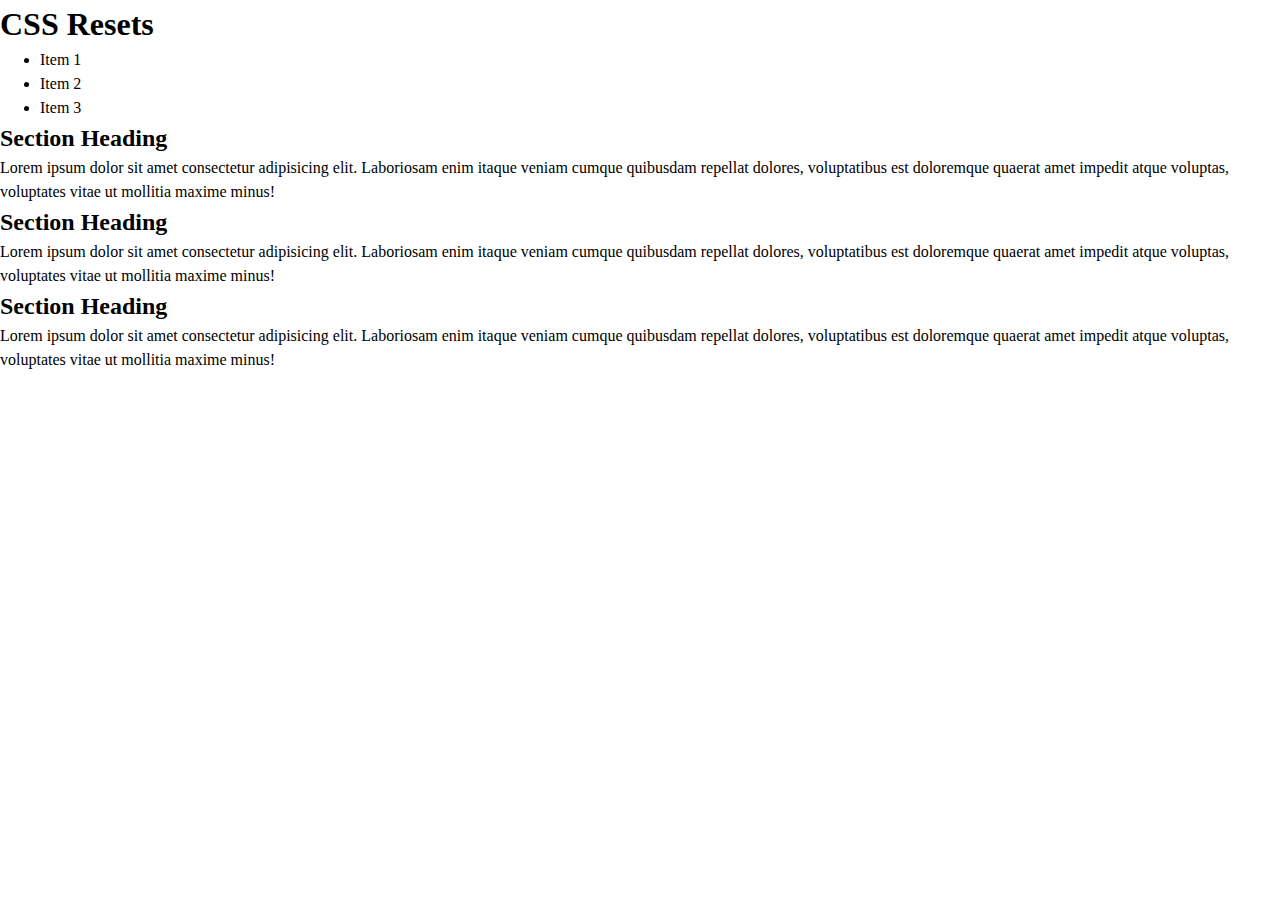
<file: css-resets/index.html>
<!DOCTYPE html>
<html lang="en">
  <head>
    <meta charset="UTF-8" />
    <meta name="viewport" content="width=device-width, initial-scale=1.0" />
    <!-- <link rel="stylesheet" href="simple-reset.css" /> -->
    <link rel="stylesheet" href="comeau-reset.css" />
    <title>CSS Resets</title>
  </head>
  <body>
    <h1>CSS Resets</h1>
    <ul>
      <li>Item 1</li>
      <li>Item 2</li>
      <li>Item 3</li>
    </ul>
    <section>
      <h2>Section Heading</h2>
      <p>
        Lorem ipsum dolor sit amet consectetur adipisicing elit. Laboriosam enim
        itaque veniam cumque quibusdam repellat dolores, voluptatibus est
        doloremque quaerat amet impedit atque voluptas, voluptates vitae ut
        mollitia maxime minus!
      </p>
    </section>
    <section>
      <h2>Section Heading</h2>
      <p>
        Lorem ipsum dolor sit amet consectetur adipisicing elit. Laboriosam enim
        itaque veniam cumque quibusdam repellat dolores, voluptatibus est
        doloremque quaerat amet impedit atque voluptas, voluptates vitae ut
        mollitia maxime minus!
      </p>
    </section>
    <section>
      <h2>Section Heading</h2>
      <p>
        Lorem ipsum dolor sit amet consectetur adipisicing elit. Laboriosam enim
        itaque veniam cumque quibusdam repellat dolores, voluptatibus est
        doloremque quaerat amet impedit atque voluptas, voluptates vitae ut
        mollitia maxime minus!
      </p>
    </section>
    <div class="box"></div>
  </body>
</html>
</file>
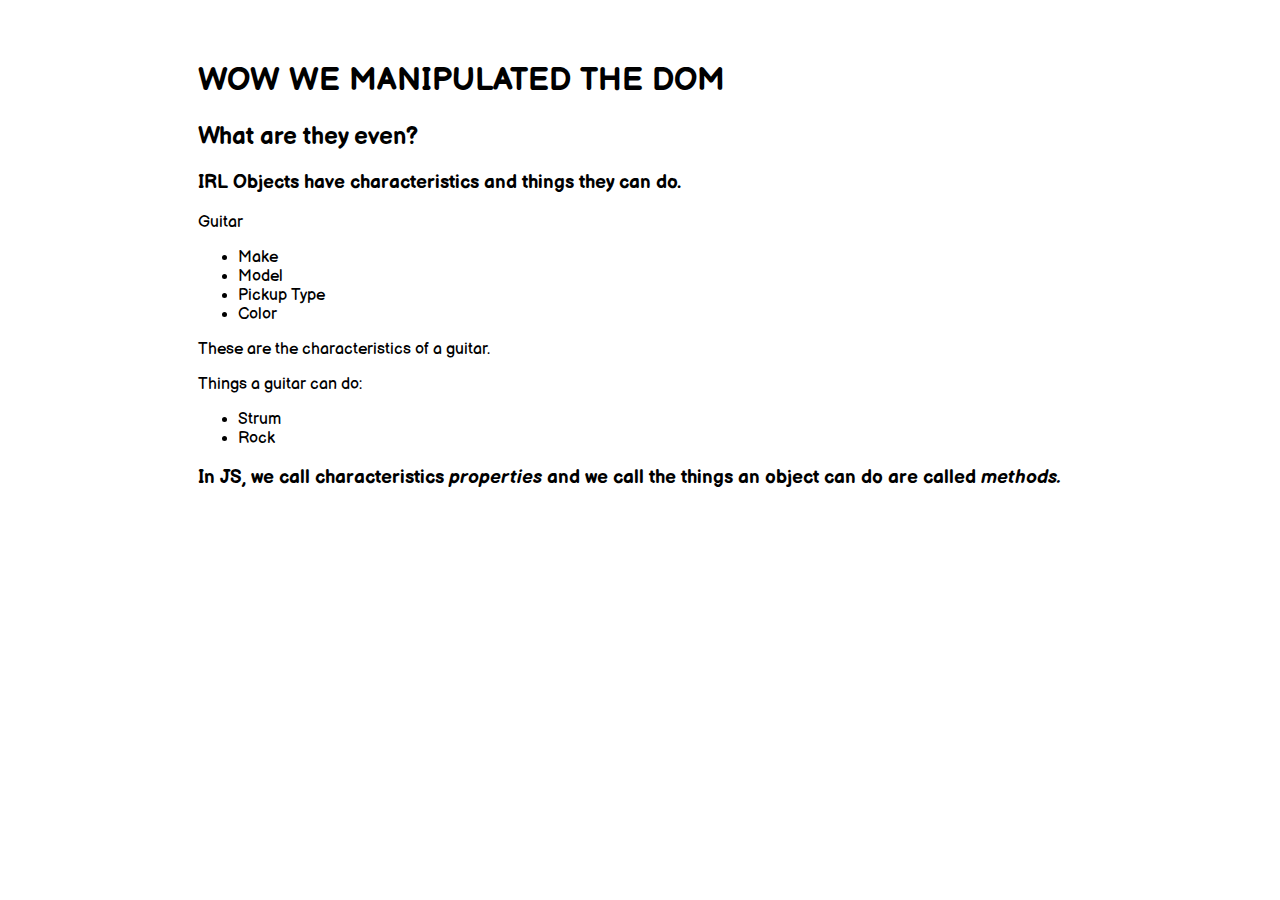
<file: js-objects-DOM/index.html>
<!DOCTYPE html>
<html lang="en">
  <head>
    <meta charset="UTF-8" />
    <meta name="viewport" content="width=device-width, initial-scale=1.0" />
    <link rel="stylesheet" href="style.css" />
    <title>JS Objects and the DOM</title>
  </head>
  <body>
    <div class="container">
      <h1>JavaScript Objects</h1>
      <h2>What are they even?</h2>
      <h3>IRL Objects have characteristics and things they can do.</h3>
      <p>Guitar</p>
      <ul>
        <li>Make</li>
        <li>Model</li>
        <li>Pickup Type</li>
        <li>Color</li>
      </ul>
      <p>These are the characteristics of a guitar.</p>
      <p>Things a guitar can do:</p>
      <ul>
        <li>Strum</li>
        <li>Rock</li>
      </ul>
      <h3>
        In JS, we call characteristics <em>properties</em> and we call the
        things an object can do are called <em>methods.</em>
      </h3>
    </div>
    <script src="./script.js"></script>
  </body>
</html>
</file>
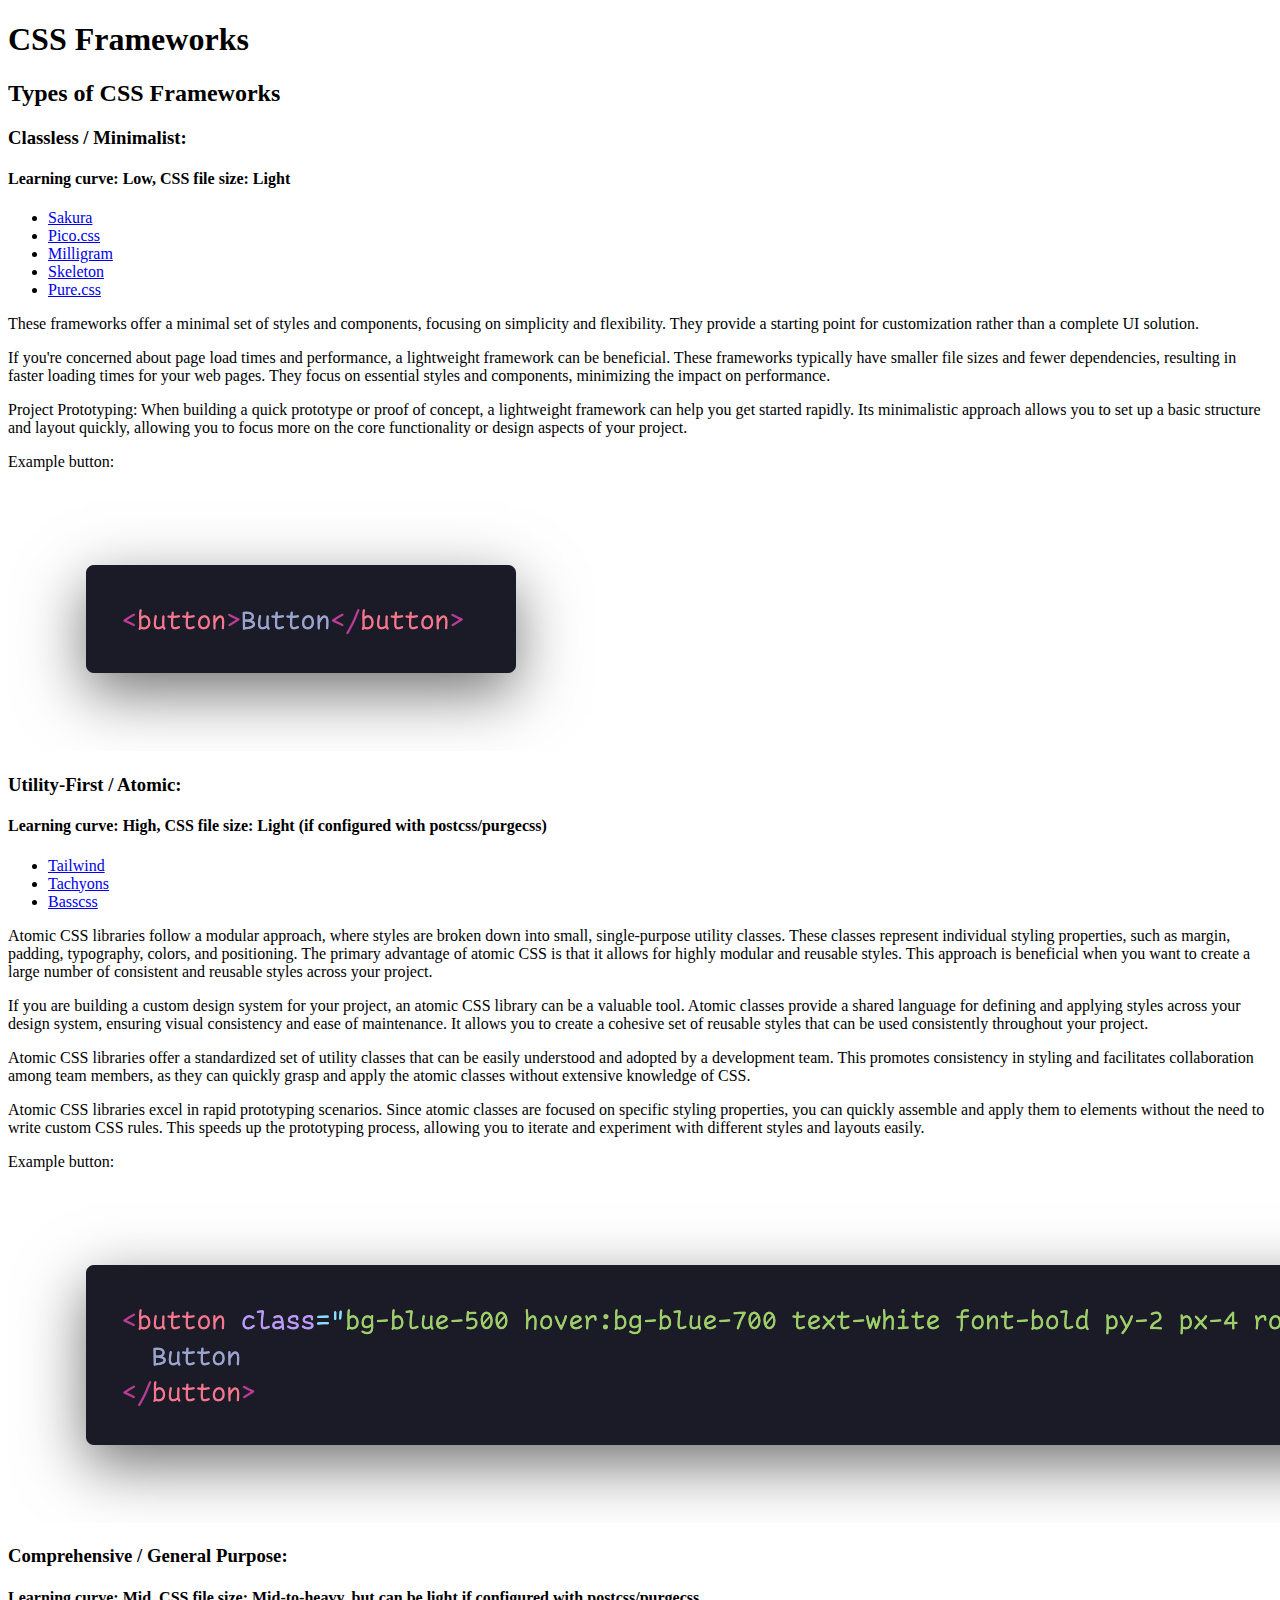
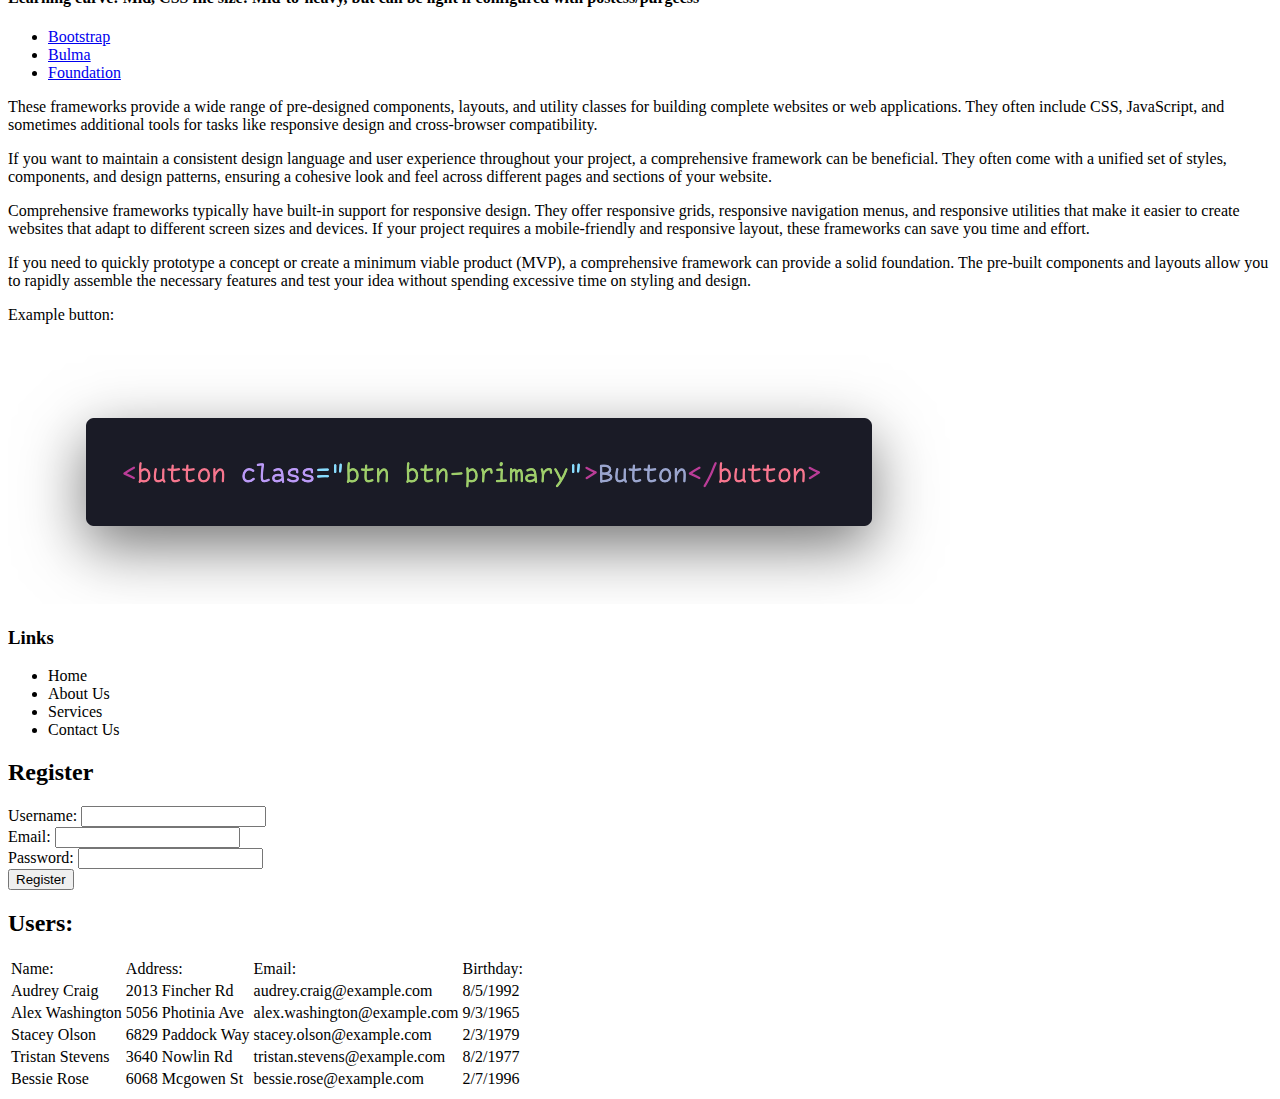
<file: bootstrap/frameworks/index.html>
<!DOCTYPE html>
<html lang="en">
  <head>
    <meta charset="UTF-8" />
    <meta name="viewport" content="width=device-width, initial-scale=1.0" />
    <link
      href="https://cdn.jsdelivr.net/npm/bootstrap@5.3.0/dist/css/bootstrap.min.css"
      rel="stylesheet"
      integrity="sha384-9ndCyUaIbzAi2FUVXJi0CjmCapSmO7SnpJef0486qhLnuZ2cdeRhO02iuK6FUUVM"
      crossorigin="anonymous"
    />
    <title>CSS Frameworks</title>
  </head>
  <body>
    <div class="container">
      <h1>CSS Frameworks</h1>
      <section>
        <main>
          <h2>Types of CSS Frameworks</h2>
          <article>
            <h3>Classless / Minimalist:</h3>
            <h4>Learning curve: Low, CSS file size: Light</h4>
            <ul>
              <li>
                <a href="https://oxal.org/projects/sakura/">Sakura</a>
              </li>
              <li>
                <a href="https://picocss.com/">Pico.css</a>
              </li>
              <li>
                <a href="https://milligram.io/">Milligram</a>
              </li>
              <li>
                <a href="http://getskeleton.com/">Skeleton</a>
              </li>
              <li>
                <a href="https://purecss.io/">Pure.css</a>
              </li>
            </ul>
            <p>
              These frameworks offer a minimal set of styles and components,
              focusing on simplicity and flexibility. They provide a starting
              point for customization rather than a complete UI solution.
            </p>
            <p>
              If you're concerned about page load times and performance, a
              lightweight framework can be beneficial. These frameworks
              typically have smaller file sizes and fewer dependencies,
              resulting in faster loading times for your web pages. They focus
              on essential styles and components, minimizing the impact on
              performance.
            </p>
            <p>
              Project Prototyping: When building a quick prototype or proof of
              concept, a lightweight framework can help you get started rapidly.
              Its minimalistic approach allows you to set up a basic structure
              and layout quickly, allowing you to focus more on the core
              functionality or design aspects of your project.
            </p>
            <p>Example button:</p>
            <img src="./images/button-classless.png" alt="classless button" />
          </article>
          <article>
            <h3>Utility-First / Atomic:</h3>
            <h4>
              Learning curve: High, CSS file size: Light (if configured with
              postcss/purgecss)
            </h4>
            <ul>
              <li>
                <a href="https://tailwindcss.com/">Tailwind</a>
              </li>
              <li>
                <a href="https://tachyons.io/">Tachyons</a>
              </li>
              <li>
                <a href="https://basscss.com/">Basscss</a>
              </li>
            </ul>
            <p>
              Atomic CSS libraries follow a modular approach, where styles are
              broken down into small, single-purpose utility classes. These
              classes represent individual styling properties, such as margin,
              padding, typography, colors, and positioning. The primary
              advantage of atomic CSS is that it allows for highly modular and
              reusable styles. This approach is beneficial when you want to
              create a large number of consistent and reusable styles across
              your project.
            </p>
            <p>
              If you are building a custom design system for your project, an
              atomic CSS library can be a valuable tool. Atomic classes provide
              a shared language for defining and applying styles across your
              design system, ensuring visual consistency and ease of
              maintenance. It allows you to create a cohesive set of reusable
              styles that can be used consistently throughout your project.
            </p>
            <p>
              Atomic CSS libraries offer a standardized set of utility classes
              that can be easily understood and adopted by a development team.
              This promotes consistency in styling and facilitates collaboration
              among team members, as they can quickly grasp and apply the atomic
              classes without extensive knowledge of CSS.
            </p>
            <p>
              Atomic CSS libraries excel in rapid prototyping scenarios. Since
              atomic classes are focused on specific styling properties, you can
              quickly assemble and apply them to elements without the need to
              write custom CSS rules. This speeds up the prototyping process,
              allowing you to iterate and experiment with different styles and
              layouts easily.
            </p>
            <p>Example button:</p>
            <img src="./images/button-atomic.png" alt="Atomic Button" />
          </article>
          <article>
            <h3>Comprehensive / General Purpose:</h3>
            <h4>
              Learning curve: Mid, CSS file size: Mid-to-heavy, but can be light
              if configured with postcss/purgecss
            </h4>
            <ul>
              <li>
                <a href="https://getbootstrap.com/">Bootstrap</a>
              </li>
              <li>
                <a href="https://bulma.io/">Bulma</a>
              </li>
              <li>
                <a href="https://get.foundation/">Foundation</a>
              </li>
            </ul>
            <p>
              These frameworks provide a wide range of pre-designed components,
              layouts, and utility classes for building complete websites or web
              applications. They often include CSS, JavaScript, and sometimes
              additional tools for tasks like responsive design and
              cross-browser compatibility.
            </p>
            <p>
              If you want to maintain a consistent design language and user
              experience throughout your project, a comprehensive framework can
              be beneficial. They often come with a unified set of styles,
              components, and design patterns, ensuring a cohesive look and feel
              across different pages and sections of your website.
            </p>
            <p>
              Comprehensive frameworks typically have built-in support for
              responsive design. They offer responsive grids, responsive
              navigation menus, and responsive utilities that make it easier to
              create websites that adapt to different screen sizes and devices.
              If your project requires a mobile-friendly and responsive layout,
              these frameworks can save you time and effort.
            </p>
            <p>
              If you need to quickly prototype a concept or create a minimum
              viable product (MVP), a comprehensive framework can provide a
              solid foundation. The pre-built components and layouts allow you
              to rapidly assemble the necessary features and test your idea
              without spending excessive time on styling and design.
            </p>
            <p>Example button:</p>
            <img
              src="./images/button-comprehensive.png"
              alt="Comprehensive Button"
            />
          </article>
        </main>
        <aside>
          <article>
            <h3>Links</h3>
            <ul>
              <li>Home</li>
              <li>About Us</li>
              <li>Services</li>
              <li>Contact Us</li>
            </ul>
          </article>
        </aside>
      </section>
      <div class="row">
        <section class="col">
          <div class="card">
            <h2 class="card-header">Register</h2>
            <div class="card-body">
              <form>
                <div class="mb-3">
                  <label class="form-label" for="username">Username:</label>
                  <input
                    class="form-control"
                    type="text"
                    name="username"
                    id="username"
                  />
                </div>
                <div class="mb-3">
                  <label class="form-label" for="email">Email:</label>
                  <input
                    class="form-control"
                    type="text"
                    name="email"
                    id="email"
                  />
                </div>
                <div class="mb-3">
                  <label class="form-label" for="password">Password:</label>
                  <input
                    class="form-control"
                    type="password"
                    name="password"
                    id="password"
                  />
                </div>
                <div class="text-end">
                  <button class="btn btn-primary">Register</button>
                </div>
              </form>
            </div>
          </div>
        </section>
        <section class="col-8">
          <h2>Users:</h2>
          <table class="table table-striped table-hover">
            <thead>
              <tr>
                <td>Name:</td>
                <td>Address:</td>
                <td>Email:</td>
                <td>Birthday:</td>
              </tr>
            </thead>
            <tbody>
              <tr>
                <td>Audrey Craig</td>
                <td>2013 Fincher Rd</td>
                <td>audrey.craig@example.com</td>
                <td>8/5/1992</td>
              </tr>
              <tr>
                <td>Alex Washington</td>
                <td>5056 Photinia Ave</td>
                <td>alex.washington@example.com</td>
                <td>9/3/1965</td>
              </tr>
              <tr>
                <td>Stacey Olson</td>
                <td>6829 Paddock Way</td>
                <td>stacey.olson@example.com</td>
                <td>2/3/1979</td>
              </tr>
              <tr>
                <td>Tristan Stevens</td>
                <td>3640 Nowlin Rd</td>
                <td>tristan.stevens@example.com</td>
                <td>8/2/1977</td>
              </tr>
              <tr>
                <td>Bessie Rose</td>
                <td>6068 Mcgowen St</td>
                <td>bessie.rose@example.com</td>
                <td>2/7/1996</td>
              </tr>
            </tbody>
          </table>
        </section>
      </div>
    </div>
  </body>
</html>
</file>
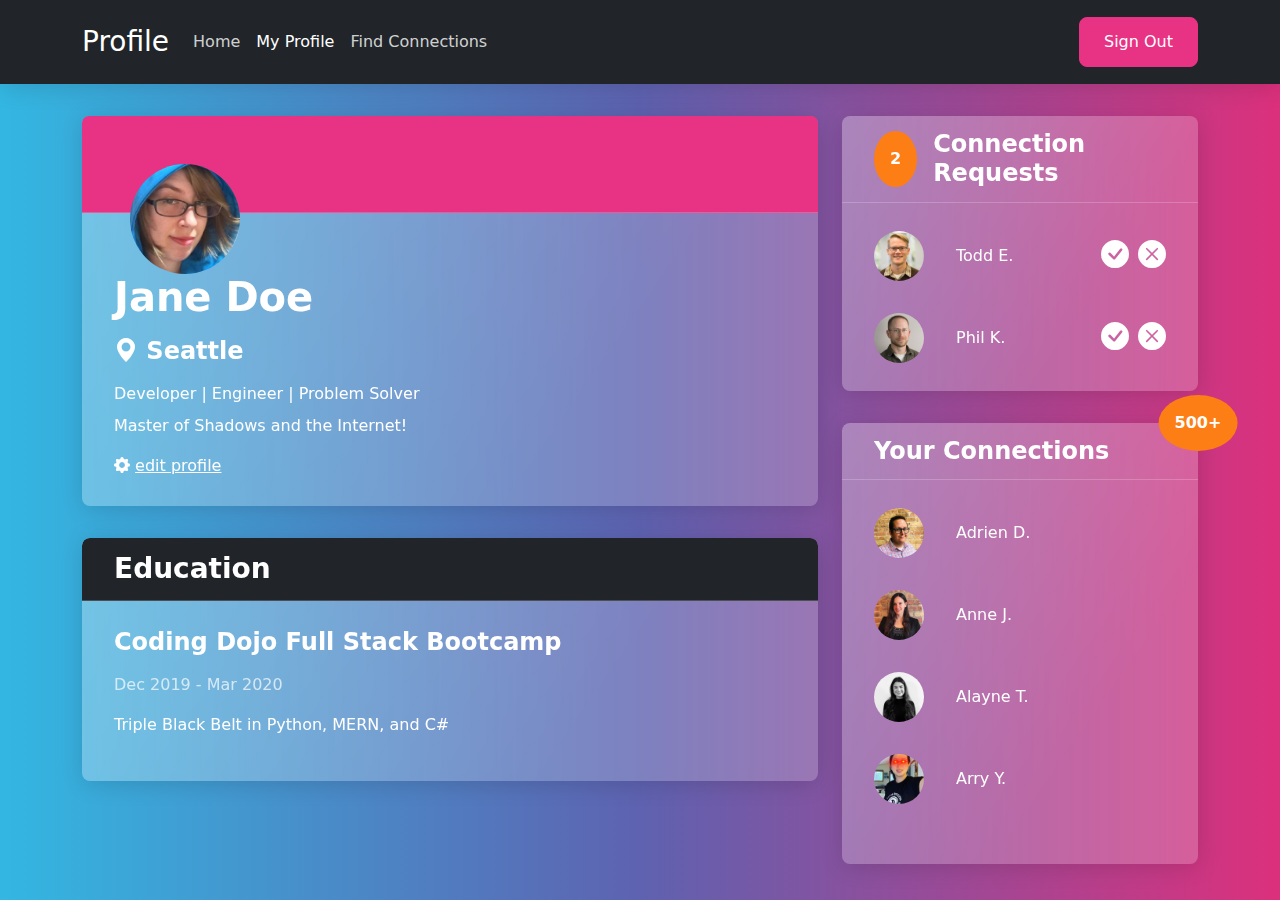
<file: bootstrap/profile-page-responsive/index.html>
<!DOCTYPE html>
<html lang="en" data-bs-theme="dark">
  <head>
    <meta charset="UTF-8" />
    <meta name="viewport" content="width=device-width, initial-scale=1.0" />
    <link rel="stylesheet" href="./bootstrap.min.css" />
    <link
      rel="stylesheet"
      href="https://cdn.jsdelivr.net/npm/bootstrap-icons@1.10.5/font/bootstrap-icons.css" />
    <link rel="stylesheet" href="style.css" />
    <title>Profile Page</title>
  </head>
  <body>
    <nav
      class="navbar navbar-expand-lg bg-dark mb-3 shadow"
      data-bs-theme="dark">
      <div class="container">
        <a class="navbar-brand fs-3" href="#">Profile</a>
        <button
          class="navbar-toggler"
          type="button"
          data-bs-toggle="collapse"
          data-bs-target="#navbarNav"
          aria-controls="navbarNav"
          aria-expanded="false"
          aria-label="Toggle navigation">
          <span class="navbar-toggler-icon"></span>
        </button>
        <div class="collapse navbar-collapse" id="navbarNav">
          <ul class="navbar-nav">
            <li class="nav-item">
              <a class="nav-link" href="#">Home</a>
            </li>
            <li class="nav-item">
              <a class="nav-link active" href="#" aria-current="page"
                >My Profile</a
              >
            </li>
            <li class="nav-item">
              <a class="nav-link" href="#">Find Connections</a>
            </li>
          </ul>
          <button class="btn btn-primary ms-auto">Sign Out</button>
        </div>
      </div>
    </nav>
    <div class="container">
      <section class="row">
        <main class="col-lg-8 col-sm-12">
          <div class="card shadow mb-3">
            <div class="card-header bg-primary p-4">
              <img
                src="./images/jane-m.jpg"
                alt="Jane Doe"
                class="rounded-circle avatar position-absolute" />
            </div>
            <div class="card-body">
              <h1 class="mt-3">Jane Doe</h1>
              <h4><i class="bi bi-geo-alt-fill"></i> Seattle</h4>
              <p class="mb-1">Developer | Engineer | Problem Solver</p>
              <p>Master of Shadows and the Internet!</p>
              <a href="#"><i class="bi bi-gear-fill"></i></a>
              <a href="#">edit profile</a>
            </div>
          </div>
          <div class="card shadow mb-3 overflow-hidden">
            <h3 class="card-header bg-dark">Education</h3>
            <div class="card-body">
              <h4>Coding Dojo Full Stack Bootcamp</h4>
              <p class="text-muted">Dec 2019 - Mar 2020</p>
              <p>Triple Black Belt in Python, MERN, and C#</p>
            </div>
          </div>
        </main>
        <aside class="col-lg-4 col-sm-12">
          <div class="card shadow mb-3">
            <div
              class="card-header d-flex justify-content-start align-items-center gap-2">
              <span class="notification p-2 bg-danger rounded-circle">2</span>
              <h4 class="mb-0">Connection Requests</h4>
            </div>
            <div class="card-body">
              <div
                class="d-flex justify-content-between align-items-center mb-3">
                <div
                  class="d-flex justify-content-between align-items-center gap-3">
                  <img
                    src="./images/todd-s.jpg"
                    alt="Todd"
                    class="avatar-sm rounded-circle" />
                  <p class="mb-0">Todd E.</p>
                </div>
                <div class="fs-3">
                  <i class="bi bi-check-circle-fill"></i>
                  <i class="bi bi-x-circle-fill"></i>
                </div>
              </div>
              <div class="d-flex justify-content-between align-items-center">
                <div
                  class="d-flex justify-content-between align-items-center gap-3">
                  <img
                    src="./images/phil-s.jpg"
                    alt="Phil"
                    class="avatar-sm rounded-circle" />
                  <p class="mb-0">Phil K.</p>
                </div>
                <div class="fs-3">
                  <i class="bi bi-check-circle-fill"></i>
                  <i class="bi bi-x-circle-fill"></i>
                </div>
              </div>
            </div>
          </div>
          <div class="card shadow mb-3">
            <div class="card-header">
              <h4 class="mb-0">Your Connections</h4>
              <span
                class="position-absolute top-0 start-100 translate-middle p-2 bg-danger rounded-circle">
                500+
              </span>
            </div>
            <div class="card-body">
              <div
                class="d-flex justify-content-between align-items-center mb-3">
                <div
                  class="d-flex justify-content-between align-items-center gap-3">
                  <img
                    src="./images/adrien-s.jpg"
                    alt="Adrien"
                    class="avatar-sm rounded-circle" />
                  <p class="mb-0">Adrien D.</p>
                </div>
              </div>
              <div
                class="d-flex justify-content-between align-items-center mb-3">
                <div
                  class="d-flex justify-content-between align-items-center gap-3">
                  <img
                    src="./images/anne-s.jpg"
                    alt="Anne"
                    class="avatar-sm rounded-circle" />
                  <p class="mb-0">Anne J.</p>
                </div>
              </div>
              <div
                class="d-flex justify-content-between align-items-center mb-3">
                <div
                  class="d-flex justify-content-between align-items-center gap-3">
                  <img
                    src="./images/alayne-s.jpg"
                    alt="Alayne"
                    class="avatar-sm rounded-circle" />
                  <p class="mb-0">Alayne T.</p>
                </div>
              </div>
              <div
                class="d-flex justify-content-between align-items-center mb-3">
                <div
                  class="d-flex justify-content-between align-items-center gap-3">
                  <img
                    src="./images/arry-s.jpg"
                    alt="Arry"
                    class="avatar-sm rounded-circle" />
                  <p class="mb-0">Arry Y.</p>
                </div>
              </div>
            </div>
          </div>
        </aside>
      </section>
    </div>
    <script src="./bootstrap-5.3.0-dist/js/bootstrap.bundle.min.js"></script>
  </body>
</html>
</file>
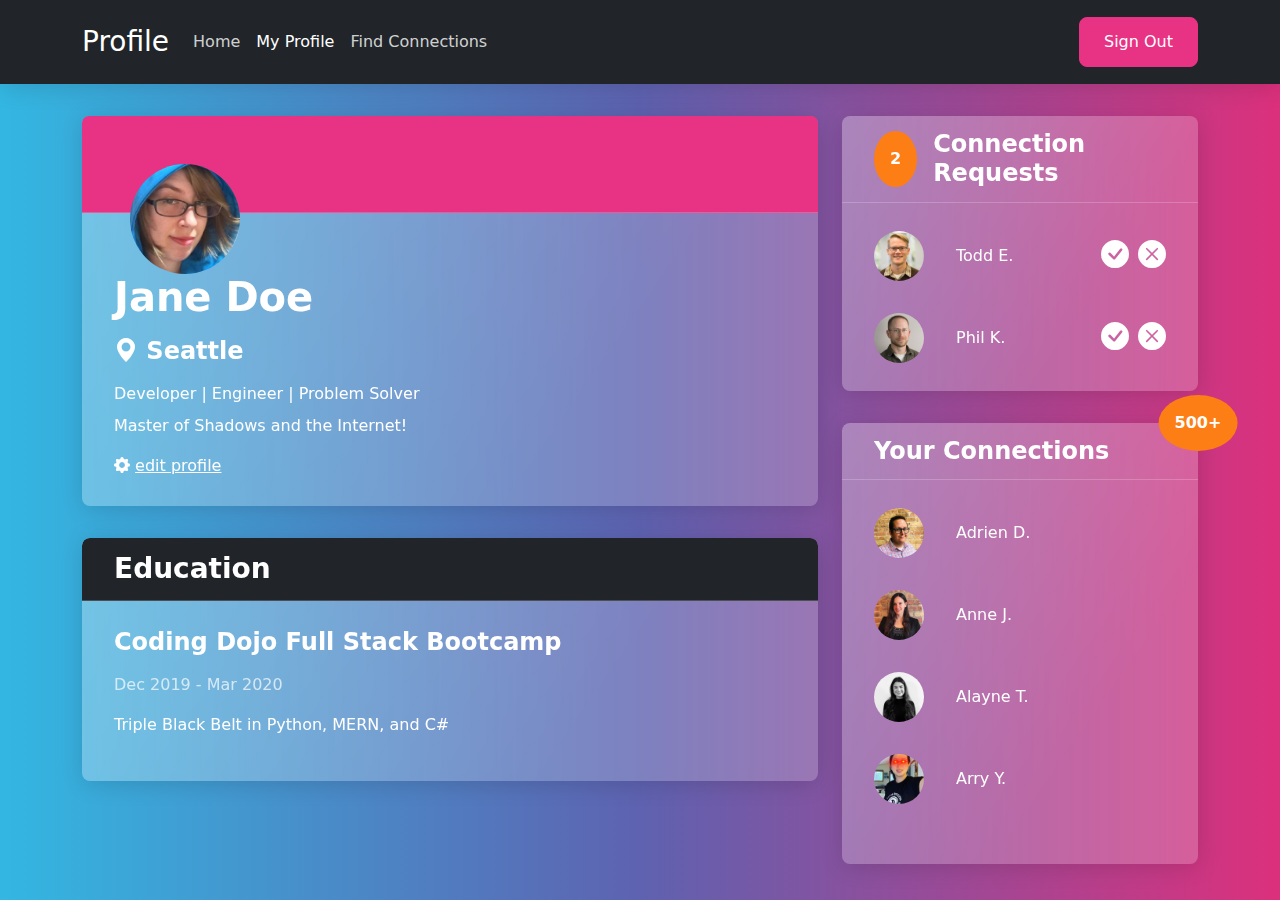
<file: bootstrap/profile-page/index.html>
<!DOCTYPE html>
<html lang="en" data-bs-theme="dark">
  <head>
    <meta charset="UTF-8" />
    <meta name="viewport" content="width=device-width, initial-scale=1.0" />
    <link rel="stylesheet" href="./bootstrap.min.css" />
    <link
      rel="stylesheet"
      href="https://cdn.jsdelivr.net/npm/bootstrap-icons@1.10.5/font/bootstrap-icons.css" />
    <link rel="stylesheet" href="style.css" />
    <title>Profile Page</title>
  </head>
  <body>
    <nav
      class="navbar navbar-expand-lg bg-dark mb-3 shadow"
      data-bs-theme="dark">
      <div class="container">
        <a class="navbar-brand fs-3" href="#">Profile</a>
        <button
          class="navbar-toggler"
          type="button"
          data-bs-toggle="collapse"
          data-bs-target="#navbarNav"
          aria-controls="navbarNav"
          aria-expanded="false"
          aria-label="Toggle navigation">
          <span class="navbar-toggler-icon"></span>
        </button>
        <div class="collapse navbar-collapse" id="navbarNav">
          <ul class="navbar-nav">
            <li class="nav-item">
              <a class="nav-link" href="#">Home</a>
            </li>
            <li class="nav-item">
              <a class="nav-link active" href="#" aria-current="page"
                >My Profile</a
              >
            </li>
            <li class="nav-item">
              <a class="nav-link" href="#">Find Connections</a>
            </li>
          </ul>
        </div>
        <button class="btn btn-primary">Sign Out</button>
      </div>
    </nav>
    <div class="container">
      <section class="row">
        <main class="col-8">
          <div class="card shadow mb-3">
            <div class="card-header bg-primary p-4">
              <img
                src="./images/jane-m.jpg"
                alt="Jane Doe"
                class="rounded-circle avatar position-absolute" />
            </div>
            <div class="card-body">
              <h1 class="mt-3">Jane Doe</h1>
              <h4><i class="bi bi-geo-alt-fill"></i> Seattle</h4>
              <p class="mb-1">Developer | Engineer | Problem Solver</p>
              <p>Master of Shadows and the Internet!</p>
              <a href="#"><i class="bi bi-gear-fill"></i></a>
              <a href="#">edit profile</a>
            </div>
          </div>
          <div class="card shadow mb-3 overflow-hidden">
            <h3 class="card-header bg-dark">Education</h3>
            <div class="card-body">
              <h4>Coding Dojo Full Stack Bootcamp</h4>
              <p class="text-muted">Dec 2019 - Mar 2020</p>
              <p>Triple Black Belt in Python, MERN, and C#</p>
            </div>
          </div>
        </main>
        <aside class="col-4">
          <div class="card shadow mb-3">
            <div
              class="card-header d-flex justify-content-start align-items-center gap-2">
              <span class="notification p-2 bg-danger rounded-circle">2</span>
              <h4 class="mb-0">Connection Requests</h4>
            </div>
            <div class="card-body">
              <div
                class="d-flex justify-content-between align-items-center mb-3">
                <div
                  class="d-flex justify-content-between align-items-center gap-3">
                  <img
                    src="./images/todd-s.jpg"
                    alt="Todd"
                    class="avatar-sm rounded-circle" />
                  <p class="mb-0">Todd E.</p>
                </div>
                <div class="fs-3">
                  <i class="bi bi-check-circle-fill"></i>
                  <i class="bi bi-x-circle-fill"></i>
                </div>
              </div>
              <div class="d-flex justify-content-between align-items-center">
                <div
                  class="d-flex justify-content-between align-items-center gap-3">
                  <img
                    src="./images/phil-s.jpg"
                    alt="Phil"
                    class="avatar-sm rounded-circle" />
                  <p class="mb-0">Phil K.</p>
                </div>
                <div class="fs-3">
                  <i class="bi bi-check-circle-fill"></i>
                  <i class="bi bi-x-circle-fill"></i>
                </div>
              </div>
            </div>
          </div>
          <div class="card shadow mb-3">
            <div class="card-header">
              <h4 class="mb-0">Your Connections</h4>
              <span
                class="position-absolute top-0 start-100 translate-middle p-2 bg-danger rounded-circle">
                500+
              </span>
            </div>
            <div class="card-body">
              <div
                class="d-flex justify-content-between align-items-center mb-3">
                <div
                  class="d-flex justify-content-between align-items-center gap-3">
                  <img
                    src="./images/adrien-s.jpg"
                    alt="Adrien"
                    class="avatar-sm rounded-circle" />
                  <p class="mb-0">Adrien D.</p>
                </div>
              </div>
              <div
                class="d-flex justify-content-between align-items-center mb-3">
                <div
                  class="d-flex justify-content-between align-items-center gap-3">
                  <img
                    src="./images/anne-s.jpg"
                    alt="Anne"
                    class="avatar-sm rounded-circle" />
                  <p class="mb-0">Anne J.</p>
                </div>
              </div>
              <div
                class="d-flex justify-content-between align-items-center mb-3">
                <div
                  class="d-flex justify-content-between align-items-center gap-3">
                  <img
                    src="./images/alayne-s.jpg"
                    alt="Alayne"
                    class="avatar-sm rounded-circle" />
                  <p class="mb-0">Alayne T.</p>
                </div>
              </div>
              <div
                class="d-flex justify-content-between align-items-center mb-3">
                <div
                  class="d-flex justify-content-between align-items-center gap-3">
                  <img
                    src="./images/arry-s.jpg"
                    alt="Arry"
                    class="avatar-sm rounded-circle" />
                  <p class="mb-0">Arry Y.</p>
                </div>
              </div>
            </div>
          </div>
        </aside>
      </section>
    </div>
  </body>
</html>
</file>
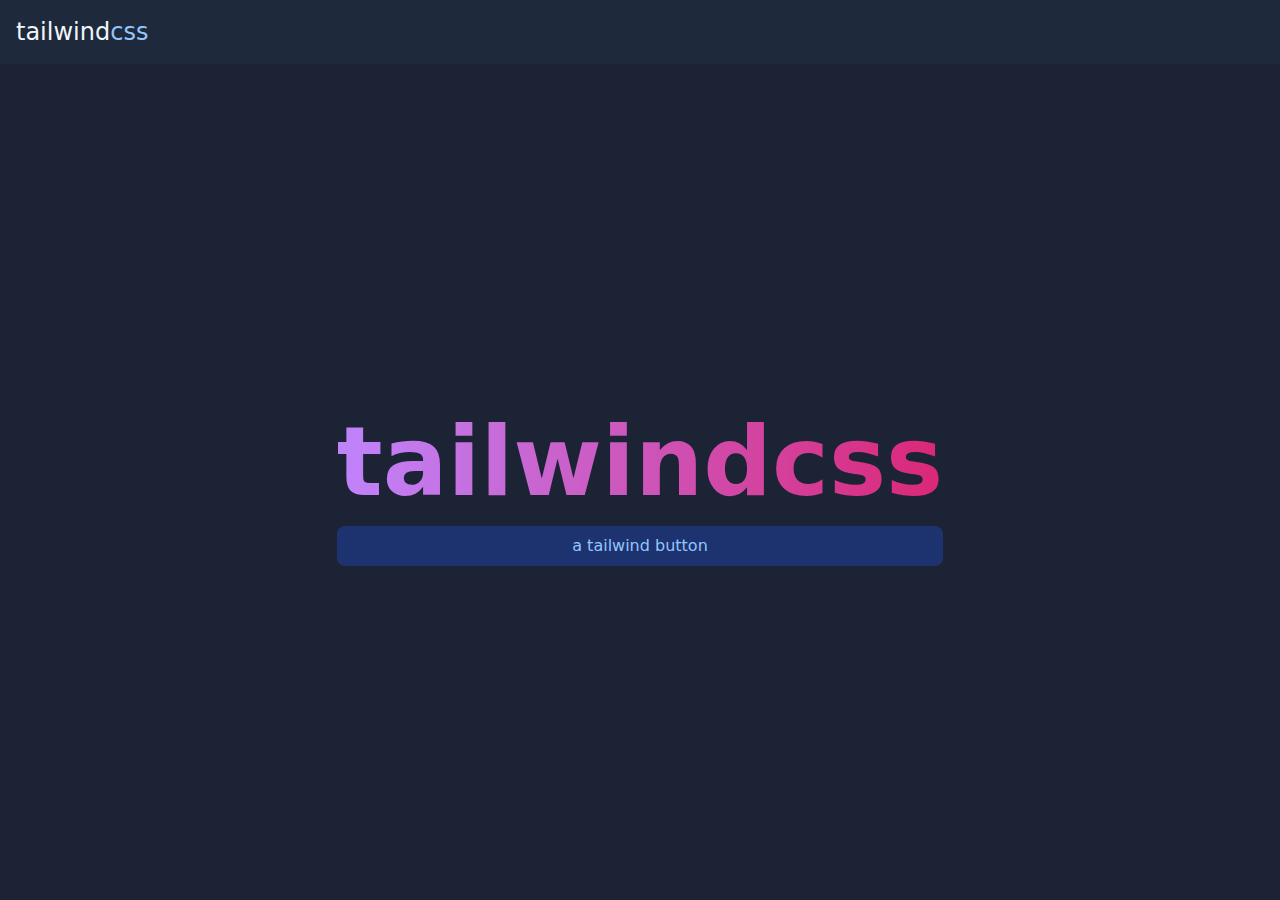
<file: bootstrap/tailwind/src/index.html>
<!DOCTYPE html>
<html lang="en">
  <head>
    <meta charset="UTF-8" />
    <meta name="viewport" content="width=device-width, initial-scale=1.0" />
    <link rel="stylesheet" href="../dist/styles.css" />
    <title>Tailwind CSS</title>
  </head>
  <body class="bg-slate-900/95">
    <div class="flex h-screen flex-col">
      <header class="mb-4 bg-slate-800 text-slate-100">
        <div class="px-4 py-4 sm:container">
          <h1 class="text-2xl">
            tailwind<span class="text-blue-300">css</span>
          </h1>
        </div>
      </header>
      <main class="flex-grow px-4 sm:container">
        <div class="grid h-full place-content-center">
          <article>
            <h2
              class="mb-4 bg-gradient-to-r from-purple-400 to-pink-600 bg-clip-text text-6xl font-extrabold text-transparent md:text-8xl">
              tailwindcss
            </h2>
            <button
              class="w-full rounded-lg bg-blue-900/70 px-6 py-2 text-blue-300 transition-all hover:bg-blue-900 hover:text-blue-200">
              a tailwind button
            </button>
          </article>
        </div>
      </main>
    </div>
  </body>
</html>
</file>
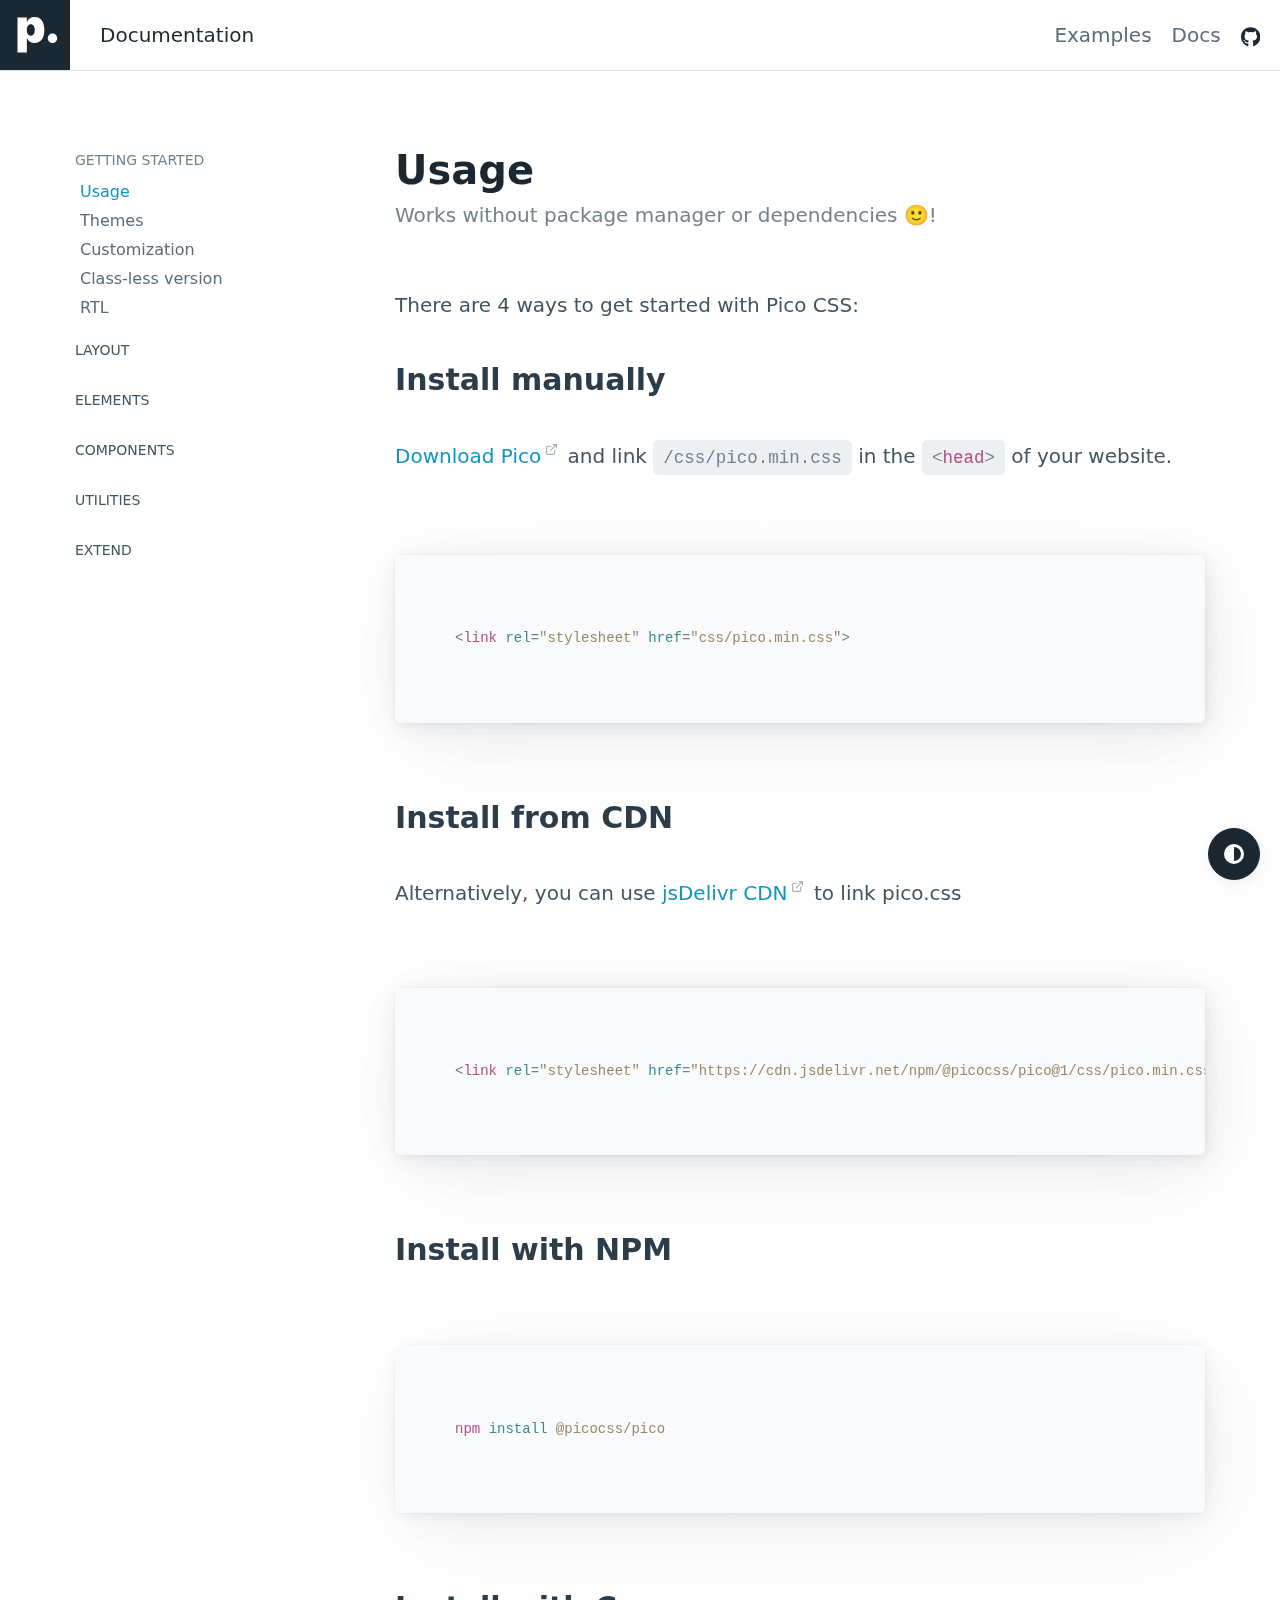
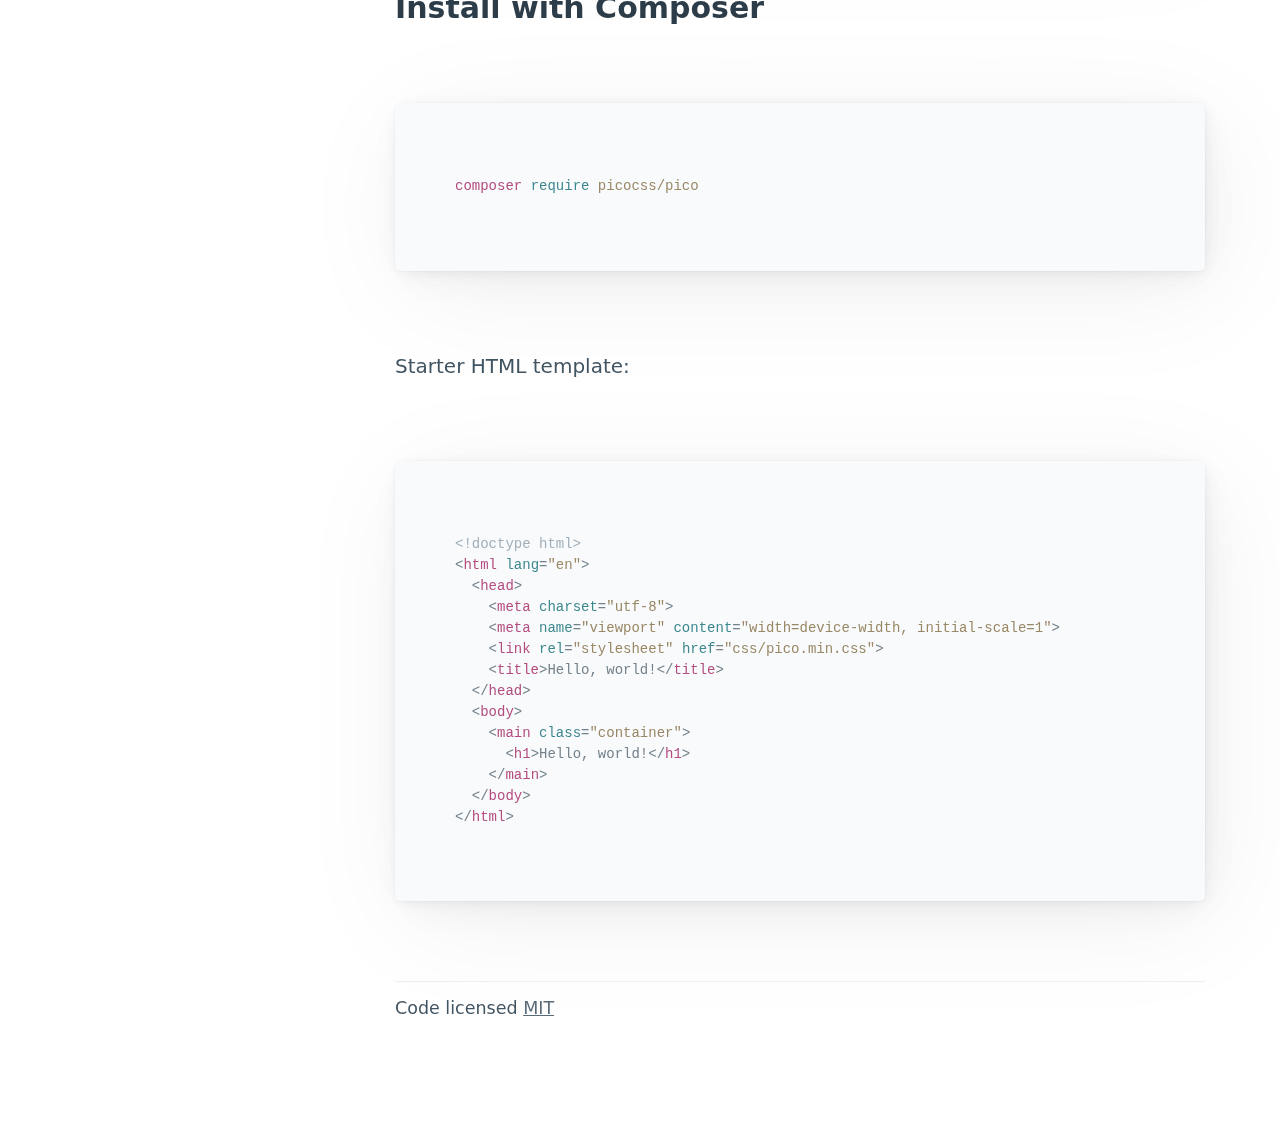
<file: bootstrap/frameworks/pico-1.5.10/docs/index.html>
<!doctype html><html lang="en"><head><meta charset="utf-8"><meta name="viewport" content="width=device-width,initial-scale=1"><title>Documentation • Pico CSS</title><meta name="description" content="Pico works without package manager or dependencies! There are 4 ways to get started with Pico CSS: manually, from a CDN, with NPM, or with Composer."><link rel="shortcut icon" href="https://picocss.com/favicon.ico"><link rel="stylesheet" href="../css/pico.min.css"><link rel="stylesheet" href="css/pico.docs.min.css"><link rel="canonical" href="https://picocss.com/docs/"></head><body><nav class="container-fluid"><ul><li><a href="https://picocss.com" aria-label="Back home"><svg aria-hidden="true" focusable="false" role="img" xmlns="http://www.w3.org/2000/svg" viewBox="0 0 1000 1000" height="56px"><path fill="currentColor" d="M633.43 429.23c0 118.38-49.76 184.72-138.87 184.72-53 0-92.04-25.37-108.62-67.32h-2.6v203.12H250V249.7h133.67v64.72h2.28c17.24-43.9 55.3-69.92 107-69.92 90.4 0 140.48 66.02 140.48 184.73zm-136.6 0c0-49.76-22.1-81.96-56.9-81.96s-56.9 32.2-57.24 82.28c.33 50.4 22.1 81.63 57.24 81.63 35.12 0 56.9-31.87 56.9-81.95zM682.5 547.5c0-37.32 30.18-67.5 67.5-67.5s67.5 30.18 67.5 67.5S787.32 615 750 615s-67.5-30.18-67.5-67.5z"/></svg></a></li><li>Documentation</li></ul><ul><li><a href="https://picocss.com#examples" class="secondary">Examples</a></li><li><a href="./" class="secondary">Docs</a></li><li><a href="https://github.com/picocss/pico" class="contrast" aria-label="Pico GitHub repository"><svg aria-hidden="true" focusable="false" role="img" xmlns="http://www.w3.org/2000/svg" viewBox="0 0 496 512" height="16px"><path fill="currentColor" d="M165.9 397.4c0 2-2.3 3.6-5.2 3.6-3.3.3-5.6-1.3-5.6-3.6 0-2 2.3-3.6 5.2-3.6 3-.3 5.6 1.3 5.6 3.6zm-31.1-4.5c-.7 2 1.3 4.3 4.3 4.9 2.6 1 5.6 0 6.2-2s-1.3-4.3-4.3-5.2c-2.6-.7-5.5.3-6.2 2.3zm44.2-1.7c-2.9.7-4.9 2.6-4.6 4.9.3 2 2.9 3.3 5.9 2.6 2.9-.7 4.9-2.6 4.6-4.6-.3-1.9-3-3.2-5.9-2.9zM244.8 8C106.1 8 0 113.3 0 252c0 110.9 69.8 205.8 169.5 239.2 12.8 2.3 17.3-5.6 17.3-12.1 0-6.2-.3-40.4-.3-61.4 0 0-70 15-84.7-29.8 0 0-11.4-29.1-27.8-36.6 0 0-22.9-15.7 1.6-15.4 0 0 24.9 2 38.6 25.8 21.9 38.6 58.6 27.5 72.9 20.9 2.3-16 8.8-27.1 16-33.7-55.9-6.2-112.3-14.3-112.3-110.5 0-27.5 7.6-41.3 23.6-58.9-2.6-6.5-11.1-33.3 2.6-67.9 20.9-6.5 69 27 69 27 20-5.6 41.5-8.5 62.8-8.5s42.8 2.9 62.8 8.5c0 0 48.1-33.6 69-27 13.7 34.7 5.2 61.4 2.6 67.9 16 17.7 25.8 31.5 25.8 58.9 0 96.5-58.9 104.2-114.8 110.5 9.2 7.9 17 22.9 17 46.4 0 33.7-.3 75.4-.3 83.6 0 6.5 4.6 14.4 17.3 12.1C428.2 457.8 496 362.9 496 252 496 113.3 383.5 8 244.8 8zM97.2 352.9c-1.3 1-1 3.3.7 5.2 1.6 1.6 3.9 2.3 5.2 1 1.3-1 1-3.3-.7-5.2-1.6-1.6-3.9-2.3-5.2-1zm-10.8-8.1c-.7 1.3.3 2.9 2.3 3.9 1.6 1 3.6.7 4.3-.7.7-1.3-.3-2.9-2.3-3.9-2-.6-3.6-.3-4.3.7zm32.4 35.6c-1.6 1.3-1 4.3 1.3 6.2 2.3 2.3 5.2 2.6 6.5 1 1.3-1.3.7-4.3-1.3-6.2-2.2-2.3-5.2-2.6-6.5-1zm-11.4-14.7c-1.6 1-1.6 3.6 0 5.9 1.6 2.3 4.3 3.3 5.6 2.3 1.6-1.3 1.6-3.9 0-6.2-1.4-2.3-4-3.3-5.6-2z"></path></svg></a></li></ul></nav><main class="container" id="docs"><aside><nav class="closed-on-mobile"><a href="./" class="secondary" id="toggle-docs-navigation"><svg xmlns="http://www.w3.org/2000/svg" class="expand" fill="currentColor" viewBox="0 0 16 16" height="16px"><title>Expand</title><path fill-rule="evenodd" d="M1 8a.5.5 0 0 1 .5-.5h13a.5.5 0 0 1 0 1h-13A.5.5 0 0 1 1 8zM7.646.146a.5.5 0 0 1 .708 0l2 2a.5.5 0 0 1-.708.708L8.5 1.707V5.5a.5.5 0 0 1-1 0V1.707L6.354 2.854a.5.5 0 1 1-.708-.708l2-2zM8 10a.5.5 0 0 1 .5.5v3.793l1.146-1.147a.5.5 0 0 1 .708.708l-2 2a.5.5 0 0 1-.708 0l-2-2a.5.5 0 0 1 .708-.708L7.5 14.293V10.5A.5.5 0 0 1 8 10z"></path></svg> <svg xmlns="http://www.w3.org/2000/svg" class="collapse" fill="currentColor" viewBox="0 0 16 16" height="16px"><title>Collapse</title><path fill-rule="evenodd" d="M1 8a.5.5 0 0 1 .5-.5h13a.5.5 0 0 1 0 1h-13A.5.5 0 0 1 1 8zm7-8a.5.5 0 0 1 .5.5v3.793l1.146-1.147a.5.5 0 0 1 .708.708l-2 2a.5.5 0 0 1-.708 0l-2-2a.5.5 0 1 1 .708-.708L7.5 4.293V.5A.5.5 0 0 1 8 0zm-.5 11.707l-1.146 1.147a.5.5 0 0 1-.708-.708l2-2a.5.5 0 0 1 .708 0l2 2a.5.5 0 0 1-.708.708L8.5 11.707V15.5a.5.5 0 0 1-1 0v-3.793z"></path></svg> Table of contents</a><details><summary>Getting started</summary><ul><li><a href="./" id="start-link" class="secondary">Usage</a></li><li><a href="./themes.html" id="themes-link" class="secondary">Themes</a></li><li><a href="./customization.html" id="customization-link" class="secondary">Customization</a></li><li><a href="./classless.html" id="classless-link" class="secondary">Class-less version</a></li><li><a href="./rtl.html" id="rtl-link" class="secondary">RTL</a></li></ul></details><details><summary>Layout</summary><ul><li><a href="./containers.html" id="containers-link" class="secondary">Containers</a></li><li><a href="./grid.html" id="grid-link" class="secondary">Grid</a></li><li><a href="./scroller.html" id="scroller-link" class="secondary">Horizontal scroller</a></li></ul></details><details><summary>Elements</summary><ul><li><a href="./typography.html" id="typography-link" class="secondary">Typography</a></li><li><a href="./buttons.html" id="buttons-link" class="secondary">Buttons</a></li><li><a href="./forms.html" id="forms-link" class="secondary">Forms</a></li><li><a href="./tables.html" id="tables-link" class="secondary">Tables</a></li></ul></details><details><summary>Components</summary><ul><li><a href="./accordions.html" id="accordions-link" class="secondary">Accordions</a></li><li><a href="./cards.html" id="cards-link" class="secondary">Cards</a></li><li><a href="./dropdowns.html" id="dropdowns-link" class="secondary">Dropdowns</a></li><li><a href="./modal.html" id="modal-link" class="secondary">Modal</a></li><li><a href="./navs.html" id="navs-link" class="secondary">Navs</a></li><li><a href="./progress.html" id="progress-link" class="secondary">Progress</a></li></ul></details><details><summary>Utilities</summary><ul><li><a href="./loading.html" id="loading-link" class="secondary">Loading</a></li><li><a href="./tooltips.html" id="tooltips-link" class="secondary">Tooltips</a></li></ul></details><details><summary>Extend</summary><ul><li><a href="./we-love-classes.html" id="we-love-classes-link" class="secondary">We love .classes</a></li></ul></details></nav><script>const activeLink=document.querySelector("aside a#start-link"),parentAccordion=activeLink.closest("details");activeLink.setAttribute("aria-current","page"),parentAccordion.setAttribute("open","true")</script></aside><div role="document"><section id="start"><hgroup><h1>Usage</h1><h2>Works without package manager or dependencies 🙂!</h2></hgroup><p>There are 4 ways to get started with Pico CSS:</p><h3>Install manually</h3><p><a href="https://github.com/picocss/pico/archive/refs/tags/v1.5.10.zip">Download Pico</a> and link <code>/css/pico.min.css</code> in the <code>&lt;<b>head</b>&gt;</code> of your website.</p><pre><code>&lt;<b>link</b> <i>rel</i>=<u>"stylesheet"</u> <i>href</i>=<u>"css/pico.min.css"</u>&gt;</code></pre><h3>Install from CDN</h3><p>Alternatively, you can use <a href="https://www.jsdelivr.com/package/npm/@picocss/pico">jsDelivr CDN</a> to link pico.css</p><pre><code>&lt;<b>link</b> <i>rel</i>=<u>"stylesheet"</u> <i>href</i>=<u>"https://cdn.jsdelivr.net/npm/@picocss/pico@1/css/pico.min.css"</u>&gt;</code></pre><h3>Install with NPM</h3><pre><code><b>npm</b> <i>install</i> <u>@picocss/pico</u></code></pre><h3>Install with Composer</h3><pre><code><b>composer</b> <i>require</i> <u>picocss/pico</u></code></pre><p>Starter HTML template:</p><pre><code><em>&lt;!doctype html&gt;</em>
&lt;<b>html</b> <i>lang</i>=<u>"en"</u>&gt;
  &lt;<b>head</b>&gt;
    &lt;<b>meta</b> <i>charset</i>=<u>"utf-8"</u>&gt;
    &lt;<b>meta</b> <i>name</i>=<u>"viewport"</u> <i>content</i>=<u>"width=device-width, initial-scale=1"</u>&gt;
    &lt;<b>link</b> <i>rel</i>=<u>"stylesheet"</u> <i>href</i>=<u>"css/pico.min.css"</u>&gt;
    &lt;<b>title</b>>Hello, world!&lt;/<b>title</b>&gt;
  &lt;/<b>head</b>&gt;
  &lt;<b>body</b>&gt;
    &lt;<b>main</b> <i>class</i>=<u>"container"</u>&gt;
      &lt;<b>h1</b>&gt;Hello, world!&lt;/<b>h1</b>&gt;
    &lt;/<b>main</b>&gt;
  &lt;/<b>body</b>&gt;
&lt;/<b>html</b>&gt;</code></pre></section><footer><hr><p><small>Code licensed <a href="https://github.com/picocss/pico/blob/master/LICENSE.md" class="secondary">MIT</a></small></p></footer></div></main><script src="js/commons.min.js"></script></body></html>
</file>
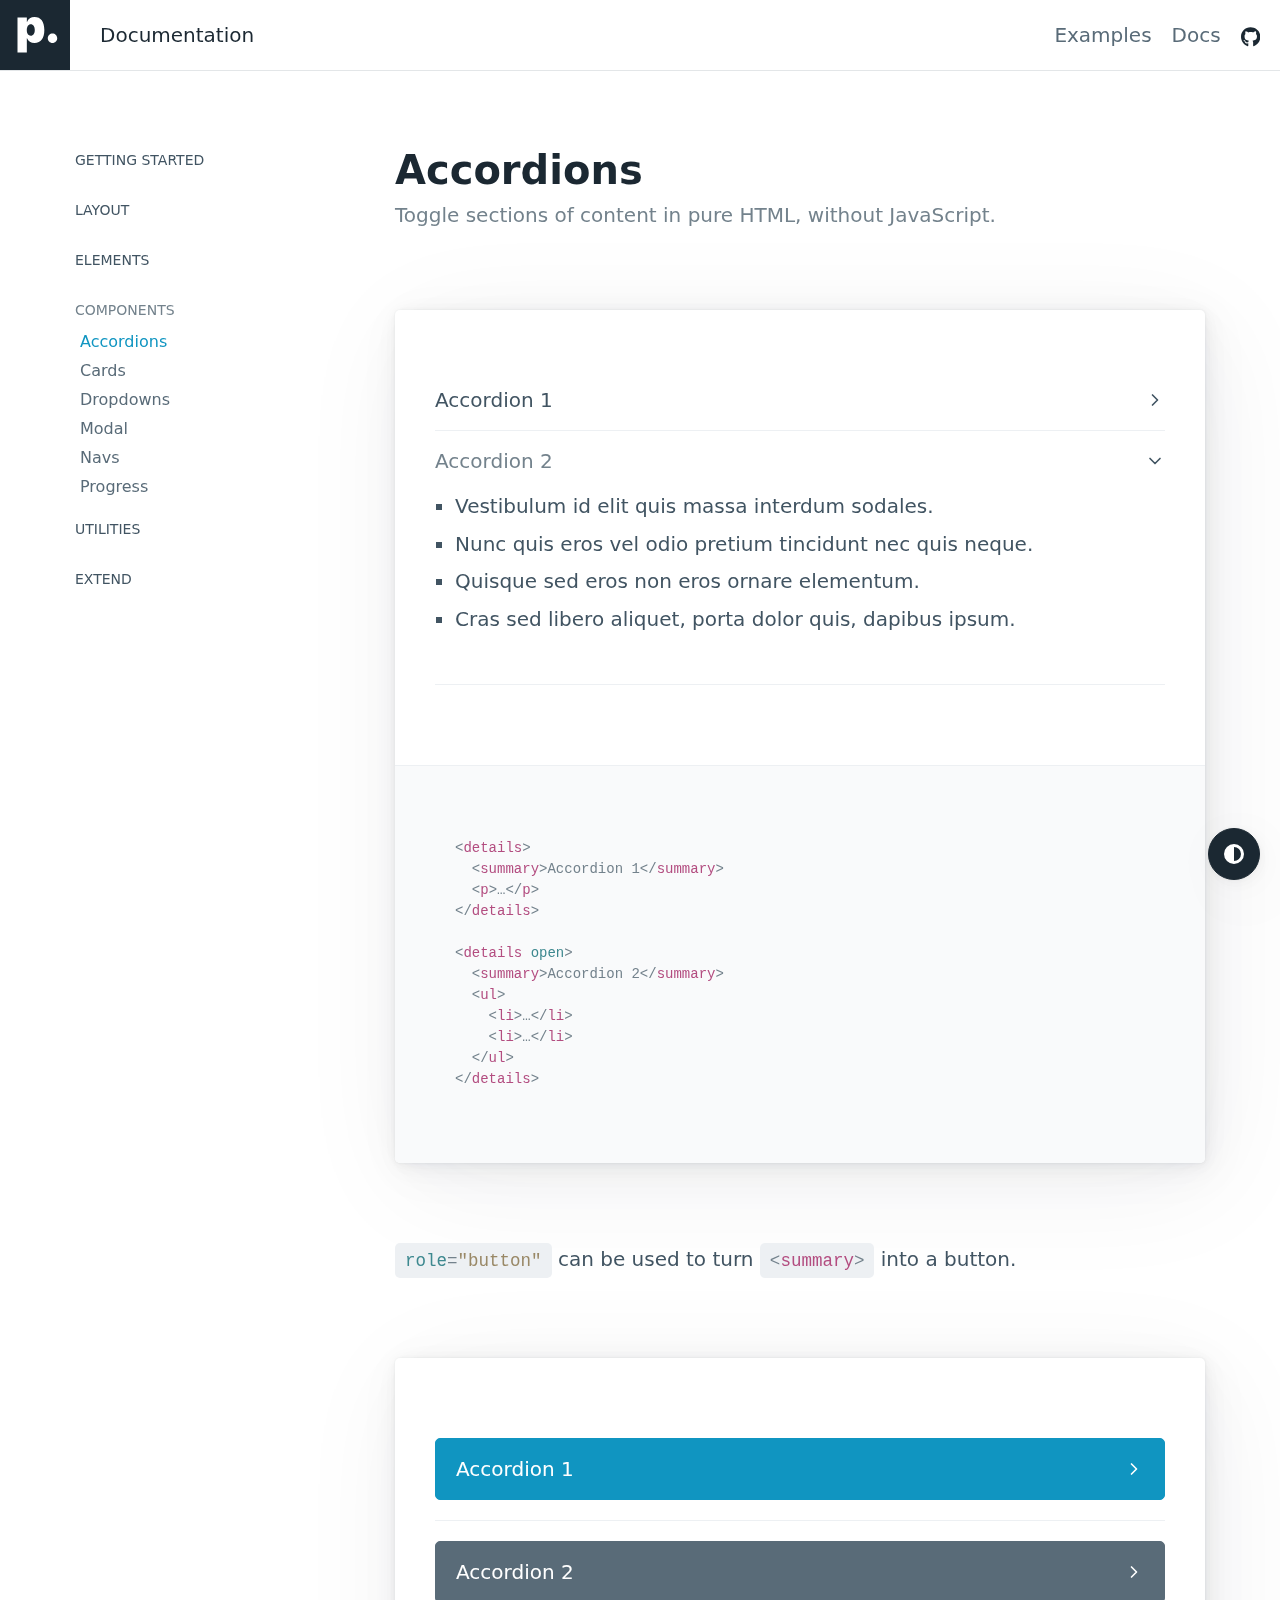
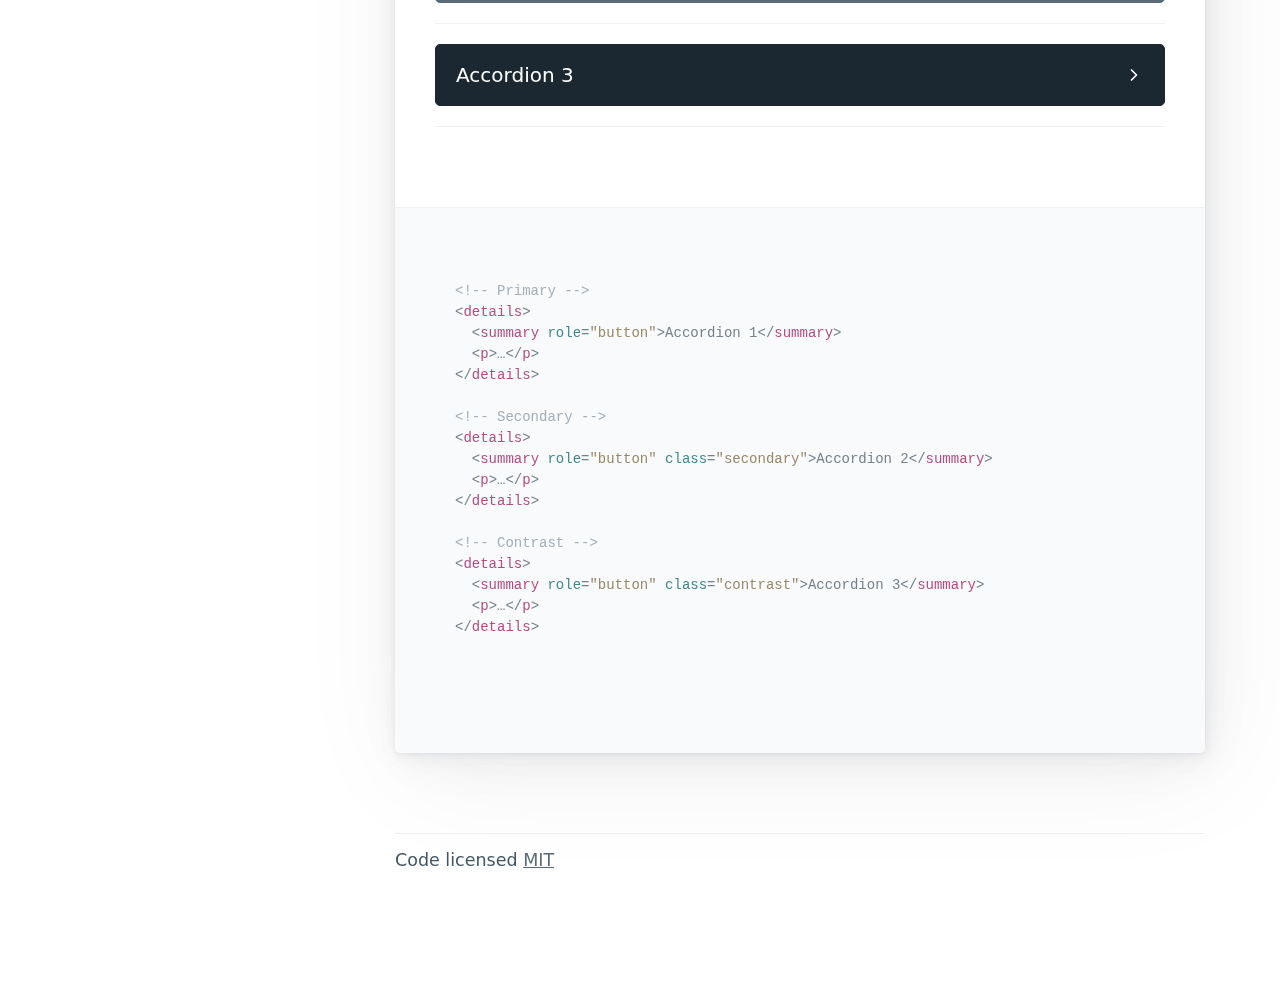
<file: bootstrap/frameworks/pico-1.5.10/docs/accordions.html>
<!doctype html><html lang="en"><head><meta charset="utf-8"><meta name="viewport" content="width=device-width,initial-scale=1"><title>Accordions • Pico CSS</title><meta name="description" content="Toggle sections of content in pure HTML, without JavaScript."><link rel="shortcut icon" href="https://picocss.com/favicon.ico"><link rel="stylesheet" href="../css/pico.min.css"><link rel="stylesheet" href="css/pico.docs.min.css"><link rel="canonical" href="https://picocss.com/docs/accordions.html"></head><body><nav class="container-fluid"><ul><li><a href="https://picocss.com" aria-label="Back home"><svg aria-hidden="true" focusable="false" role="img" xmlns="http://www.w3.org/2000/svg" viewBox="0 0 1000 1000" height="56px"><path fill="currentColor" d="M633.43 429.23c0 118.38-49.76 184.72-138.87 184.72-53 0-92.04-25.37-108.62-67.32h-2.6v203.12H250V249.7h133.67v64.72h2.28c17.24-43.9 55.3-69.92 107-69.92 90.4 0 140.48 66.02 140.48 184.73zm-136.6 0c0-49.76-22.1-81.96-56.9-81.96s-56.9 32.2-57.24 82.28c.33 50.4 22.1 81.63 57.24 81.63 35.12 0 56.9-31.87 56.9-81.95zM682.5 547.5c0-37.32 30.18-67.5 67.5-67.5s67.5 30.18 67.5 67.5S787.32 615 750 615s-67.5-30.18-67.5-67.5z"/></svg></a></li><li>Documentation</li></ul><ul><li><a href="https://picocss.com#examples" class="secondary">Examples</a></li><li><a href="./" class="secondary">Docs</a></li><li><a href="https://github.com/picocss/pico" class="contrast" aria-label="Pico GitHub repository"><svg aria-hidden="true" focusable="false" role="img" xmlns="http://www.w3.org/2000/svg" viewBox="0 0 496 512" height="16px"><path fill="currentColor" d="M165.9 397.4c0 2-2.3 3.6-5.2 3.6-3.3.3-5.6-1.3-5.6-3.6 0-2 2.3-3.6 5.2-3.6 3-.3 5.6 1.3 5.6 3.6zm-31.1-4.5c-.7 2 1.3 4.3 4.3 4.9 2.6 1 5.6 0 6.2-2s-1.3-4.3-4.3-5.2c-2.6-.7-5.5.3-6.2 2.3zm44.2-1.7c-2.9.7-4.9 2.6-4.6 4.9.3 2 2.9 3.3 5.9 2.6 2.9-.7 4.9-2.6 4.6-4.6-.3-1.9-3-3.2-5.9-2.9zM244.8 8C106.1 8 0 113.3 0 252c0 110.9 69.8 205.8 169.5 239.2 12.8 2.3 17.3-5.6 17.3-12.1 0-6.2-.3-40.4-.3-61.4 0 0-70 15-84.7-29.8 0 0-11.4-29.1-27.8-36.6 0 0-22.9-15.7 1.6-15.4 0 0 24.9 2 38.6 25.8 21.9 38.6 58.6 27.5 72.9 20.9 2.3-16 8.8-27.1 16-33.7-55.9-6.2-112.3-14.3-112.3-110.5 0-27.5 7.6-41.3 23.6-58.9-2.6-6.5-11.1-33.3 2.6-67.9 20.9-6.5 69 27 69 27 20-5.6 41.5-8.5 62.8-8.5s42.8 2.9 62.8 8.5c0 0 48.1-33.6 69-27 13.7 34.7 5.2 61.4 2.6 67.9 16 17.7 25.8 31.5 25.8 58.9 0 96.5-58.9 104.2-114.8 110.5 9.2 7.9 17 22.9 17 46.4 0 33.7-.3 75.4-.3 83.6 0 6.5 4.6 14.4 17.3 12.1C428.2 457.8 496 362.9 496 252 496 113.3 383.5 8 244.8 8zM97.2 352.9c-1.3 1-1 3.3.7 5.2 1.6 1.6 3.9 2.3 5.2 1 1.3-1 1-3.3-.7-5.2-1.6-1.6-3.9-2.3-5.2-1zm-10.8-8.1c-.7 1.3.3 2.9 2.3 3.9 1.6 1 3.6.7 4.3-.7.7-1.3-.3-2.9-2.3-3.9-2-.6-3.6-.3-4.3.7zm32.4 35.6c-1.6 1.3-1 4.3 1.3 6.2 2.3 2.3 5.2 2.6 6.5 1 1.3-1.3.7-4.3-1.3-6.2-2.2-2.3-5.2-2.6-6.5-1zm-11.4-14.7c-1.6 1-1.6 3.6 0 5.9 1.6 2.3 4.3 3.3 5.6 2.3 1.6-1.3 1.6-3.9 0-6.2-1.4-2.3-4-3.3-5.6-2z"></path></svg></a></li></ul></nav><main class="container" id="docs"><aside><nav class="closed-on-mobile"><a href="./" class="secondary" id="toggle-docs-navigation"><svg xmlns="http://www.w3.org/2000/svg" class="expand" fill="currentColor" viewBox="0 0 16 16" height="16px"><title>Expand</title><path fill-rule="evenodd" d="M1 8a.5.5 0 0 1 .5-.5h13a.5.5 0 0 1 0 1h-13A.5.5 0 0 1 1 8zM7.646.146a.5.5 0 0 1 .708 0l2 2a.5.5 0 0 1-.708.708L8.5 1.707V5.5a.5.5 0 0 1-1 0V1.707L6.354 2.854a.5.5 0 1 1-.708-.708l2-2zM8 10a.5.5 0 0 1 .5.5v3.793l1.146-1.147a.5.5 0 0 1 .708.708l-2 2a.5.5 0 0 1-.708 0l-2-2a.5.5 0 0 1 .708-.708L7.5 14.293V10.5A.5.5 0 0 1 8 10z"></path></svg> <svg xmlns="http://www.w3.org/2000/svg" class="collapse" fill="currentColor" viewBox="0 0 16 16" height="16px"><title>Collapse</title><path fill-rule="evenodd" d="M1 8a.5.5 0 0 1 .5-.5h13a.5.5 0 0 1 0 1h-13A.5.5 0 0 1 1 8zm7-8a.5.5 0 0 1 .5.5v3.793l1.146-1.147a.5.5 0 0 1 .708.708l-2 2a.5.5 0 0 1-.708 0l-2-2a.5.5 0 1 1 .708-.708L7.5 4.293V.5A.5.5 0 0 1 8 0zm-.5 11.707l-1.146 1.147a.5.5 0 0 1-.708-.708l2-2a.5.5 0 0 1 .708 0l2 2a.5.5 0 0 1-.708.708L8.5 11.707V15.5a.5.5 0 0 1-1 0v-3.793z"></path></svg> Table of contents</a><details><summary>Getting started</summary><ul><li><a href="./" id="start-link" class="secondary">Usage</a></li><li><a href="./themes.html" id="themes-link" class="secondary">Themes</a></li><li><a href="./customization.html" id="customization-link" class="secondary">Customization</a></li><li><a href="./classless.html" id="classless-link" class="secondary">Class-less version</a></li><li><a href="./rtl.html" id="rtl-link" class="secondary">RTL</a></li></ul></details><details><summary>Layout</summary><ul><li><a href="./containers.html" id="containers-link" class="secondary">Containers</a></li><li><a href="./grid.html" id="grid-link" class="secondary">Grid</a></li><li><a href="./scroller.html" id="scroller-link" class="secondary">Horizontal scroller</a></li></ul></details><details><summary>Elements</summary><ul><li><a href="./typography.html" id="typography-link" class="secondary">Typography</a></li><li><a href="./buttons.html" id="buttons-link" class="secondary">Buttons</a></li><li><a href="./forms.html" id="forms-link" class="secondary">Forms</a></li><li><a href="./tables.html" id="tables-link" class="secondary">Tables</a></li></ul></details><details><summary>Components</summary><ul><li><a href="./accordions.html" id="accordions-link" class="secondary">Accordions</a></li><li><a href="./cards.html" id="cards-link" class="secondary">Cards</a></li><li><a href="./dropdowns.html" id="dropdowns-link" class="secondary">Dropdowns</a></li><li><a href="./modal.html" id="modal-link" class="secondary">Modal</a></li><li><a href="./navs.html" id="navs-link" class="secondary">Navs</a></li><li><a href="./progress.html" id="progress-link" class="secondary">Progress</a></li></ul></details><details><summary>Utilities</summary><ul><li><a href="./loading.html" id="loading-link" class="secondary">Loading</a></li><li><a href="./tooltips.html" id="tooltips-link" class="secondary">Tooltips</a></li></ul></details><details><summary>Extend</summary><ul><li><a href="./we-love-classes.html" id="we-love-classes-link" class="secondary">We love .classes</a></li></ul></details></nav><script>const activeLink=document.querySelector("aside a#accordions-link"),parentAccordion=activeLink.closest("details");activeLink.setAttribute("aria-current","page"),parentAccordion.setAttribute("open","true")</script></aside><div role="document"><section id="accordions"><hgroup><h1>Accordions</h1><h2>Toggle sections of content in pure HTML, without JavaScript.</h2></hgroup><article aria-label="Accordions examples"><details><summary>Accordion 1</summary><p>Lorem ipsum dolor sit amet, consectetur adipiscing elit. Pellentesque urna diam, tincidunt nec porta sed, auctor id velit. Etiam venenatis nisl ut orci consequat, vitae tempus quam commodo. Nulla non mauris ipsum. Aliquam eu posuere orci. Nulla convallis lectus rutrum quam hendrerit, in facilisis elit sollicitudin. Mauris pulvinar pulvinar mi, dictum tristique elit auctor quis. Maecenas ac ipsum ultrices, porta turpis sit amet, congue turpis.</p></details><details open><summary>Accordion 2</summary><ul><li>Vestibulum id elit quis massa interdum sodales.</li><li>Nunc quis eros vel odio pretium tincidunt nec quis neque.</li><li>Quisque sed eros non eros ornare elementum.</li><li>Cras sed libero aliquet, porta dolor quis, dapibus ipsum.</li></ul></details><footer class="code"><pre><code>&lt;<b>details</b>&gt;
  &lt;<b>summary</b>&gt;Accordion 1&lt;/<b>summary</b>&gt;
  &lt;<b>p</b>&gt;…&lt;/<b>p</b>&gt;
&lt;/<b>details</b>&gt;

&lt;<b>details</b> <i>open</i>&gt;
  &lt;<b>summary</b>&gt;Accordion 2&lt;/<b>summary</b>&gt;
  &lt;<b>ul</b>&gt;
    &lt;<b>li</b>&gt;…&lt;/<b>li</b>&gt;
    &lt;<b>li</b>&gt;…&lt;/<b>li</b>&gt;
  &lt;/<b>ul</b>&gt;
&lt;/<b>details</b>&gt;</code></pre></footer></article><p><code><i>role</i>=<u>"button"</u></code> can be used to turn <code>&lt;<b>summary</b>&gt;</code> into a button.</p><article aria-label="Accordions buttons examples"><details><summary role="button">Accordion 1</summary><p>Aenean vestibulum nunc at libero congue, eu pretium nulla viverra. Fusce sed ex at est egestas vehicula. Integer sit amet lectus mi. Duis ut viverra mauris, at laoreet enim.</p></details><details><summary role="button" class="secondary">Accordion 2</summary><p>Quisque porta dictum ipsum nec vestibulum. Suspendisse non mi ac tellus scelerisque egestas. Sed vel nisi laoreet, rhoncus urna quis, luctus risus. Donec vitae molestie felis.</p></details><details><summary role="button" class="contrast">Accordion 3</summary><p>Praesent quam ipsum, condimentum non augue at, porttitor interdum tellus. Curabitur ultrices consectetur leo, a placerat mauris malesuada et. In quis varius risus.</p></details><footer class="code"><pre><code><em>&lt;!-- Primary --&gt;</em>
&lt;<b>details</b>&gt;
  &lt;<b>summary</b> <i>role</i>=<u>"button"</u>&gt;Accordion 1&lt;/<b>summary</b>&gt;
  &lt;<b>p</b>&gt;…&lt;/<b>p</b>&gt;
&lt;/<b>details</b>&gt;

<em>&lt;!-- Secondary --&gt;</em>
&lt;<b>details</b>&gt;
  &lt;<b>summary</b> <i>role</i>=<u>"button"</u> <i>class</i>=<u>"secondary"</u>&gt;Accordion 2&lt;/<b>summary</b>&gt;
  &lt;<b>p</b>&gt;…&lt;/<b>p</b>&gt;
&lt;/<b>details</b>&gt;

<em>&lt;!-- Contrast --&gt;</em>
&lt;<b>details</b>&gt;
  &lt;<b>summary</b> <i>role</i>=<u>"button"</u> <i>class</i>=<u>"contrast"</u>&gt;Accordion 3&lt;/<b>summary</b>&gt;
  &lt;<b>p</b>&gt;…&lt;/<b>p</b>&gt;
&lt;/<b>details</b>&gt;

            </code></pre></footer></article></section><footer><hr><p><small>Code licensed <a href="https://github.com/picocss/pico/blob/master/LICENSE.md" class="secondary">MIT</a></small></p></footer></div></main><script src="js/commons.min.js"></script></body></html>
</file>
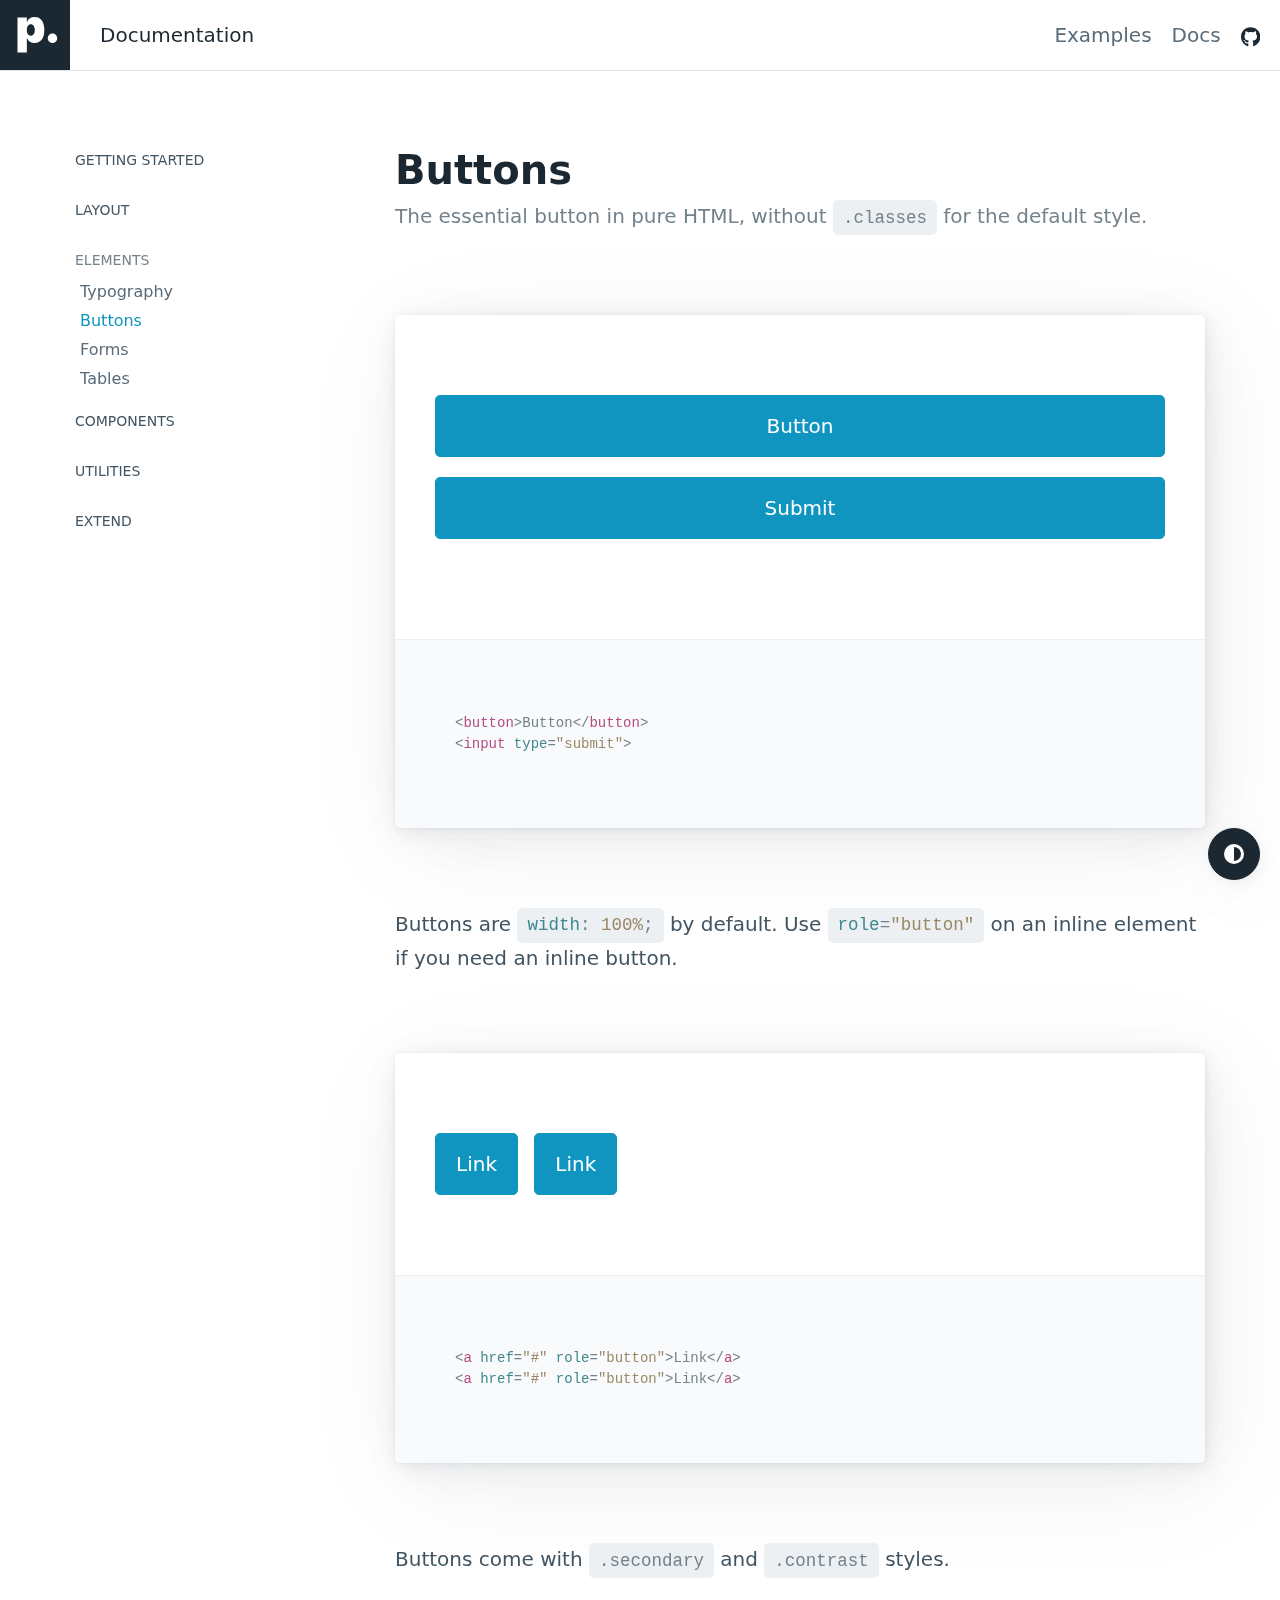
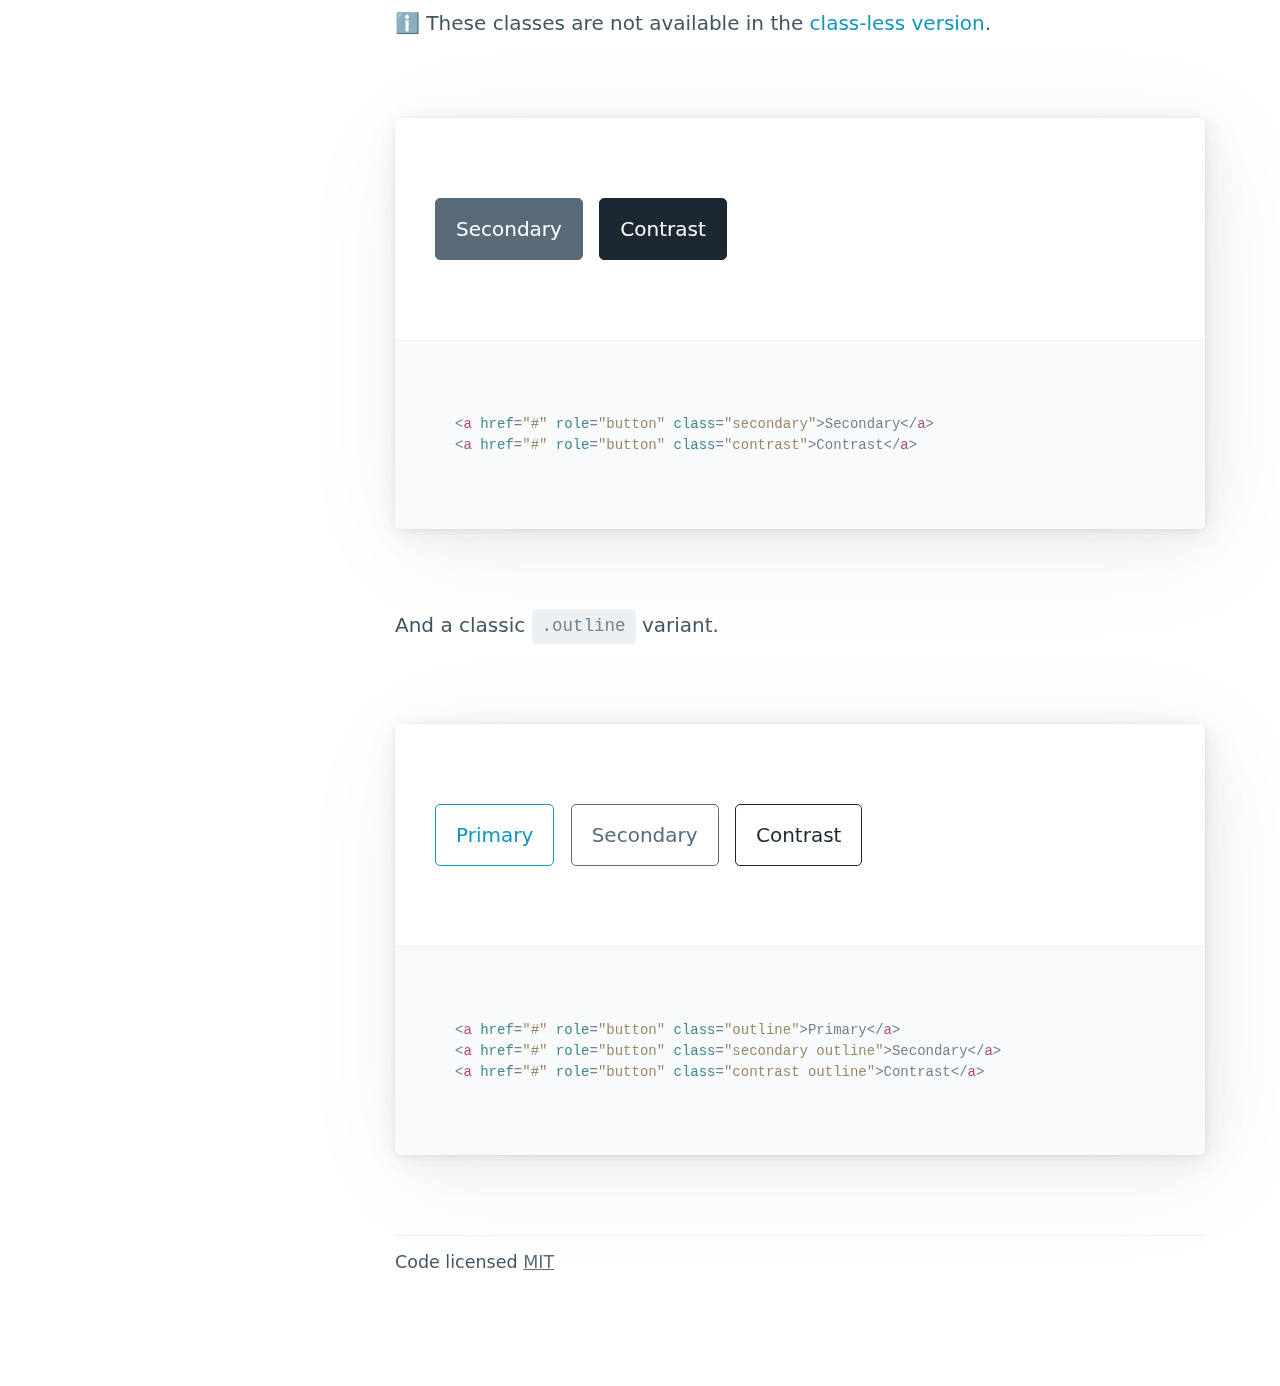
<file: bootstrap/frameworks/pico-1.5.10/docs/buttons.html>
<!doctype html><html lang="en"><head><meta charset="utf-8"><meta name="viewport" content="width=device-width,initial-scale=1"><title>Buttons • Pico CSS</title><meta name="description" content="The essential button in pure HTML, without .classes for the default style."><link rel="shortcut icon" href="https://picocss.com/favicon.ico"><link rel="stylesheet" href="../css/pico.min.css"><link rel="stylesheet" href="css/pico.docs.min.css"><link rel="canonical" href="https://picocss.com/docs/buttons.html"></head><body><nav class="container-fluid"><ul><li><a href="https://picocss.com" aria-label="Back home"><svg aria-hidden="true" focusable="false" role="img" xmlns="http://www.w3.org/2000/svg" viewBox="0 0 1000 1000" height="56px"><path fill="currentColor" d="M633.43 429.23c0 118.38-49.76 184.72-138.87 184.72-53 0-92.04-25.37-108.62-67.32h-2.6v203.12H250V249.7h133.67v64.72h2.28c17.24-43.9 55.3-69.92 107-69.92 90.4 0 140.48 66.02 140.48 184.73zm-136.6 0c0-49.76-22.1-81.96-56.9-81.96s-56.9 32.2-57.24 82.28c.33 50.4 22.1 81.63 57.24 81.63 35.12 0 56.9-31.87 56.9-81.95zM682.5 547.5c0-37.32 30.18-67.5 67.5-67.5s67.5 30.18 67.5 67.5S787.32 615 750 615s-67.5-30.18-67.5-67.5z"/></svg></a></li><li>Documentation</li></ul><ul><li><a href="https://picocss.com#examples" class="secondary">Examples</a></li><li><a href="./" class="secondary">Docs</a></li><li><a href="https://github.com/picocss/pico" class="contrast" aria-label="Pico GitHub repository"><svg aria-hidden="true" focusable="false" role="img" xmlns="http://www.w3.org/2000/svg" viewBox="0 0 496 512" height="16px"><path fill="currentColor" d="M165.9 397.4c0 2-2.3 3.6-5.2 3.6-3.3.3-5.6-1.3-5.6-3.6 0-2 2.3-3.6 5.2-3.6 3-.3 5.6 1.3 5.6 3.6zm-31.1-4.5c-.7 2 1.3 4.3 4.3 4.9 2.6 1 5.6 0 6.2-2s-1.3-4.3-4.3-5.2c-2.6-.7-5.5.3-6.2 2.3zm44.2-1.7c-2.9.7-4.9 2.6-4.6 4.9.3 2 2.9 3.3 5.9 2.6 2.9-.7 4.9-2.6 4.6-4.6-.3-1.9-3-3.2-5.9-2.9zM244.8 8C106.1 8 0 113.3 0 252c0 110.9 69.8 205.8 169.5 239.2 12.8 2.3 17.3-5.6 17.3-12.1 0-6.2-.3-40.4-.3-61.4 0 0-70 15-84.7-29.8 0 0-11.4-29.1-27.8-36.6 0 0-22.9-15.7 1.6-15.4 0 0 24.9 2 38.6 25.8 21.9 38.6 58.6 27.5 72.9 20.9 2.3-16 8.8-27.1 16-33.7-55.9-6.2-112.3-14.3-112.3-110.5 0-27.5 7.6-41.3 23.6-58.9-2.6-6.5-11.1-33.3 2.6-67.9 20.9-6.5 69 27 69 27 20-5.6 41.5-8.5 62.8-8.5s42.8 2.9 62.8 8.5c0 0 48.1-33.6 69-27 13.7 34.7 5.2 61.4 2.6 67.9 16 17.7 25.8 31.5 25.8 58.9 0 96.5-58.9 104.2-114.8 110.5 9.2 7.9 17 22.9 17 46.4 0 33.7-.3 75.4-.3 83.6 0 6.5 4.6 14.4 17.3 12.1C428.2 457.8 496 362.9 496 252 496 113.3 383.5 8 244.8 8zM97.2 352.9c-1.3 1-1 3.3.7 5.2 1.6 1.6 3.9 2.3 5.2 1 1.3-1 1-3.3-.7-5.2-1.6-1.6-3.9-2.3-5.2-1zm-10.8-8.1c-.7 1.3.3 2.9 2.3 3.9 1.6 1 3.6.7 4.3-.7.7-1.3-.3-2.9-2.3-3.9-2-.6-3.6-.3-4.3.7zm32.4 35.6c-1.6 1.3-1 4.3 1.3 6.2 2.3 2.3 5.2 2.6 6.5 1 1.3-1.3.7-4.3-1.3-6.2-2.2-2.3-5.2-2.6-6.5-1zm-11.4-14.7c-1.6 1-1.6 3.6 0 5.9 1.6 2.3 4.3 3.3 5.6 2.3 1.6-1.3 1.6-3.9 0-6.2-1.4-2.3-4-3.3-5.6-2z"></path></svg></a></li></ul></nav><main class="container" id="docs"><aside><nav class="closed-on-mobile"><a href="./" class="secondary" id="toggle-docs-navigation"><svg xmlns="http://www.w3.org/2000/svg" class="expand" fill="currentColor" viewBox="0 0 16 16" height="16px"><title>Expand</title><path fill-rule="evenodd" d="M1 8a.5.5 0 0 1 .5-.5h13a.5.5 0 0 1 0 1h-13A.5.5 0 0 1 1 8zM7.646.146a.5.5 0 0 1 .708 0l2 2a.5.5 0 0 1-.708.708L8.5 1.707V5.5a.5.5 0 0 1-1 0V1.707L6.354 2.854a.5.5 0 1 1-.708-.708l2-2zM8 10a.5.5 0 0 1 .5.5v3.793l1.146-1.147a.5.5 0 0 1 .708.708l-2 2a.5.5 0 0 1-.708 0l-2-2a.5.5 0 0 1 .708-.708L7.5 14.293V10.5A.5.5 0 0 1 8 10z"></path></svg> <svg xmlns="http://www.w3.org/2000/svg" class="collapse" fill="currentColor" viewBox="0 0 16 16" height="16px"><title>Collapse</title><path fill-rule="evenodd" d="M1 8a.5.5 0 0 1 .5-.5h13a.5.5 0 0 1 0 1h-13A.5.5 0 0 1 1 8zm7-8a.5.5 0 0 1 .5.5v3.793l1.146-1.147a.5.5 0 0 1 .708.708l-2 2a.5.5 0 0 1-.708 0l-2-2a.5.5 0 1 1 .708-.708L7.5 4.293V.5A.5.5 0 0 1 8 0zm-.5 11.707l-1.146 1.147a.5.5 0 0 1-.708-.708l2-2a.5.5 0 0 1 .708 0l2 2a.5.5 0 0 1-.708.708L8.5 11.707V15.5a.5.5 0 0 1-1 0v-3.793z"></path></svg> Table of contents</a><details><summary>Getting started</summary><ul><li><a href="./" id="start-link" class="secondary">Usage</a></li><li><a href="./themes.html" id="themes-link" class="secondary">Themes</a></li><li><a href="./customization.html" id="customization-link" class="secondary">Customization</a></li><li><a href="./classless.html" id="classless-link" class="secondary">Class-less version</a></li><li><a href="./rtl.html" id="rtl-link" class="secondary">RTL</a></li></ul></details><details><summary>Layout</summary><ul><li><a href="./containers.html" id="containers-link" class="secondary">Containers</a></li><li><a href="./grid.html" id="grid-link" class="secondary">Grid</a></li><li><a href="./scroller.html" id="scroller-link" class="secondary">Horizontal scroller</a></li></ul></details><details><summary>Elements</summary><ul><li><a href="./typography.html" id="typography-link" class="secondary">Typography</a></li><li><a href="./buttons.html" id="buttons-link" class="secondary">Buttons</a></li><li><a href="./forms.html" id="forms-link" class="secondary">Forms</a></li><li><a href="./tables.html" id="tables-link" class="secondary">Tables</a></li></ul></details><details><summary>Components</summary><ul><li><a href="./accordions.html" id="accordions-link" class="secondary">Accordions</a></li><li><a href="./cards.html" id="cards-link" class="secondary">Cards</a></li><li><a href="./dropdowns.html" id="dropdowns-link" class="secondary">Dropdowns</a></li><li><a href="./modal.html" id="modal-link" class="secondary">Modal</a></li><li><a href="./navs.html" id="navs-link" class="secondary">Navs</a></li><li><a href="./progress.html" id="progress-link" class="secondary">Progress</a></li></ul></details><details><summary>Utilities</summary><ul><li><a href="./loading.html" id="loading-link" class="secondary">Loading</a></li><li><a href="./tooltips.html" id="tooltips-link" class="secondary">Tooltips</a></li></ul></details><details><summary>Extend</summary><ul><li><a href="./we-love-classes.html" id="we-love-classes-link" class="secondary">We love .classes</a></li></ul></details></nav><script>const activeLink=document.querySelector("aside a#buttons-link"),parentAccordion=activeLink.closest("details");activeLink.setAttribute("aria-current","page"),parentAccordion.setAttribute("open","true")</script></aside><div role="document"><section id="buttons"><hgroup><h1>Buttons</h1><h2>The essential button in pure HTML, without <code>.classes</code> for the default style.</h2></hgroup><article aria-label="Button example"><button aria-label="Button">Button</button> <input type="submit"><footer class="code"><pre><code>&lt;<b>button</b>&gt;Button&lt;/<b>button</b>&gt;
&lt;<b>input</b> <i>type</i>=<u>"submit"</u>&gt;</code></pre></footer></article><p>Buttons are <code><i>width</i>: <u>100%</u>;</code> by default. Use <code><i>role</i>=<u>"button"</u></code> on an inline element if you need an inline button.</p><article aria-label="Inline buttons examples"><a href="#" onclick="event.preventDefault()" role="button">Link</a> <a href="#" onclick="event.preventDefault()" role="button">Link</a><footer class="code"><pre><code>&lt;<b>a</b> <i>href</i>=<u>"#"</u> <i>role</i>=<u>"button"</u>&gt;Link&lt;/<b>a</b>&gt;
&lt;<b>a</b> <i>href</i>=<u>"#"</u> <i>role</i>=<u>"button"</u>&gt;Link&lt;/<b>a</b>&gt;</code></pre></footer></article><p>Buttons come with <code>.secondary</code> and <code>.contrast</code> styles.</p><p>ℹ️&nbsp;These classes are not available in the <a href="classless.html">class-less version</a>.</p><article aria-label="Buttons styles examples"><a href="#" onclick="event.preventDefault()" role="button" class="secondary">Secondary</a> <a href="#" onclick="event.preventDefault()" role="button" class="contrast">Contrast</a><footer class="code"><pre><code>&lt;<b>a</b> <i>href</i>=<u>"#"</u> <i>role</i>=<u>"button"</u> <i>class</i>=<u>"secondary"</u>&gt;Secondary&lt;/<b>a</b>&gt;
&lt;<b>a</b> <i>href</i>=<u>"#"</u> <i>role</i>=<u>"button"</u> <i>class</i>=<u>"contrast"</u>&gt;Contrast&lt;/<b>a</b>&gt;</code></pre></footer></article><p>And a classic <code>.outline</code> variant.</p><article aria-label="Outline style examples"><a href="#" onclick="event.preventDefault()" role="button" class="outline">Primary</a> <a href="#" onclick="event.preventDefault()" role="button" class="secondary outline">Secondary</a> <a href="#" onclick="event.preventDefault()" role="button" class="contrast outline">Contrast</a><footer class="code"><pre><code>&lt;<b>a</b> <i>href</i>=<u>"#"</u> <i>role</i>=<u>"button"</u> <i>class</i>=<u>"outline"</u>&gt;Primary&lt;/<b>a</b>&gt;
&lt;<b>a</b> <i>href</i>=<u>"#"</u> <i>role</i>=<u>"button"</u> <i>class</i>=<u>"secondary outline"</u>&gt;Secondary&lt;/<b>a</b>&gt;
&lt;<b>a</b> <i>href</i>=<u>"#"</u> <i>role</i>=<u>"button"</u> <i>class</i>=<u>"contrast outline"</u>&gt;Contrast&lt;/<b>a</b>&gt;</code></pre></footer></article></section><footer><hr><p><small>Code licensed <a href="https://github.com/picocss/pico/blob/master/LICENSE.md" class="secondary">MIT</a></small></p></footer></div></main><script src="js/commons.min.js"></script></body></html>
</file>
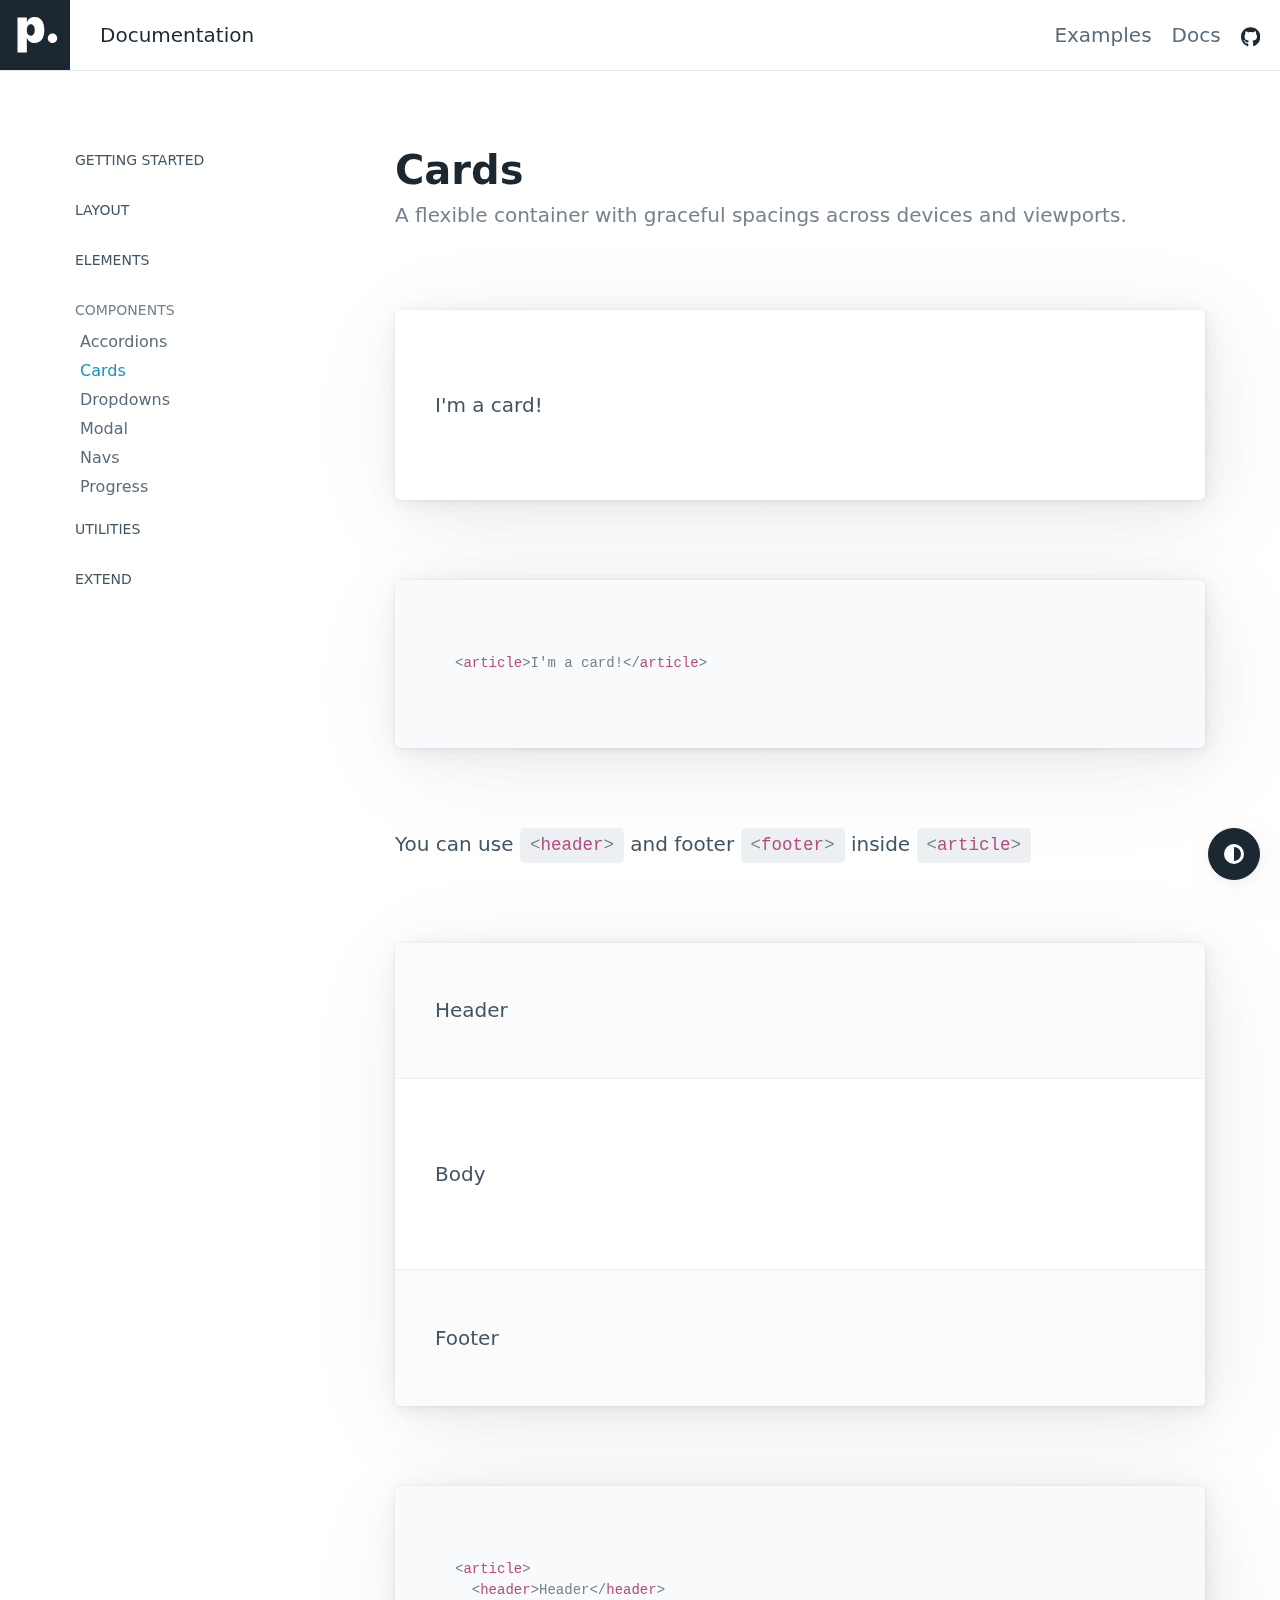
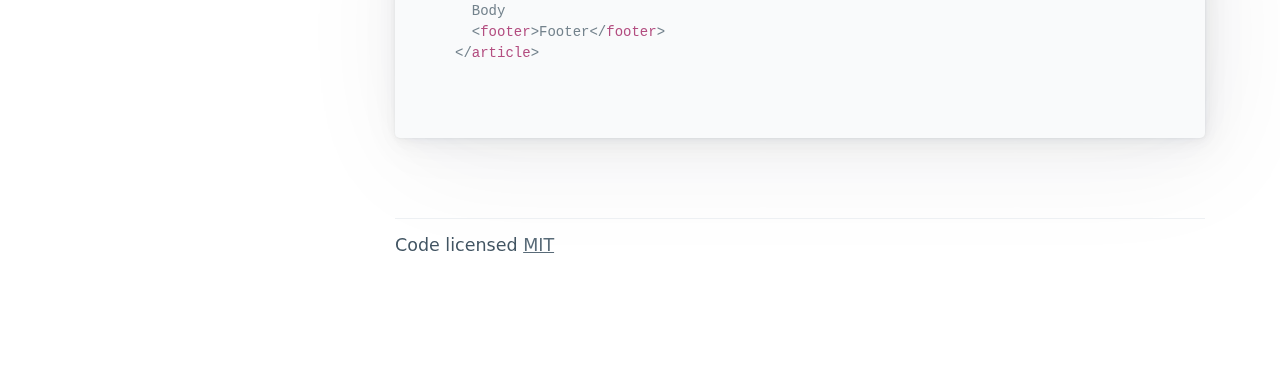
<file: bootstrap/frameworks/pico-1.5.10/docs/cards.html>
<!doctype html><html lang="en"><head><meta charset="utf-8"><meta name="viewport" content="width=device-width,initial-scale=1"><title>Cards • Pico CSS</title><meta name="description" content="A flexible container with graceful spacings across devices and viewports."><link rel="shortcut icon" href="https://picocss.com/favicon.ico"><link rel="stylesheet" href="../css/pico.min.css"><link rel="stylesheet" href="css/pico.docs.min.css"><link rel="canonical" href="https://picocss.com/docs/cards.html"></head><body><nav class="container-fluid"><ul><li><a href="https://picocss.com" aria-label="Back home"><svg aria-hidden="true" focusable="false" role="img" xmlns="http://www.w3.org/2000/svg" viewBox="0 0 1000 1000" height="56px"><path fill="currentColor" d="M633.43 429.23c0 118.38-49.76 184.72-138.87 184.72-53 0-92.04-25.37-108.62-67.32h-2.6v203.12H250V249.7h133.67v64.72h2.28c17.24-43.9 55.3-69.92 107-69.92 90.4 0 140.48 66.02 140.48 184.73zm-136.6 0c0-49.76-22.1-81.96-56.9-81.96s-56.9 32.2-57.24 82.28c.33 50.4 22.1 81.63 57.24 81.63 35.12 0 56.9-31.87 56.9-81.95zM682.5 547.5c0-37.32 30.18-67.5 67.5-67.5s67.5 30.18 67.5 67.5S787.32 615 750 615s-67.5-30.18-67.5-67.5z"/></svg></a></li><li>Documentation</li></ul><ul><li><a href="https://picocss.com#examples" class="secondary">Examples</a></li><li><a href="./" class="secondary">Docs</a></li><li><a href="https://github.com/picocss/pico" class="contrast" aria-label="Pico GitHub repository"><svg aria-hidden="true" focusable="false" role="img" xmlns="http://www.w3.org/2000/svg" viewBox="0 0 496 512" height="16px"><path fill="currentColor" d="M165.9 397.4c0 2-2.3 3.6-5.2 3.6-3.3.3-5.6-1.3-5.6-3.6 0-2 2.3-3.6 5.2-3.6 3-.3 5.6 1.3 5.6 3.6zm-31.1-4.5c-.7 2 1.3 4.3 4.3 4.9 2.6 1 5.6 0 6.2-2s-1.3-4.3-4.3-5.2c-2.6-.7-5.5.3-6.2 2.3zm44.2-1.7c-2.9.7-4.9 2.6-4.6 4.9.3 2 2.9 3.3 5.9 2.6 2.9-.7 4.9-2.6 4.6-4.6-.3-1.9-3-3.2-5.9-2.9zM244.8 8C106.1 8 0 113.3 0 252c0 110.9 69.8 205.8 169.5 239.2 12.8 2.3 17.3-5.6 17.3-12.1 0-6.2-.3-40.4-.3-61.4 0 0-70 15-84.7-29.8 0 0-11.4-29.1-27.8-36.6 0 0-22.9-15.7 1.6-15.4 0 0 24.9 2 38.6 25.8 21.9 38.6 58.6 27.5 72.9 20.9 2.3-16 8.8-27.1 16-33.7-55.9-6.2-112.3-14.3-112.3-110.5 0-27.5 7.6-41.3 23.6-58.9-2.6-6.5-11.1-33.3 2.6-67.9 20.9-6.5 69 27 69 27 20-5.6 41.5-8.5 62.8-8.5s42.8 2.9 62.8 8.5c0 0 48.1-33.6 69-27 13.7 34.7 5.2 61.4 2.6 67.9 16 17.7 25.8 31.5 25.8 58.9 0 96.5-58.9 104.2-114.8 110.5 9.2 7.9 17 22.9 17 46.4 0 33.7-.3 75.4-.3 83.6 0 6.5 4.6 14.4 17.3 12.1C428.2 457.8 496 362.9 496 252 496 113.3 383.5 8 244.8 8zM97.2 352.9c-1.3 1-1 3.3.7 5.2 1.6 1.6 3.9 2.3 5.2 1 1.3-1 1-3.3-.7-5.2-1.6-1.6-3.9-2.3-5.2-1zm-10.8-8.1c-.7 1.3.3 2.9 2.3 3.9 1.6 1 3.6.7 4.3-.7.7-1.3-.3-2.9-2.3-3.9-2-.6-3.6-.3-4.3.7zm32.4 35.6c-1.6 1.3-1 4.3 1.3 6.2 2.3 2.3 5.2 2.6 6.5 1 1.3-1.3.7-4.3-1.3-6.2-2.2-2.3-5.2-2.6-6.5-1zm-11.4-14.7c-1.6 1-1.6 3.6 0 5.9 1.6 2.3 4.3 3.3 5.6 2.3 1.6-1.3 1.6-3.9 0-6.2-1.4-2.3-4-3.3-5.6-2z"></path></svg></a></li></ul></nav><main class="container" id="docs"><aside><nav class="closed-on-mobile"><a href="./" class="secondary" id="toggle-docs-navigation"><svg xmlns="http://www.w3.org/2000/svg" class="expand" fill="currentColor" viewBox="0 0 16 16" height="16px"><title>Expand</title><path fill-rule="evenodd" d="M1 8a.5.5 0 0 1 .5-.5h13a.5.5 0 0 1 0 1h-13A.5.5 0 0 1 1 8zM7.646.146a.5.5 0 0 1 .708 0l2 2a.5.5 0 0 1-.708.708L8.5 1.707V5.5a.5.5 0 0 1-1 0V1.707L6.354 2.854a.5.5 0 1 1-.708-.708l2-2zM8 10a.5.5 0 0 1 .5.5v3.793l1.146-1.147a.5.5 0 0 1 .708.708l-2 2a.5.5 0 0 1-.708 0l-2-2a.5.5 0 0 1 .708-.708L7.5 14.293V10.5A.5.5 0 0 1 8 10z"></path></svg> <svg xmlns="http://www.w3.org/2000/svg" class="collapse" fill="currentColor" viewBox="0 0 16 16" height="16px"><title>Collapse</title><path fill-rule="evenodd" d="M1 8a.5.5 0 0 1 .5-.5h13a.5.5 0 0 1 0 1h-13A.5.5 0 0 1 1 8zm7-8a.5.5 0 0 1 .5.5v3.793l1.146-1.147a.5.5 0 0 1 .708.708l-2 2a.5.5 0 0 1-.708 0l-2-2a.5.5 0 1 1 .708-.708L7.5 4.293V.5A.5.5 0 0 1 8 0zm-.5 11.707l-1.146 1.147a.5.5 0 0 1-.708-.708l2-2a.5.5 0 0 1 .708 0l2 2a.5.5 0 0 1-.708.708L8.5 11.707V15.5a.5.5 0 0 1-1 0v-3.793z"></path></svg> Table of contents</a><details><summary>Getting started</summary><ul><li><a href="./" id="start-link" class="secondary">Usage</a></li><li><a href="./themes.html" id="themes-link" class="secondary">Themes</a></li><li><a href="./customization.html" id="customization-link" class="secondary">Customization</a></li><li><a href="./classless.html" id="classless-link" class="secondary">Class-less version</a></li><li><a href="./rtl.html" id="rtl-link" class="secondary">RTL</a></li></ul></details><details><summary>Layout</summary><ul><li><a href="./containers.html" id="containers-link" class="secondary">Containers</a></li><li><a href="./grid.html" id="grid-link" class="secondary">Grid</a></li><li><a href="./scroller.html" id="scroller-link" class="secondary">Horizontal scroller</a></li></ul></details><details><summary>Elements</summary><ul><li><a href="./typography.html" id="typography-link" class="secondary">Typography</a></li><li><a href="./buttons.html" id="buttons-link" class="secondary">Buttons</a></li><li><a href="./forms.html" id="forms-link" class="secondary">Forms</a></li><li><a href="./tables.html" id="tables-link" class="secondary">Tables</a></li></ul></details><details><summary>Components</summary><ul><li><a href="./accordions.html" id="accordions-link" class="secondary">Accordions</a></li><li><a href="./cards.html" id="cards-link" class="secondary">Cards</a></li><li><a href="./dropdowns.html" id="dropdowns-link" class="secondary">Dropdowns</a></li><li><a href="./modal.html" id="modal-link" class="secondary">Modal</a></li><li><a href="./navs.html" id="navs-link" class="secondary">Navs</a></li><li><a href="./progress.html" id="progress-link" class="secondary">Progress</a></li></ul></details><details><summary>Utilities</summary><ul><li><a href="./loading.html" id="loading-link" class="secondary">Loading</a></li><li><a href="./tooltips.html" id="tooltips-link" class="secondary">Tooltips</a></li></ul></details><details><summary>Extend</summary><ul><li><a href="./we-love-classes.html" id="we-love-classes-link" class="secondary">We love .classes</a></li></ul></details></nav><script>const activeLink=document.querySelector("aside a#cards-link"),parentAccordion=activeLink.closest("details");activeLink.setAttribute("aria-current","page"),parentAccordion.setAttribute("open","true")</script></aside><div role="document"><section id="cards"><hgroup><h1>Cards</h1><h2>A flexible container with graceful spacings across devices and viewports.</h2></hgroup><article aria-label="Card example">I'm a card!</article><pre><code>&lt;<b>article</b>&gt;I'm a card!&lt;/<b>article</b>&gt;</code></pre><p>You can use <code>&lt;<b>header</b>&gt;</code> and footer <code>&lt;<b>footer</b>&gt;</code> inside <code>&lt;<b>article</b>&gt;</code></p><article aria-label="Card sectioning example"><header>Header</header>Body<footer>Footer</footer></article><pre><code>&lt;<b>article</b>&gt;
  &lt;<b>header</b>&gt;Header&lt;/<b>header</b>&gt;
  Body
  &lt;<b>footer</b>&gt;Footer&lt;/<b>footer</b>&gt;
&lt;/<b>article</b>&gt;</code></pre></section><footer><hr><p><small>Code licensed <a href="https://github.com/picocss/pico/blob/master/LICENSE.md" class="secondary">MIT</a></small></p></footer></div></main><script src="js/commons.min.js"></script></body></html>
</file>
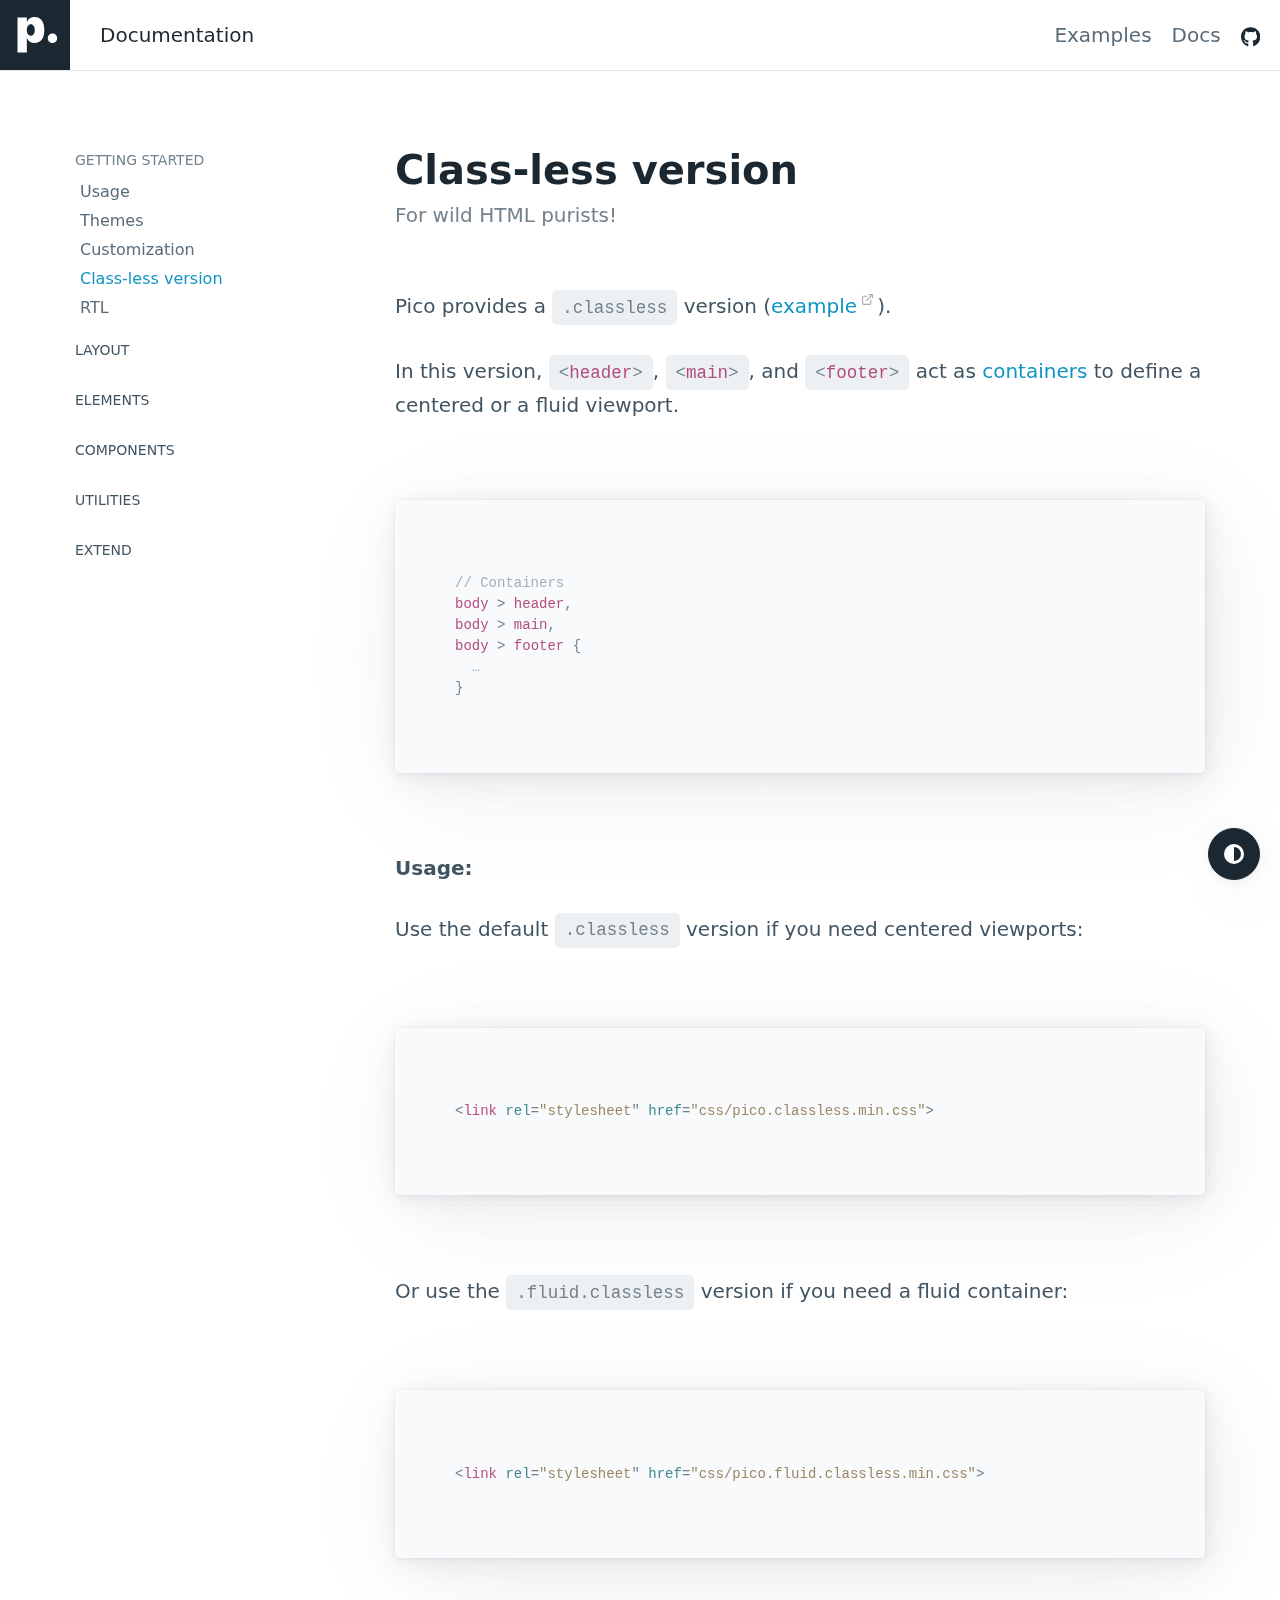
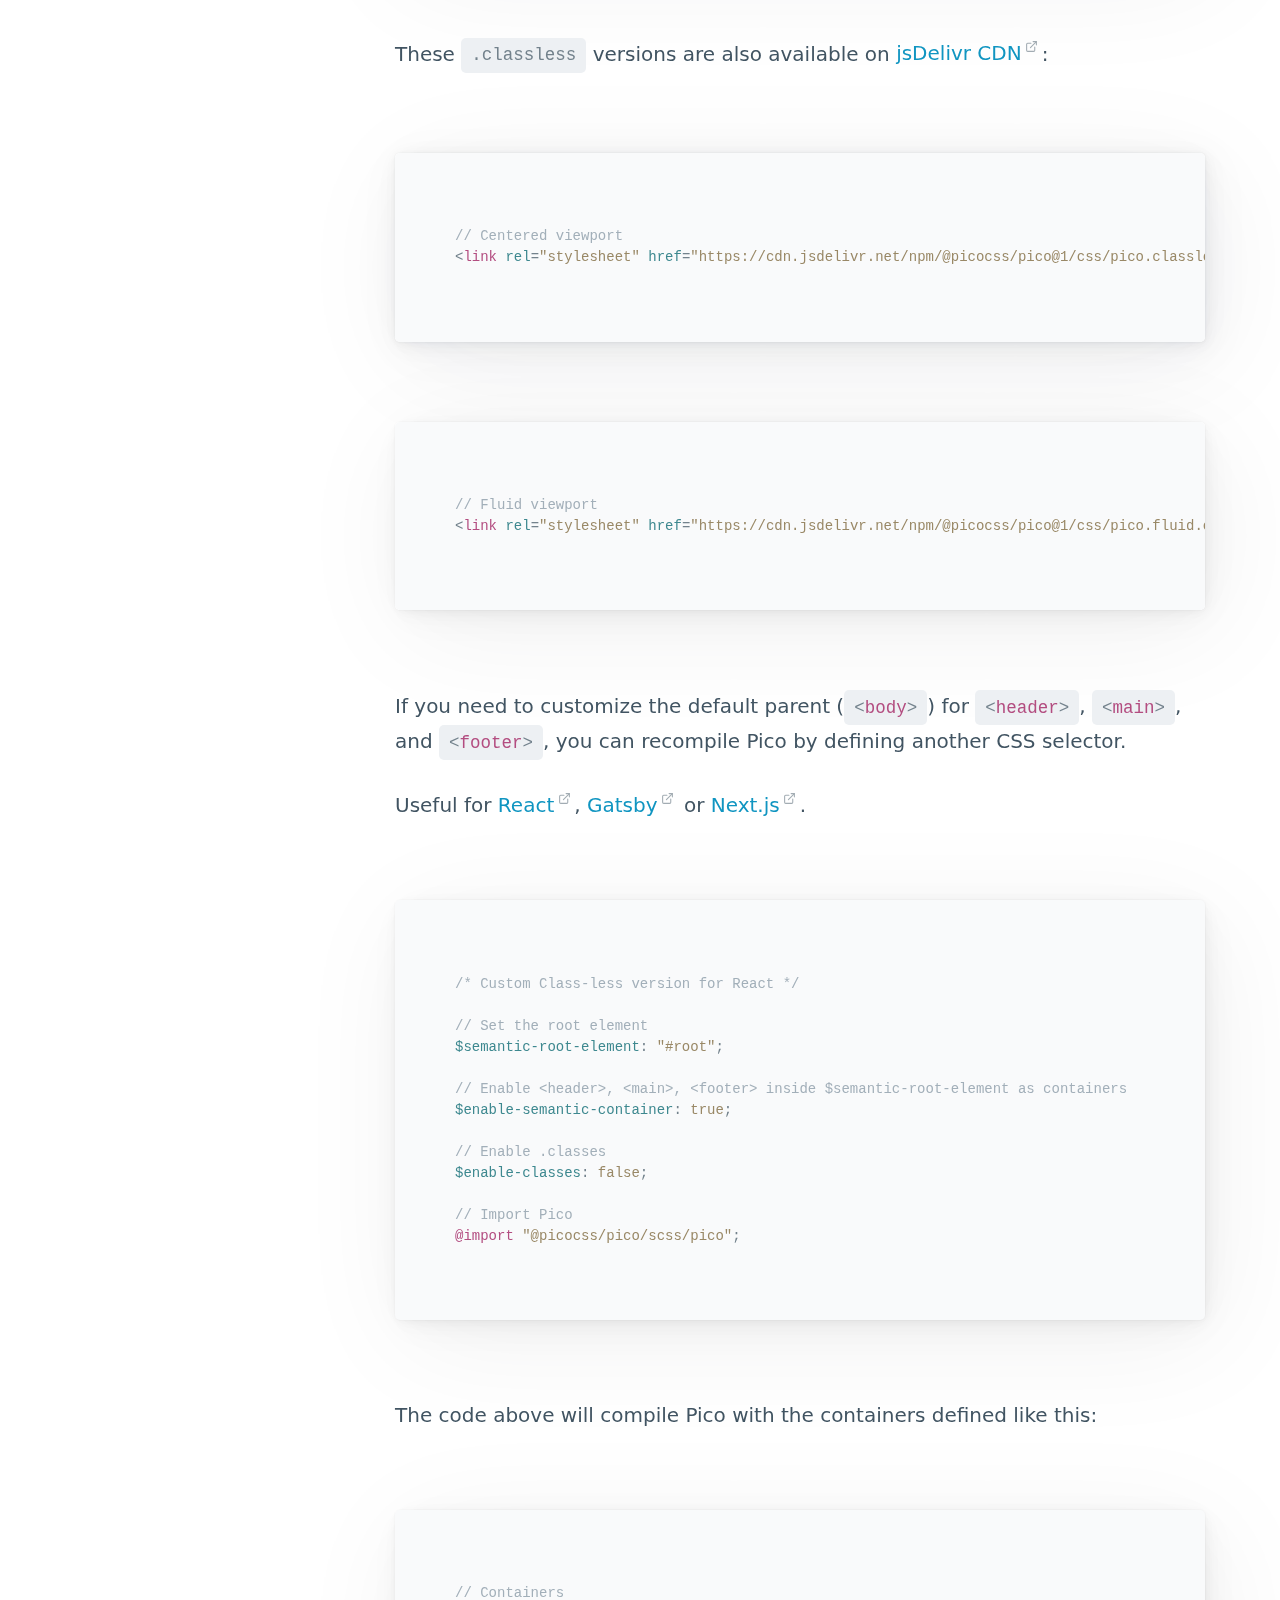
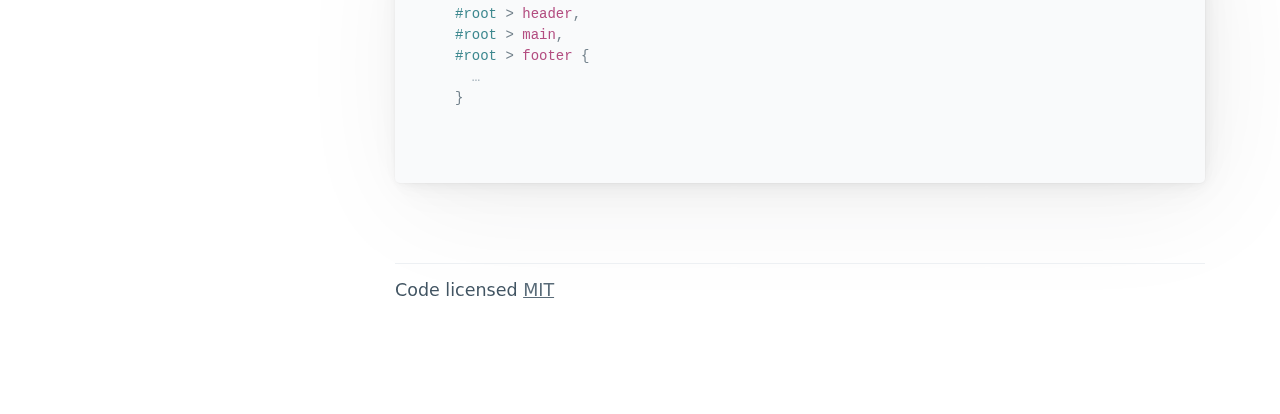
<file: bootstrap/frameworks/pico-1.5.10/docs/classless.html>
<!doctype html><html lang="en"><head><meta charset="utf-8"><meta name="viewport" content="width=device-width,initial-scale=1"><title>Class-less version • Pico CSS</title><meta name="description" content="For wild HTML purists, Pico provides a .classless version."><link rel="shortcut icon" href="https://picocss.com/favicon.ico"><link rel="stylesheet" href="../css/pico.min.css"><link rel="stylesheet" href="css/pico.docs.min.css"><link rel="canonical" href="https://picocss.com/docs/classless.html"></head><body><nav class="container-fluid"><ul><li><a href="https://picocss.com" aria-label="Back home"><svg aria-hidden="true" focusable="false" role="img" xmlns="http://www.w3.org/2000/svg" viewBox="0 0 1000 1000" height="56px"><path fill="currentColor" d="M633.43 429.23c0 118.38-49.76 184.72-138.87 184.72-53 0-92.04-25.37-108.62-67.32h-2.6v203.12H250V249.7h133.67v64.72h2.28c17.24-43.9 55.3-69.92 107-69.92 90.4 0 140.48 66.02 140.48 184.73zm-136.6 0c0-49.76-22.1-81.96-56.9-81.96s-56.9 32.2-57.24 82.28c.33 50.4 22.1 81.63 57.24 81.63 35.12 0 56.9-31.87 56.9-81.95zM682.5 547.5c0-37.32 30.18-67.5 67.5-67.5s67.5 30.18 67.5 67.5S787.32 615 750 615s-67.5-30.18-67.5-67.5z"/></svg></a></li><li>Documentation</li></ul><ul><li><a href="https://picocss.com#examples" class="secondary">Examples</a></li><li><a href="./" class="secondary">Docs</a></li><li><a href="https://github.com/picocss/pico" class="contrast" aria-label="Pico GitHub repository"><svg aria-hidden="true" focusable="false" role="img" xmlns="http://www.w3.org/2000/svg" viewBox="0 0 496 512" height="16px"><path fill="currentColor" d="M165.9 397.4c0 2-2.3 3.6-5.2 3.6-3.3.3-5.6-1.3-5.6-3.6 0-2 2.3-3.6 5.2-3.6 3-.3 5.6 1.3 5.6 3.6zm-31.1-4.5c-.7 2 1.3 4.3 4.3 4.9 2.6 1 5.6 0 6.2-2s-1.3-4.3-4.3-5.2c-2.6-.7-5.5.3-6.2 2.3zm44.2-1.7c-2.9.7-4.9 2.6-4.6 4.9.3 2 2.9 3.3 5.9 2.6 2.9-.7 4.9-2.6 4.6-4.6-.3-1.9-3-3.2-5.9-2.9zM244.8 8C106.1 8 0 113.3 0 252c0 110.9 69.8 205.8 169.5 239.2 12.8 2.3 17.3-5.6 17.3-12.1 0-6.2-.3-40.4-.3-61.4 0 0-70 15-84.7-29.8 0 0-11.4-29.1-27.8-36.6 0 0-22.9-15.7 1.6-15.4 0 0 24.9 2 38.6 25.8 21.9 38.6 58.6 27.5 72.9 20.9 2.3-16 8.8-27.1 16-33.7-55.9-6.2-112.3-14.3-112.3-110.5 0-27.5 7.6-41.3 23.6-58.9-2.6-6.5-11.1-33.3 2.6-67.9 20.9-6.5 69 27 69 27 20-5.6 41.5-8.5 62.8-8.5s42.8 2.9 62.8 8.5c0 0 48.1-33.6 69-27 13.7 34.7 5.2 61.4 2.6 67.9 16 17.7 25.8 31.5 25.8 58.9 0 96.5-58.9 104.2-114.8 110.5 9.2 7.9 17 22.9 17 46.4 0 33.7-.3 75.4-.3 83.6 0 6.5 4.6 14.4 17.3 12.1C428.2 457.8 496 362.9 496 252 496 113.3 383.5 8 244.8 8zM97.2 352.9c-1.3 1-1 3.3.7 5.2 1.6 1.6 3.9 2.3 5.2 1 1.3-1 1-3.3-.7-5.2-1.6-1.6-3.9-2.3-5.2-1zm-10.8-8.1c-.7 1.3.3 2.9 2.3 3.9 1.6 1 3.6.7 4.3-.7.7-1.3-.3-2.9-2.3-3.9-2-.6-3.6-.3-4.3.7zm32.4 35.6c-1.6 1.3-1 4.3 1.3 6.2 2.3 2.3 5.2 2.6 6.5 1 1.3-1.3.7-4.3-1.3-6.2-2.2-2.3-5.2-2.6-6.5-1zm-11.4-14.7c-1.6 1-1.6 3.6 0 5.9 1.6 2.3 4.3 3.3 5.6 2.3 1.6-1.3 1.6-3.9 0-6.2-1.4-2.3-4-3.3-5.6-2z"></path></svg></a></li></ul></nav><main class="container" id="docs"><aside><nav class="closed-on-mobile"><a href="./" class="secondary" id="toggle-docs-navigation"><svg xmlns="http://www.w3.org/2000/svg" class="expand" fill="currentColor" viewBox="0 0 16 16" height="16px"><title>Expand</title><path fill-rule="evenodd" d="M1 8a.5.5 0 0 1 .5-.5h13a.5.5 0 0 1 0 1h-13A.5.5 0 0 1 1 8zM7.646.146a.5.5 0 0 1 .708 0l2 2a.5.5 0 0 1-.708.708L8.5 1.707V5.5a.5.5 0 0 1-1 0V1.707L6.354 2.854a.5.5 0 1 1-.708-.708l2-2zM8 10a.5.5 0 0 1 .5.5v3.793l1.146-1.147a.5.5 0 0 1 .708.708l-2 2a.5.5 0 0 1-.708 0l-2-2a.5.5 0 0 1 .708-.708L7.5 14.293V10.5A.5.5 0 0 1 8 10z"></path></svg> <svg xmlns="http://www.w3.org/2000/svg" class="collapse" fill="currentColor" viewBox="0 0 16 16" height="16px"><title>Collapse</title><path fill-rule="evenodd" d="M1 8a.5.5 0 0 1 .5-.5h13a.5.5 0 0 1 0 1h-13A.5.5 0 0 1 1 8zm7-8a.5.5 0 0 1 .5.5v3.793l1.146-1.147a.5.5 0 0 1 .708.708l-2 2a.5.5 0 0 1-.708 0l-2-2a.5.5 0 1 1 .708-.708L7.5 4.293V.5A.5.5 0 0 1 8 0zm-.5 11.707l-1.146 1.147a.5.5 0 0 1-.708-.708l2-2a.5.5 0 0 1 .708 0l2 2a.5.5 0 0 1-.708.708L8.5 11.707V15.5a.5.5 0 0 1-1 0v-3.793z"></path></svg> Table of contents</a><details><summary>Getting started</summary><ul><li><a href="./" id="start-link" class="secondary">Usage</a></li><li><a href="./themes.html" id="themes-link" class="secondary">Themes</a></li><li><a href="./customization.html" id="customization-link" class="secondary">Customization</a></li><li><a href="./classless.html" id="classless-link" class="secondary">Class-less version</a></li><li><a href="./rtl.html" id="rtl-link" class="secondary">RTL</a></li></ul></details><details><summary>Layout</summary><ul><li><a href="./containers.html" id="containers-link" class="secondary">Containers</a></li><li><a href="./grid.html" id="grid-link" class="secondary">Grid</a></li><li><a href="./scroller.html" id="scroller-link" class="secondary">Horizontal scroller</a></li></ul></details><details><summary>Elements</summary><ul><li><a href="./typography.html" id="typography-link" class="secondary">Typography</a></li><li><a href="./buttons.html" id="buttons-link" class="secondary">Buttons</a></li><li><a href="./forms.html" id="forms-link" class="secondary">Forms</a></li><li><a href="./tables.html" id="tables-link" class="secondary">Tables</a></li></ul></details><details><summary>Components</summary><ul><li><a href="./accordions.html" id="accordions-link" class="secondary">Accordions</a></li><li><a href="./cards.html" id="cards-link" class="secondary">Cards</a></li><li><a href="./dropdowns.html" id="dropdowns-link" class="secondary">Dropdowns</a></li><li><a href="./modal.html" id="modal-link" class="secondary">Modal</a></li><li><a href="./navs.html" id="navs-link" class="secondary">Navs</a></li><li><a href="./progress.html" id="progress-link" class="secondary">Progress</a></li></ul></details><details><summary>Utilities</summary><ul><li><a href="./loading.html" id="loading-link" class="secondary">Loading</a></li><li><a href="./tooltips.html" id="tooltips-link" class="secondary">Tooltips</a></li></ul></details><details><summary>Extend</summary><ul><li><a href="./we-love-classes.html" id="we-love-classes-link" class="secondary">We love .classes</a></li></ul></details></nav><script>const activeLink=document.querySelector("aside a#classless-link"),parentAccordion=activeLink.closest("details");activeLink.setAttribute("aria-current","page"),parentAccordion.setAttribute("open","true")</script></aside><div role="document"><section id="classless"><hgroup><h1>Class-less version</h1><h2>For wild HTML purists!</h2></hgroup><p>Pico provides a <code>.classless</code> version (<a href="https://codesandbox.io/s/github/picocss/examples/tree/master/v1-classless">example</a>).</p><p>In this version, <code>&lt;<b>header</b>&gt;</code>, <code>&lt;<b>main</b>&gt;</code>, and <code>&lt;<b>footer</b>&gt;</code> act as <a href="./containers.html">containers</a> to define a centered or a fluid viewport.</p><pre><code><em>// Containers</em>
<b>body</b> > <b>header</b>,
<b>body</b> > <b>main</b>,
<b>body</b> > <b>footer</b> {
  <em>…</em>
}
</code></pre><p><strong>Usage:</strong></p><p>Use the default <code>.classless</code> version if you need centered viewports:</p><pre><code>&lt;<b>link</b> <i>rel</i>=<u>"stylesheet</u>" <i>href</i>=<u>"css/pico.classless.min.css"</u>&gt;</code></pre><p>Or use the <code>.fluid.classless</code> version if you need a fluid container:</p><pre><code>&lt;<b>link</b> <i>rel</i>=<u>"stylesheet</u>" <i>href</i>=<u>"css/pico.fluid.classless.min.css"</u>&gt;</code></pre><p>These <code>.classless</code> versions are also available on <a href="https://www.jsdelivr.com/package/npm/@picocss/pico">jsDelivr CDN</a>:</p><pre><code><em>// Centered viewport</em>
&lt;<b>link</b> <i>rel</i>=<u>"stylesheet"</u> <i>href</i>=<u>"https://cdn.jsdelivr.net/npm/@picocss/pico@1/css/pico.classless.min.css"</u>&gt;
</code></pre><pre><code><em>// Fluid viewport</em>
&lt;<b>link</b> <i>rel</i>=<u>"stylesheet"</u> <i>href</i>=<u>"https://cdn.jsdelivr.net/npm/@picocss/pico@1/css/pico.fluid.classless.min.css"</u>&gt;
</code></pre><p>If you need to customize the default parent (<code>&lt;<b>body</b>&gt;</code>) for <code>&lt;<b>header</b>&gt;</code>, <code>&lt;<b>main</b>&gt;</code>, and <code>&lt;<b>footer</b>&gt;</code>, you can recompile Pico by defining another CSS selector.</p><p>Useful for <a href="https://reactjs.org/">React</a>, <a href="https://www.gatsbyjs.com/">Gatsby</a> or <a href="https://nextjs.org/">Next.js</a>.</p><pre><code><em>/* Custom Class-less version for React */</em>

<em>// Set the root element</em>
<i>$semantic-root-element</i>: <u>"#root"</u>;

<em>// Enable &lt;header&gt;, &lt;main&gt;, &lt;footer&gt; inside $semantic-root-element as containers</em>
<i>$enable-semantic-container</i>: <u>true</u>;

<em>// Enable .classes</em>
<i>$enable-classes</i>: <u>false</u>;

<em>// Import Pico</em>
<b>@import</b> <u>"@picocss/pico/scss/pico"</u>;</code></pre><p>The code above will compile Pico with the containers defined like this:</p><pre><code><em>// Containers</em>
<i>#root</i> > <b>header</b>,
<i>#root</i> > <b>main</b>,
<i>#root</i> > <b>footer</b> {
  <em>…</em>
}
</code></pre></section><footer><hr><p><small>Code licensed <a href="https://github.com/picocss/pico/blob/master/LICENSE.md" class="secondary">MIT</a></small></p></footer></div></main><script src="js/commons.min.js"></script></body></html>
</file>
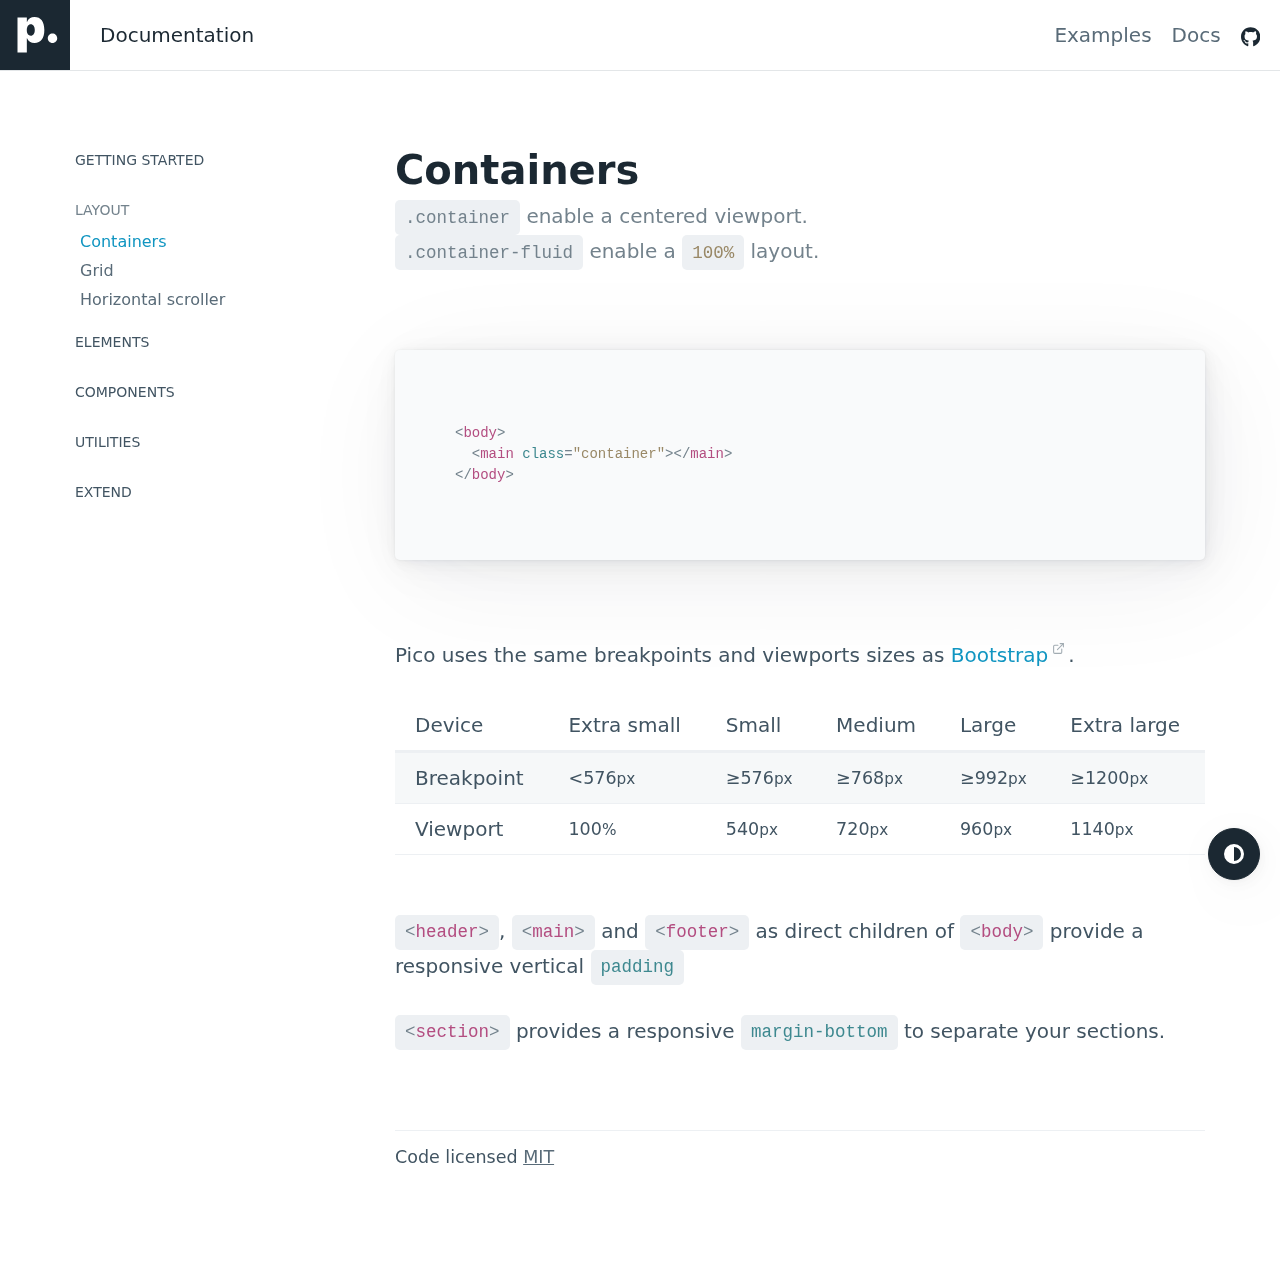
<file: bootstrap/frameworks/pico-1.5.10/docs/containers.html>
<!doctype html><html lang="en"><head><meta charset="utf-8"><meta name="viewport" content="width=device-width,initial-scale=1"><title>Containers • Pico CSS</title><meta name="description" content=".container enable a centered viewport, .container-fluid enable a 100% layout."><link rel="shortcut icon" href="https://picocss.com/favicon.ico"><link rel="stylesheet" href="../css/pico.min.css"><link rel="stylesheet" href="css/pico.docs.min.css"><link rel="canonical" href="https://picocss.com/docs/containers.html"></head><body><nav class="container-fluid"><ul><li><a href="https://picocss.com" aria-label="Back home"><svg aria-hidden="true" focusable="false" role="img" xmlns="http://www.w3.org/2000/svg" viewBox="0 0 1000 1000" height="56px"><path fill="currentColor" d="M633.43 429.23c0 118.38-49.76 184.72-138.87 184.72-53 0-92.04-25.37-108.62-67.32h-2.6v203.12H250V249.7h133.67v64.72h2.28c17.24-43.9 55.3-69.92 107-69.92 90.4 0 140.48 66.02 140.48 184.73zm-136.6 0c0-49.76-22.1-81.96-56.9-81.96s-56.9 32.2-57.24 82.28c.33 50.4 22.1 81.63 57.24 81.63 35.12 0 56.9-31.87 56.9-81.95zM682.5 547.5c0-37.32 30.18-67.5 67.5-67.5s67.5 30.18 67.5 67.5S787.32 615 750 615s-67.5-30.18-67.5-67.5z"/></svg></a></li><li>Documentation</li></ul><ul><li><a href="https://picocss.com#examples" class="secondary">Examples</a></li><li><a href="./" class="secondary">Docs</a></li><li><a href="https://github.com/picocss/pico" class="contrast" aria-label="Pico GitHub repository"><svg aria-hidden="true" focusable="false" role="img" xmlns="http://www.w3.org/2000/svg" viewBox="0 0 496 512" height="16px"><path fill="currentColor" d="M165.9 397.4c0 2-2.3 3.6-5.2 3.6-3.3.3-5.6-1.3-5.6-3.6 0-2 2.3-3.6 5.2-3.6 3-.3 5.6 1.3 5.6 3.6zm-31.1-4.5c-.7 2 1.3 4.3 4.3 4.9 2.6 1 5.6 0 6.2-2s-1.3-4.3-4.3-5.2c-2.6-.7-5.5.3-6.2 2.3zm44.2-1.7c-2.9.7-4.9 2.6-4.6 4.9.3 2 2.9 3.3 5.9 2.6 2.9-.7 4.9-2.6 4.6-4.6-.3-1.9-3-3.2-5.9-2.9zM244.8 8C106.1 8 0 113.3 0 252c0 110.9 69.8 205.8 169.5 239.2 12.8 2.3 17.3-5.6 17.3-12.1 0-6.2-.3-40.4-.3-61.4 0 0-70 15-84.7-29.8 0 0-11.4-29.1-27.8-36.6 0 0-22.9-15.7 1.6-15.4 0 0 24.9 2 38.6 25.8 21.9 38.6 58.6 27.5 72.9 20.9 2.3-16 8.8-27.1 16-33.7-55.9-6.2-112.3-14.3-112.3-110.5 0-27.5 7.6-41.3 23.6-58.9-2.6-6.5-11.1-33.3 2.6-67.9 20.9-6.5 69 27 69 27 20-5.6 41.5-8.5 62.8-8.5s42.8 2.9 62.8 8.5c0 0 48.1-33.6 69-27 13.7 34.7 5.2 61.4 2.6 67.9 16 17.7 25.8 31.5 25.8 58.9 0 96.5-58.9 104.2-114.8 110.5 9.2 7.9 17 22.9 17 46.4 0 33.7-.3 75.4-.3 83.6 0 6.5 4.6 14.4 17.3 12.1C428.2 457.8 496 362.9 496 252 496 113.3 383.5 8 244.8 8zM97.2 352.9c-1.3 1-1 3.3.7 5.2 1.6 1.6 3.9 2.3 5.2 1 1.3-1 1-3.3-.7-5.2-1.6-1.6-3.9-2.3-5.2-1zm-10.8-8.1c-.7 1.3.3 2.9 2.3 3.9 1.6 1 3.6.7 4.3-.7.7-1.3-.3-2.9-2.3-3.9-2-.6-3.6-.3-4.3.7zm32.4 35.6c-1.6 1.3-1 4.3 1.3 6.2 2.3 2.3 5.2 2.6 6.5 1 1.3-1.3.7-4.3-1.3-6.2-2.2-2.3-5.2-2.6-6.5-1zm-11.4-14.7c-1.6 1-1.6 3.6 0 5.9 1.6 2.3 4.3 3.3 5.6 2.3 1.6-1.3 1.6-3.9 0-6.2-1.4-2.3-4-3.3-5.6-2z"></path></svg></a></li></ul></nav><main class="container" id="docs"><aside><nav class="closed-on-mobile"><a href="./" class="secondary" id="toggle-docs-navigation"><svg xmlns="http://www.w3.org/2000/svg" class="expand" fill="currentColor" viewBox="0 0 16 16" height="16px"><title>Expand</title><path fill-rule="evenodd" d="M1 8a.5.5 0 0 1 .5-.5h13a.5.5 0 0 1 0 1h-13A.5.5 0 0 1 1 8zM7.646.146a.5.5 0 0 1 .708 0l2 2a.5.5 0 0 1-.708.708L8.5 1.707V5.5a.5.5 0 0 1-1 0V1.707L6.354 2.854a.5.5 0 1 1-.708-.708l2-2zM8 10a.5.5 0 0 1 .5.5v3.793l1.146-1.147a.5.5 0 0 1 .708.708l-2 2a.5.5 0 0 1-.708 0l-2-2a.5.5 0 0 1 .708-.708L7.5 14.293V10.5A.5.5 0 0 1 8 10z"></path></svg> <svg xmlns="http://www.w3.org/2000/svg" class="collapse" fill="currentColor" viewBox="0 0 16 16" height="16px"><title>Collapse</title><path fill-rule="evenodd" d="M1 8a.5.5 0 0 1 .5-.5h13a.5.5 0 0 1 0 1h-13A.5.5 0 0 1 1 8zm7-8a.5.5 0 0 1 .5.5v3.793l1.146-1.147a.5.5 0 0 1 .708.708l-2 2a.5.5 0 0 1-.708 0l-2-2a.5.5 0 1 1 .708-.708L7.5 4.293V.5A.5.5 0 0 1 8 0zm-.5 11.707l-1.146 1.147a.5.5 0 0 1-.708-.708l2-2a.5.5 0 0 1 .708 0l2 2a.5.5 0 0 1-.708.708L8.5 11.707V15.5a.5.5 0 0 1-1 0v-3.793z"></path></svg> Table of contents</a><details><summary>Getting started</summary><ul><li><a href="./" id="start-link" class="secondary">Usage</a></li><li><a href="./themes.html" id="themes-link" class="secondary">Themes</a></li><li><a href="./customization.html" id="customization-link" class="secondary">Customization</a></li><li><a href="./classless.html" id="classless-link" class="secondary">Class-less version</a></li><li><a href="./rtl.html" id="rtl-link" class="secondary">RTL</a></li></ul></details><details><summary>Layout</summary><ul><li><a href="./containers.html" id="containers-link" class="secondary">Containers</a></li><li><a href="./grid.html" id="grid-link" class="secondary">Grid</a></li><li><a href="./scroller.html" id="scroller-link" class="secondary">Horizontal scroller</a></li></ul></details><details><summary>Elements</summary><ul><li><a href="./typography.html" id="typography-link" class="secondary">Typography</a></li><li><a href="./buttons.html" id="buttons-link" class="secondary">Buttons</a></li><li><a href="./forms.html" id="forms-link" class="secondary">Forms</a></li><li><a href="./tables.html" id="tables-link" class="secondary">Tables</a></li></ul></details><details><summary>Components</summary><ul><li><a href="./accordions.html" id="accordions-link" class="secondary">Accordions</a></li><li><a href="./cards.html" id="cards-link" class="secondary">Cards</a></li><li><a href="./dropdowns.html" id="dropdowns-link" class="secondary">Dropdowns</a></li><li><a href="./modal.html" id="modal-link" class="secondary">Modal</a></li><li><a href="./navs.html" id="navs-link" class="secondary">Navs</a></li><li><a href="./progress.html" id="progress-link" class="secondary">Progress</a></li></ul></details><details><summary>Utilities</summary><ul><li><a href="./loading.html" id="loading-link" class="secondary">Loading</a></li><li><a href="./tooltips.html" id="tooltips-link" class="secondary">Tooltips</a></li></ul></details><details><summary>Extend</summary><ul><li><a href="./we-love-classes.html" id="we-love-classes-link" class="secondary">We love .classes</a></li></ul></details></nav><script>const activeLink=document.querySelector("aside a#containers-link"),parentAccordion=activeLink.closest("details");activeLink.setAttribute("aria-current","page"),parentAccordion.setAttribute("open","true")</script></aside><div role="document"><section id="containers"><hgroup><h1>Containers</h1><h2><code>.container</code> enable a centered viewport.<br><code>.container-fluid</code> enable a <code><u>100%</u></code> layout.</h2></hgroup><pre><code>&lt;<b>body</b>&gt;
  &lt;<b>main</b> <i>class</i>=<u>"container"</u>&gt;&lt;/<b>main</b>&gt;
&lt;/<b>body</b>&gt;</code></pre><p>Pico uses the same breakpoints and viewports sizes as <a href="https://getbootstrap.com/docs/5.1/layout/breakpoints/#available-breakpoints">Bootstrap</a>.</p><figure><table role="grid"><thead><tr><th>Device</th><th>Extra&nbsp;small</th><th>Small</th><th>Medium</th><th>Large</th><th>Extra&nbsp;large</th></tr></thead><tbody><tr><th>Breakpoint</th><td>&lt;576<small>px</small></td><td>≥576<small>px</small></td><td>≥768<small>px</small></td><td>≥992<small>px</small></td><td>≥1200<small>px</small></td></tr><tr><th>Viewport</th><td>100<small>%</small></td><td>540<small>px</small></td><td>720<small>px</small></td><td>960<small>px</small></td><td>1140<small>px</small></td></tr></tbody></table></figure><p><code>&lt;<b>header</b>&gt;</code>, <code>&lt;<b>main</b>&gt;</code> and <code>&lt;<b>footer</b>&gt;</code> as direct children of <code>&lt;<b>body</b>&gt;</code> provide a responsive vertical <code><i>padding</i></code></p><p><code>&lt;<b>section</b>&gt;</code> provides a responsive <code><i>margin-bottom</i></code> to separate your sections.</p></section><footer><hr><p><small>Code licensed <a href="https://github.com/picocss/pico/blob/master/LICENSE.md" class="secondary">MIT</a></small></p></footer></div></main><script src="js/commons.min.js"></script></body></html>
</file>
<file: js-objects-DOM/style.css>
@import url("https://fonts.googleapis.com/css2?family=Balsamiq+Sans:ital,wght@0,400;0,700;1,400;1,700&display=swap");

* {
  font-family: "Balsamiq Sans", cursive;
}

.container {
  padding: 2rem;
}

@media (min-width: 40rem) {
  .container {
    width: 70%;
    margin: 0 auto;
  }
}
</file>
<file: bootstrap/profile-page-responsive/style.css>
.avatar {
  width: 110px;
}

.avatar-sm {
  width: 50px;
}
</file>
<file: bootstrap/profile-page/style.css>
.avatar {
  width: 110px;
}

.avatar-sm {
  width: 50px;
}
</file>
<file: bootstrap/tailwind/dist/styles.css>
/*
! tailwindcss v3.3.2 | MIT License | https://tailwindcss.com
*/

/*
1. Prevent padding and border from affecting element width. (https://github.com/mozdevs/cssremedy/issues/4)
2. Allow adding a border to an element by just adding a border-width. (https://github.com/tailwindcss/tailwindcss/pull/116)
*/

*,
::before,
::after {
  box-sizing: border-box;
  /* 1 */
  border-width: 0;
  /* 2 */
  border-style: solid;
  /* 2 */
  border-color: #e5e7eb;
  /* 2 */
}

::before,
::after {
  --tw-content: '';
}

/*
1. Use a consistent sensible line-height in all browsers.
2. Prevent adjustments of font size after orientation changes in iOS.
3. Use a more readable tab size.
4. Use the user's configured `sans` font-family by default.
5. Use the user's configured `sans` font-feature-settings by default.
6. Use the user's configured `sans` font-variation-settings by default.
*/

html {
  line-height: 1.5;
  /* 1 */
  -webkit-text-size-adjust: 100%;
  /* 2 */
  -moz-tab-size: 4;
  /* 3 */
  -o-tab-size: 4;
     tab-size: 4;
  /* 3 */
  font-family: ui-sans-serif, system-ui, -apple-system, BlinkMacSystemFont, "Segoe UI", Roboto, "Helvetica Neue", Arial, "Noto Sans", sans-serif, "Apple Color Emoji", "Segoe UI Emoji", "Segoe UI Symbol", "Noto Color Emoji";
  /* 4 */
  font-feature-settings: normal;
  /* 5 */
  font-variation-settings: normal;
  /* 6 */
}

/*
1. Remove the margin in all browsers.
2. Inherit line-height from `html` so users can set them as a class directly on the `html` element.
*/

body {
  margin: 0;
  /* 1 */
  line-height: inherit;
  /* 2 */
}

/*
1. Add the correct height in Firefox.
2. Correct the inheritance of border color in Firefox. (https://bugzilla.mozilla.org/show_bug.cgi?id=190655)
3. Ensure horizontal rules are visible by default.
*/

hr {
  height: 0;
  /* 1 */
  color: inherit;
  /* 2 */
  border-top-width: 1px;
  /* 3 */
}

/*
Add the correct text decoration in Chrome, Edge, and Safari.
*/

abbr:where([title]) {
  -webkit-text-decoration: underline dotted;
          text-decoration: underline dotted;
}

/*
Remove the default font size and weight for headings.
*/

h1,
h2,
h3,
h4,
h5,
h6 {
  font-size: inherit;
  font-weight: inherit;
}

/*
Reset links to optimize for opt-in styling instead of opt-out.
*/

a {
  color: inherit;
  text-decoration: inherit;
}

/*
Add the correct font weight in Edge and Safari.
*/

b,
strong {
  font-weight: bolder;
}

/*
1. Use the user's configured `mono` font family by default.
2. Correct the odd `em` font sizing in all browsers.
*/

code,
kbd,
samp,
pre {
  font-family: ui-monospace, SFMono-Regular, Menlo, Monaco, Consolas, "Liberation Mono", "Courier New", monospace;
  /* 1 */
  font-size: 1em;
  /* 2 */
}

/*
Add the correct font size in all browsers.
*/

small {
  font-size: 80%;
}

/*
Prevent `sub` and `sup` elements from affecting the line height in all browsers.
*/

sub,
sup {
  font-size: 75%;
  line-height: 0;
  position: relative;
  vertical-align: baseline;
}

sub {
  bottom: -0.25em;
}

sup {
  top: -0.5em;
}

/*
1. Remove text indentation from table contents in Chrome and Safari. (https://bugs.chromium.org/p/chromium/issues/detail?id=999088, https://bugs.webkit.org/show_bug.cgi?id=201297)
2. Correct table border color inheritance in all Chrome and Safari. (https://bugs.chromium.org/p/chromium/issues/detail?id=935729, https://bugs.webkit.org/show_bug.cgi?id=195016)
3. Remove gaps between table borders by default.
*/

table {
  text-indent: 0;
  /* 1 */
  border-color: inherit;
  /* 2 */
  border-collapse: collapse;
  /* 3 */
}

/*
1. Change the font styles in all browsers.
2. Remove the margin in Firefox and Safari.
3. Remove default padding in all browsers.
*/

button,
input,
optgroup,
select,
textarea {
  font-family: inherit;
  /* 1 */
  font-size: 100%;
  /* 1 */
  font-weight: inherit;
  /* 1 */
  line-height: inherit;
  /* 1 */
  color: inherit;
  /* 1 */
  margin: 0;
  /* 2 */
  padding: 0;
  /* 3 */
}

/*
Remove the inheritance of text transform in Edge and Firefox.
*/

button,
select {
  text-transform: none;
}

/*
1. Correct the inability to style clickable types in iOS and Safari.
2. Remove default button styles.
*/

button,
[type='button'],
[type='reset'],
[type='submit'] {
  -webkit-appearance: button;
  /* 1 */
  background-color: transparent;
  /* 2 */
  background-image: none;
  /* 2 */
}

/*
Use the modern Firefox focus style for all focusable elements.
*/

:-moz-focusring {
  outline: auto;
}

/*
Remove the additional `:invalid` styles in Firefox. (https://github.com/mozilla/gecko-dev/blob/2f9eacd9d3d995c937b4251a5557d95d494c9be1/layout/style/res/forms.css#L728-L737)
*/

:-moz-ui-invalid {
  box-shadow: none;
}

/*
Add the correct vertical alignment in Chrome and Firefox.
*/

progress {
  vertical-align: baseline;
}

/*
Correct the cursor style of increment and decrement buttons in Safari.
*/

::-webkit-inner-spin-button,
::-webkit-outer-spin-button {
  height: auto;
}

/*
1. Correct the odd appearance in Chrome and Safari.
2. Correct the outline style in Safari.
*/

[type='search'] {
  -webkit-appearance: textfield;
  /* 1 */
  outline-offset: -2px;
  /* 2 */
}

/*
Remove the inner padding in Chrome and Safari on macOS.
*/

::-webkit-search-decoration {
  -webkit-appearance: none;
}

/*
1. Correct the inability to style clickable types in iOS and Safari.
2. Change font properties to `inherit` in Safari.
*/

::-webkit-file-upload-button {
  -webkit-appearance: button;
  /* 1 */
  font: inherit;
  /* 2 */
}

/*
Add the correct display in Chrome and Safari.
*/

summary {
  display: list-item;
}

/*
Removes the default spacing and border for appropriate elements.
*/

blockquote,
dl,
dd,
h1,
h2,
h3,
h4,
h5,
h6,
hr,
figure,
p,
pre {
  margin: 0;
}

fieldset {
  margin: 0;
  padding: 0;
}

legend {
  padding: 0;
}

ol,
ul,
menu {
  list-style: none;
  margin: 0;
  padding: 0;
}

/*
Prevent resizing textareas horizontally by default.
*/

textarea {
  resize: vertical;
}

/*
1. Reset the default placeholder opacity in Firefox. (https://github.com/tailwindlabs/tailwindcss/issues/3300)
2. Set the default placeholder color to the user's configured gray 400 color.
*/

input::-moz-placeholder, textarea::-moz-placeholder {
  opacity: 1;
  /* 1 */
  color: #9ca3af;
  /* 2 */
}

input::placeholder,
textarea::placeholder {
  opacity: 1;
  /* 1 */
  color: #9ca3af;
  /* 2 */
}

/*
Set the default cursor for buttons.
*/

button,
[role="button"] {
  cursor: pointer;
}

/*
Make sure disabled buttons don't get the pointer cursor.
*/

:disabled {
  cursor: default;
}

/*
1. Make replaced elements `display: block` by default. (https://github.com/mozdevs/cssremedy/issues/14)
2. Add `vertical-align: middle` to align replaced elements more sensibly by default. (https://github.com/jensimmons/cssremedy/issues/14#issuecomment-634934210)
   This can trigger a poorly considered lint error in some tools but is included by design.
*/

img,
svg,
video,
canvas,
audio,
iframe,
embed,
object {
  display: block;
  /* 1 */
  vertical-align: middle;
  /* 2 */
}

/*
Constrain images and videos to the parent width and preserve their intrinsic aspect ratio. (https://github.com/mozdevs/cssremedy/issues/14)
*/

img,
video {
  max-width: 100%;
  height: auto;
}

/* Make elements with the HTML hidden attribute stay hidden by default */

[hidden] {
  display: none;
}

*, ::before, ::after {
  --tw-border-spacing-x: 0;
  --tw-border-spacing-y: 0;
  --tw-translate-x: 0;
  --tw-translate-y: 0;
  --tw-rotate: 0;
  --tw-skew-x: 0;
  --tw-skew-y: 0;
  --tw-scale-x: 1;
  --tw-scale-y: 1;
  --tw-pan-x:  ;
  --tw-pan-y:  ;
  --tw-pinch-zoom:  ;
  --tw-scroll-snap-strictness: proximity;
  --tw-gradient-from-position:  ;
  --tw-gradient-via-position:  ;
  --tw-gradient-to-position:  ;
  --tw-ordinal:  ;
  --tw-slashed-zero:  ;
  --tw-numeric-figure:  ;
  --tw-numeric-spacing:  ;
  --tw-numeric-fraction:  ;
  --tw-ring-inset:  ;
  --tw-ring-offset-width: 0px;
  --tw-ring-offset-color: #fff;
  --tw-ring-color: rgb(59 130 246 / 0.5);
  --tw-ring-offset-shadow: 0 0 #0000;
  --tw-ring-shadow: 0 0 #0000;
  --tw-shadow: 0 0 #0000;
  --tw-shadow-colored: 0 0 #0000;
  --tw-blur:  ;
  --tw-brightness:  ;
  --tw-contrast:  ;
  --tw-grayscale:  ;
  --tw-hue-rotate:  ;
  --tw-invert:  ;
  --tw-saturate:  ;
  --tw-sepia:  ;
  --tw-drop-shadow:  ;
  --tw-backdrop-blur:  ;
  --tw-backdrop-brightness:  ;
  --tw-backdrop-contrast:  ;
  --tw-backdrop-grayscale:  ;
  --tw-backdrop-hue-rotate:  ;
  --tw-backdrop-invert:  ;
  --tw-backdrop-opacity:  ;
  --tw-backdrop-saturate:  ;
  --tw-backdrop-sepia:  ;
}

::backdrop {
  --tw-border-spacing-x: 0;
  --tw-border-spacing-y: 0;
  --tw-translate-x: 0;
  --tw-translate-y: 0;
  --tw-rotate: 0;
  --tw-skew-x: 0;
  --tw-skew-y: 0;
  --tw-scale-x: 1;
  --tw-scale-y: 1;
  --tw-pan-x:  ;
  --tw-pan-y:  ;
  --tw-pinch-zoom:  ;
  --tw-scroll-snap-strictness: proximity;
  --tw-gradient-from-position:  ;
  --tw-gradient-via-position:  ;
  --tw-gradient-to-position:  ;
  --tw-ordinal:  ;
  --tw-slashed-zero:  ;
  --tw-numeric-figure:  ;
  --tw-numeric-spacing:  ;
  --tw-numeric-fraction:  ;
  --tw-ring-inset:  ;
  --tw-ring-offset-width: 0px;
  --tw-ring-offset-color: #fff;
  --tw-ring-color: rgb(59 130 246 / 0.5);
  --tw-ring-offset-shadow: 0 0 #0000;
  --tw-ring-shadow: 0 0 #0000;
  --tw-shadow: 0 0 #0000;
  --tw-shadow-colored: 0 0 #0000;
  --tw-blur:  ;
  --tw-brightness:  ;
  --tw-contrast:  ;
  --tw-grayscale:  ;
  --tw-hue-rotate:  ;
  --tw-invert:  ;
  --tw-saturate:  ;
  --tw-sepia:  ;
  --tw-drop-shadow:  ;
  --tw-backdrop-blur:  ;
  --tw-backdrop-brightness:  ;
  --tw-backdrop-contrast:  ;
  --tw-backdrop-grayscale:  ;
  --tw-backdrop-hue-rotate:  ;
  --tw-backdrop-invert:  ;
  --tw-backdrop-opacity:  ;
  --tw-backdrop-saturate:  ;
  --tw-backdrop-sepia:  ;
}

.mb-4 {
  margin-bottom: 1rem;
}

.flex {
  display: flex;
}

.grid {
  display: grid;
}

.h-full {
  height: 100%;
}

.h-screen {
  height: 100vh;
}

.w-full {
  width: 100%;
}

.flex-1 {
  flex: 1 1 0%;
}

.flex-grow {
  flex-grow: 1;
}

.flex-col {
  flex-direction: column;
}

.place-content-center {
  place-content: center;
}

.rounded {
  border-radius: 0.25rem;
}

.rounded-lg {
  border-radius: 0.5rem;
}

.bg-slate-900 {
  --tw-bg-opacity: 1;
  background-color: rgb(15 23 42 / var(--tw-bg-opacity));
}

.bg-slate-800 {
  --tw-bg-opacity: 1;
  background-color: rgb(30 41 59 / var(--tw-bg-opacity));
}

.bg-slate-950 {
  --tw-bg-opacity: 1;
  background-color: rgb(2 6 23 / var(--tw-bg-opacity));
}

.bg-slate-900\/5 {
  background-color: rgb(15 23 42 / 0.05);
}

.bg-slate-900\/90 {
  background-color: rgb(15 23 42 / 0.9);
}

.bg-slate-900\/80 {
  background-color: rgb(15 23 42 / 0.8);
}

.bg-slate-900\/95 {
  background-color: rgb(15 23 42 / 0.95);
}

.bg-blue-800 {
  --tw-bg-opacity: 1;
  background-color: rgb(30 64 175 / var(--tw-bg-opacity));
}

.bg-blue-800\/70 {
  background-color: rgb(30 64 175 / 0.7);
}

.bg-blue-900\/70 {
  background-color: rgb(30 58 138 / 0.7);
}

.bg-gradient-to-r {
  background-image: linear-gradient(to right, var(--tw-gradient-stops));
}

.from-purple-400 {
  --tw-gradient-from: #c084fc var(--tw-gradient-from-position);
  --tw-gradient-to: rgb(192 132 252 / 0) var(--tw-gradient-to-position);
  --tw-gradient-stops: var(--tw-gradient-from), var(--tw-gradient-to);
}

.to-pink-600 {
  --tw-gradient-to: #db2777 var(--tw-gradient-to-position);
}

.bg-clip-text {
  -webkit-background-clip: text;
          background-clip: text;
}

.px-4 {
  padding-left: 1rem;
  padding-right: 1rem;
}

.py-4 {
  padding-top: 1rem;
  padding-bottom: 1rem;
}

.px-6 {
  padding-left: 1.5rem;
  padding-right: 1.5rem;
}

.py-2 {
  padding-top: 0.5rem;
  padding-bottom: 0.5rem;
}

.text-4xl {
  font-size: 2.25rem;
  line-height: 2.5rem;
}

.text-2xl {
  font-size: 1.5rem;
  line-height: 2rem;
}

.text-8xl {
  font-size: 6rem;
  line-height: 1;
}

.text-6xl {
  font-size: 3.75rem;
  line-height: 1;
}

.font-bold {
  font-weight: 700;
}

.font-extrabold {
  font-weight: 800;
}

.text-slate-100 {
  --tw-text-opacity: 1;
  color: rgb(241 245 249 / var(--tw-text-opacity));
}

.text-blue-300 {
  --tw-text-opacity: 1;
  color: rgb(147 197 253 / var(--tw-text-opacity));
}

.text-transparent {
  color: transparent;
}

.text-white {
  --tw-text-opacity: 1;
  color: rgb(255 255 255 / var(--tw-text-opacity));
}

.text-slate-200 {
  --tw-text-opacity: 1;
  color: rgb(226 232 240 / var(--tw-text-opacity));
}

.transition-all {
  transition-property: all;
  transition-timing-function: cubic-bezier(0.4, 0, 0.2, 1);
  transition-duration: 150ms;
}

@media (min-width: 640px) {
  .sm\:container {
    width: 100%;
    margin-right: auto;
    margin-left: auto;
  }

  @media (min-width: 640px) {
    .sm\:container {
      max-width: 640px;
    }
  }

  @media (min-width: 768px) {
    .sm\:container {
      max-width: 768px;
    }
  }

  @media (min-width: 1024px) {
    .sm\:container {
      max-width: 1024px;
    }
  }

  @media (min-width: 1280px) {
    .sm\:container {
      max-width: 1280px;
    }
  }

  @media (min-width: 1536px) {
    .sm\:container {
      max-width: 1536px;
    }
  }
}

.hover\:bg-blue-800\/25:hover {
  background-color: rgb(30 64 175 / 0.25);
}

.hover\:bg-blue-800\/80:hover {
  background-color: rgb(30 64 175 / 0.8);
}

.hover\:bg-blue-800\/95:hover {
  background-color: rgb(30 64 175 / 0.95);
}

.hover\:bg-blue-800\/70:hover {
  background-color: rgb(30 64 175 / 0.7);
}

.hover\:bg-blue-800:hover {
  --tw-bg-opacity: 1;
  background-color: rgb(30 64 175 / var(--tw-bg-opacity));
}

.hover\:bg-blue-900:hover {
  --tw-bg-opacity: 1;
  background-color: rgb(30 58 138 / var(--tw-bg-opacity));
}

.hover\:text-blue-200:hover {
  --tw-text-opacity: 1;
  color: rgb(191 219 254 / var(--tw-text-opacity));
}

@media (min-width: 768px) {
  .md\:text-8xl {
    font-size: 6rem;
    line-height: 1;
  }
}
</file>
<file: bootstrap/frameworks/pico-1.5.10/css/pico.min.css>
@charset "UTF-8";/*!
 * Pico CSS v1.5.10 (https://picocss.com)
 * Copyright 2019-2023 - Licensed under MIT
 */:root{--font-family:system-ui,-apple-system,"Segoe UI","Roboto","Ubuntu","Cantarell","Noto Sans",sans-serif,"Apple Color Emoji","Segoe UI Emoji","Segoe UI Symbol","Noto Color Emoji";--line-height:1.5;--font-weight:400;--font-size:16px;--border-radius:0.25rem;--border-width:1px;--outline-width:3px;--spacing:1rem;--typography-spacing-vertical:1.5rem;--block-spacing-vertical:calc(var(--spacing) * 2);--block-spacing-horizontal:var(--spacing);--grid-spacing-vertical:0;--grid-spacing-horizontal:var(--spacing);--form-element-spacing-vertical:0.75rem;--form-element-spacing-horizontal:1rem;--nav-element-spacing-vertical:1rem;--nav-element-spacing-horizontal:0.5rem;--nav-link-spacing-vertical:0.5rem;--nav-link-spacing-horizontal:0.5rem;--form-label-font-weight:var(--font-weight);--transition:0.2s ease-in-out;--modal-overlay-backdrop-filter:blur(0.25rem)}@media (min-width:576px){:root{--font-size:17px}}@media (min-width:768px){:root{--font-size:18px}}@media (min-width:992px){:root{--font-size:19px}}@media (min-width:1200px){:root{--font-size:20px}}@media (min-width:576px){body>footer,body>header,body>main,section{--block-spacing-vertical:calc(var(--spacing) * 2.5)}}@media (min-width:768px){body>footer,body>header,body>main,section{--block-spacing-vertical:calc(var(--spacing) * 3)}}@media (min-width:992px){body>footer,body>header,body>main,section{--block-spacing-vertical:calc(var(--spacing) * 3.5)}}@media (min-width:1200px){body>footer,body>header,body>main,section{--block-spacing-vertical:calc(var(--spacing) * 4)}}@media (min-width:576px){article{--block-spacing-horizontal:calc(var(--spacing) * 1.25)}}@media (min-width:768px){article{--block-spacing-horizontal:calc(var(--spacing) * 1.5)}}@media (min-width:992px){article{--block-spacing-horizontal:calc(var(--spacing) * 1.75)}}@media (min-width:1200px){article{--block-spacing-horizontal:calc(var(--spacing) * 2)}}dialog>article{--block-spacing-vertical:calc(var(--spacing) * 2);--block-spacing-horizontal:var(--spacing)}@media (min-width:576px){dialog>article{--block-spacing-vertical:calc(var(--spacing) * 2.5);--block-spacing-horizontal:calc(var(--spacing) * 1.25)}}@media (min-width:768px){dialog>article{--block-spacing-vertical:calc(var(--spacing) * 3);--block-spacing-horizontal:calc(var(--spacing) * 1.5)}}a{--text-decoration:none}a.contrast,a.secondary{--text-decoration:underline}small{--font-size:0.875em}h1,h2,h3,h4,h5,h6{--font-weight:700}h1{--font-size:2rem;--typography-spacing-vertical:3rem}h2{--font-size:1.75rem;--typography-spacing-vertical:2.625rem}h3{--font-size:1.5rem;--typography-spacing-vertical:2.25rem}h4{--font-size:1.25rem;--typography-spacing-vertical:1.874rem}h5{--font-size:1.125rem;--typography-spacing-vertical:1.6875rem}[type=checkbox],[type=radio]{--border-width:2px}[type=checkbox][role=switch]{--border-width:3px}tfoot td,tfoot th,thead td,thead th{--border-width:3px}:not(thead,tfoot)>*>td{--font-size:0.875em}code,kbd,pre,samp{--font-family:"Menlo","Consolas","Roboto Mono","Ubuntu Monospace","Noto Mono","Oxygen Mono","Liberation Mono",monospace,"Apple Color Emoji","Segoe UI Emoji","Segoe UI Symbol","Noto Color Emoji"}kbd{--font-weight:bolder}:root:not([data-theme=dark]),[data-theme=light]{--background-color:#fff;--color:hsl(205, 20%, 32%);--h1-color:hsl(205, 30%, 15%);--h2-color:#24333e;--h3-color:hsl(205, 25%, 23%);--h4-color:#374956;--h5-color:hsl(205, 20%, 32%);--h6-color:#4d606d;--muted-color:hsl(205, 10%, 50%);--muted-border-color:hsl(205, 20%, 94%);--primary:hsl(195, 85%, 41%);--primary-hover:hsl(195, 90%, 32%);--primary-focus:rgba(16, 149, 193, 0.125);--primary-inverse:#fff;--secondary:hsl(205, 15%, 41%);--secondary-hover:hsl(205, 20%, 32%);--secondary-focus:rgba(89, 107, 120, 0.125);--secondary-inverse:#fff;--contrast:hsl(205, 30%, 15%);--contrast-hover:#000;--contrast-focus:rgba(89, 107, 120, 0.125);--contrast-inverse:#fff;--mark-background-color:#fff2ca;--mark-color:#543a26;--ins-color:#388e3c;--del-color:#c62828;--blockquote-border-color:var(--muted-border-color);--blockquote-footer-color:var(--muted-color);--button-box-shadow:0 0 0 rgba(0, 0, 0, 0);--button-hover-box-shadow:0 0 0 rgba(0, 0, 0, 0);--form-element-background-color:transparent;--form-element-border-color:hsl(205, 14%, 68%);--form-element-color:var(--color);--form-element-placeholder-color:var(--muted-color);--form-element-active-background-color:transparent;--form-element-active-border-color:var(--primary);--form-element-focus-color:var(--primary-focus);--form-element-disabled-background-color:hsl(205, 18%, 86%);--form-element-disabled-border-color:hsl(205, 14%, 68%);--form-element-disabled-opacity:0.5;--form-element-invalid-border-color:#c62828;--form-element-invalid-active-border-color:#d32f2f;--form-element-invalid-focus-color:rgba(211, 47, 47, 0.125);--form-element-valid-border-color:#388e3c;--form-element-valid-active-border-color:#43a047;--form-element-valid-focus-color:rgba(67, 160, 71, 0.125);--switch-background-color:hsl(205, 16%, 77%);--switch-color:var(--primary-inverse);--switch-checked-background-color:var(--primary);--range-border-color:hsl(205, 18%, 86%);--range-active-border-color:hsl(205, 16%, 77%);--range-thumb-border-color:var(--background-color);--range-thumb-color:var(--secondary);--range-thumb-hover-color:var(--secondary-hover);--range-thumb-active-color:var(--primary);--table-border-color:var(--muted-border-color);--table-row-stripped-background-color:#f6f8f9;--code-background-color:hsl(205, 20%, 94%);--code-color:var(--muted-color);--code-kbd-background-color:var(--contrast);--code-kbd-color:var(--contrast-inverse);--code-tag-color:hsl(330, 40%, 50%);--code-property-color:hsl(185, 40%, 40%);--code-value-color:hsl(40, 20%, 50%);--code-comment-color:hsl(205, 14%, 68%);--accordion-border-color:var(--muted-border-color);--accordion-close-summary-color:var(--color);--accordion-open-summary-color:var(--muted-color);--card-background-color:var(--background-color);--card-border-color:var(--muted-border-color);--card-box-shadow:0.0145rem 0.029rem 0.174rem rgba(27, 40, 50, 0.01698),0.0335rem 0.067rem 0.402rem rgba(27, 40, 50, 0.024),0.0625rem 0.125rem 0.75rem rgba(27, 40, 50, 0.03),0.1125rem 0.225rem 1.35rem rgba(27, 40, 50, 0.036),0.2085rem 0.417rem 2.502rem rgba(27, 40, 50, 0.04302),0.5rem 1rem 6rem rgba(27, 40, 50, 0.06),0 0 0 0.0625rem rgba(27, 40, 50, 0.015);--card-sectionning-background-color:#fbfbfc;--dropdown-background-color:#fbfbfc;--dropdown-border-color:#e1e6eb;--dropdown-box-shadow:var(--card-box-shadow);--dropdown-color:var(--color);--dropdown-hover-background-color:hsl(205, 20%, 94%);--modal-overlay-background-color:rgba(213, 220, 226, 0.7);--progress-background-color:hsl(205, 18%, 86%);--progress-color:var(--primary);--loading-spinner-opacity:0.5;--tooltip-background-color:var(--contrast);--tooltip-color:var(--contrast-inverse);--icon-checkbox:url("data:image/svg+xml,%3Csvg xmlns='http://www.w3.org/2000/svg' width='24' height='24' viewBox='0 0 24 24' fill='none' stroke='rgb(255, 255, 255)' stroke-width='4' stroke-linecap='round' stroke-linejoin='round'%3E%3Cpolyline points='20 6 9 17 4 12'%3E%3C/polyline%3E%3C/svg%3E");--icon-chevron:url("data:image/svg+xml,%3Csvg xmlns='http://www.w3.org/2000/svg' width='24' height='24' viewBox='0 0 24 24' fill='none' stroke='rgb(65, 84, 98)' stroke-width='2' stroke-linecap='round' stroke-linejoin='round'%3E%3Cpolyline points='6 9 12 15 18 9'%3E%3C/polyline%3E%3C/svg%3E");--icon-chevron-button:url("data:image/svg+xml,%3Csvg xmlns='http://www.w3.org/2000/svg' width='24' height='24' viewBox='0 0 24 24' fill='none' stroke='rgb(255, 255, 255)' stroke-width='2' stroke-linecap='round' stroke-linejoin='round'%3E%3Cpolyline points='6 9 12 15 18 9'%3E%3C/polyline%3E%3C/svg%3E");--icon-chevron-button-inverse:url("data:image/svg+xml,%3Csvg xmlns='http://www.w3.org/2000/svg' width='24' height='24' viewBox='0 0 24 24' fill='none' stroke='rgb(255, 255, 255)' stroke-width='2' stroke-linecap='round' stroke-linejoin='round'%3E%3Cpolyline points='6 9 12 15 18 9'%3E%3C/polyline%3E%3C/svg%3E");--icon-close:url("data:image/svg+xml,%3Csvg xmlns='http://www.w3.org/2000/svg' width='24' height='24' viewBox='0 0 24 24' fill='none' stroke='rgb(115, 130, 140)' stroke-width='4' stroke-linecap='round' stroke-linejoin='round'%3E%3Cline x1='18' y1='6' x2='6' y2='18'%3E%3C/line%3E%3Cline x1='6' y1='6' x2='18' y2='18'%3E%3C/line%3E%3C/svg%3E");--icon-date:url("data:image/svg+xml,%3Csvg xmlns='http://www.w3.org/2000/svg' width='24' height='24' viewBox='0 0 24 24' fill='none' stroke='rgb(65, 84, 98)' stroke-width='2' stroke-linecap='round' stroke-linejoin='round'%3E%3Crect x='3' y='4' width='18' height='18' rx='2' ry='2'%3E%3C/rect%3E%3Cline x1='16' y1='2' x2='16' y2='6'%3E%3C/line%3E%3Cline x1='8' y1='2' x2='8' y2='6'%3E%3C/line%3E%3Cline x1='3' y1='10' x2='21' y2='10'%3E%3C/line%3E%3C/svg%3E");--icon-invalid:url("data:image/svg+xml,%3Csvg xmlns='http://www.w3.org/2000/svg' width='24' height='24' viewBox='0 0 24 24' fill='none' stroke='rgb(198, 40, 40)' stroke-width='2' stroke-linecap='round' stroke-linejoin='round'%3E%3Ccircle cx='12' cy='12' r='10'%3E%3C/circle%3E%3Cline x1='12' y1='8' x2='12' y2='12'%3E%3C/line%3E%3Cline x1='12' y1='16' x2='12.01' y2='16'%3E%3C/line%3E%3C/svg%3E");--icon-minus:url("data:image/svg+xml,%3Csvg xmlns='http://www.w3.org/2000/svg' width='24' height='24' viewBox='0 0 24 24' fill='none' stroke='rgb(255, 255, 255)' stroke-width='4' stroke-linecap='round' stroke-linejoin='round'%3E%3Cline x1='5' y1='12' x2='19' y2='12'%3E%3C/line%3E%3C/svg%3E");--icon-search:url("data:image/svg+xml,%3Csvg xmlns='http://www.w3.org/2000/svg' width='24' height='24' viewBox='0 0 24 24' fill='none' stroke='rgb(65, 84, 98)' stroke-width='2' stroke-linecap='round' stroke-linejoin='round'%3E%3Ccircle cx='11' cy='11' r='8'%3E%3C/circle%3E%3Cline x1='21' y1='21' x2='16.65' y2='16.65'%3E%3C/line%3E%3C/svg%3E");--icon-time:url("data:image/svg+xml,%3Csvg xmlns='http://www.w3.org/2000/svg' width='24' height='24' viewBox='0 0 24 24' fill='none' stroke='rgb(65, 84, 98)' stroke-width='2' stroke-linecap='round' stroke-linejoin='round'%3E%3Ccircle cx='12' cy='12' r='10'%3E%3C/circle%3E%3Cpolyline points='12 6 12 12 16 14'%3E%3C/polyline%3E%3C/svg%3E");--icon-valid:url("data:image/svg+xml,%3Csvg xmlns='http://www.w3.org/2000/svg' width='24' height='24' viewBox='0 0 24 24' fill='none' stroke='rgb(56, 142, 60)' stroke-width='3' stroke-linecap='round' stroke-linejoin='round'%3E%3Cpolyline points='20 6 9 17 4 12'%3E%3C/polyline%3E%3C/svg%3E");color-scheme:light}@media only screen and (prefers-color-scheme:dark){:root:not([data-theme]){--background-color:#11191f;--color:hsl(205, 16%, 77%);--h1-color:hsl(205, 20%, 94%);--h2-color:#e1e6eb;--h3-color:hsl(205, 18%, 86%);--h4-color:#c8d1d8;--h5-color:hsl(205, 16%, 77%);--h6-color:#afbbc4;--muted-color:hsl(205, 10%, 50%);--muted-border-color:#1f2d38;--primary:hsl(195, 85%, 41%);--primary-hover:hsl(195, 80%, 50%);--primary-focus:rgba(16, 149, 193, 0.25);--primary-inverse:#fff;--secondary:hsl(205, 15%, 41%);--secondary-hover:hsl(205, 10%, 50%);--secondary-focus:rgba(115, 130, 140, 0.25);--secondary-inverse:#fff;--contrast:hsl(205, 20%, 94%);--contrast-hover:#fff;--contrast-focus:rgba(115, 130, 140, 0.25);--contrast-inverse:#000;--mark-background-color:#d1c284;--mark-color:#11191f;--ins-color:#388e3c;--del-color:#c62828;--blockquote-border-color:var(--muted-border-color);--blockquote-footer-color:var(--muted-color);--button-box-shadow:0 0 0 rgba(0, 0, 0, 0);--button-hover-box-shadow:0 0 0 rgba(0, 0, 0, 0);--form-element-background-color:#11191f;--form-element-border-color:#374956;--form-element-color:var(--color);--form-element-placeholder-color:var(--muted-color);--form-element-active-background-color:var(--form-element-background-color);--form-element-active-border-color:var(--primary);--form-element-focus-color:var(--primary-focus);--form-element-disabled-background-color:hsl(205, 25%, 23%);--form-element-disabled-border-color:hsl(205, 20%, 32%);--form-element-disabled-opacity:0.5;--form-element-invalid-border-color:#b71c1c;--form-element-invalid-active-border-color:#c62828;--form-element-invalid-focus-color:rgba(198, 40, 40, 0.25);--form-element-valid-border-color:#2e7d32;--form-element-valid-active-border-color:#388e3c;--form-element-valid-focus-color:rgba(56, 142, 60, 0.25);--switch-background-color:#374956;--switch-color:var(--primary-inverse);--switch-checked-background-color:var(--primary);--range-border-color:#24333e;--range-active-border-color:hsl(205, 25%, 23%);--range-thumb-border-color:var(--background-color);--range-thumb-color:var(--secondary);--range-thumb-hover-color:var(--secondary-hover);--range-thumb-active-color:var(--primary);--table-border-color:var(--muted-border-color);--table-row-stripped-background-color:rgba(115, 130, 140, 0.05);--code-background-color:#18232c;--code-color:var(--muted-color);--code-kbd-background-color:var(--contrast);--code-kbd-color:var(--contrast-inverse);--code-tag-color:hsl(330, 30%, 50%);--code-property-color:hsl(185, 30%, 50%);--code-value-color:hsl(40, 10%, 50%);--code-comment-color:#4d606d;--accordion-border-color:var(--muted-border-color);--accordion-active-summary-color:var(--primary);--accordion-close-summary-color:var(--color);--accordion-open-summary-color:var(--muted-color);--card-background-color:#141e26;--card-border-color:var(--card-background-color);--card-box-shadow:0.0145rem 0.029rem 0.174rem rgba(0, 0, 0, 0.01698),0.0335rem 0.067rem 0.402rem rgba(0, 0, 0, 0.024),0.0625rem 0.125rem 0.75rem rgba(0, 0, 0, 0.03),0.1125rem 0.225rem 1.35rem rgba(0, 0, 0, 0.036),0.2085rem 0.417rem 2.502rem rgba(0, 0, 0, 0.04302),0.5rem 1rem 6rem rgba(0, 0, 0, 0.06),0 0 0 0.0625rem rgba(0, 0, 0, 0.015);--card-sectionning-background-color:#18232c;--dropdown-background-color:hsl(205, 30%, 15%);--dropdown-border-color:#24333e;--dropdown-box-shadow:var(--card-box-shadow);--dropdown-color:var(--color);--dropdown-hover-background-color:rgba(36, 51, 62, 0.75);--modal-overlay-background-color:rgba(36, 51, 62, 0.8);--progress-background-color:#24333e;--progress-color:var(--primary);--loading-spinner-opacity:0.5;--tooltip-background-color:var(--contrast);--tooltip-color:var(--contrast-inverse);--icon-checkbox:url("data:image/svg+xml,%3Csvg xmlns='http://www.w3.org/2000/svg' width='24' height='24' viewBox='0 0 24 24' fill='none' stroke='rgb(255, 255, 255)' stroke-width='4' stroke-linecap='round' stroke-linejoin='round'%3E%3Cpolyline points='20 6 9 17 4 12'%3E%3C/polyline%3E%3C/svg%3E");--icon-chevron:url("data:image/svg+xml,%3Csvg xmlns='http://www.w3.org/2000/svg' width='24' height='24' viewBox='0 0 24 24' fill='none' stroke='rgb(162, 175, 185)' stroke-width='2' stroke-linecap='round' stroke-linejoin='round'%3E%3Cpolyline points='6 9 12 15 18 9'%3E%3C/polyline%3E%3C/svg%3E");--icon-chevron-button:url("data:image/svg+xml,%3Csvg xmlns='http://www.w3.org/2000/svg' width='24' height='24' viewBox='0 0 24 24' fill='none' stroke='rgb(255, 255, 255)' stroke-width='2' stroke-linecap='round' stroke-linejoin='round'%3E%3Cpolyline points='6 9 12 15 18 9'%3E%3C/polyline%3E%3C/svg%3E");--icon-chevron-button-inverse:url("data:image/svg+xml,%3Csvg xmlns='http://www.w3.org/2000/svg' width='24' height='24' viewBox='0 0 24 24' fill='none' stroke='rgb(0, 0, 0)' stroke-width='2' stroke-linecap='round' stroke-linejoin='round'%3E%3Cpolyline points='6 9 12 15 18 9'%3E%3C/polyline%3E%3C/svg%3E");--icon-close:url("data:image/svg+xml,%3Csvg xmlns='http://www.w3.org/2000/svg' width='24' height='24' viewBox='0 0 24 24' fill='none' stroke='rgb(115, 130, 140)' stroke-width='4' stroke-linecap='round' stroke-linejoin='round'%3E%3Cline x1='18' y1='6' x2='6' y2='18'%3E%3C/line%3E%3Cline x1='6' y1='6' x2='18' y2='18'%3E%3C/line%3E%3C/svg%3E");--icon-date:url("data:image/svg+xml,%3Csvg xmlns='http://www.w3.org/2000/svg' width='24' height='24' viewBox='0 0 24 24' fill='none' stroke='rgb(162, 175, 185)' stroke-width='2' stroke-linecap='round' stroke-linejoin='round'%3E%3Crect x='3' y='4' width='18' height='18' rx='2' ry='2'%3E%3C/rect%3E%3Cline x1='16' y1='2' x2='16' y2='6'%3E%3C/line%3E%3Cline x1='8' y1='2' x2='8' y2='6'%3E%3C/line%3E%3Cline x1='3' y1='10' x2='21' y2='10'%3E%3C/line%3E%3C/svg%3E");--icon-invalid:url("data:image/svg+xml,%3Csvg xmlns='http://www.w3.org/2000/svg' width='24' height='24' viewBox='0 0 24 24' fill='none' stroke='rgb(183, 28, 28)' stroke-width='2' stroke-linecap='round' stroke-linejoin='round'%3E%3Ccircle cx='12' cy='12' r='10'%3E%3C/circle%3E%3Cline x1='12' y1='8' x2='12' y2='12'%3E%3C/line%3E%3Cline x1='12' y1='16' x2='12.01' y2='16'%3E%3C/line%3E%3C/svg%3E");--icon-minus:url("data:image/svg+xml,%3Csvg xmlns='http://www.w3.org/2000/svg' width='24' height='24' viewBox='0 0 24 24' fill='none' stroke='rgb(255, 255, 255)' stroke-width='4' stroke-linecap='round' stroke-linejoin='round'%3E%3Cline x1='5' y1='12' x2='19' y2='12'%3E%3C/line%3E%3C/svg%3E");--icon-search:url("data:image/svg+xml,%3Csvg xmlns='http://www.w3.org/2000/svg' width='24' height='24' viewBox='0 0 24 24' fill='none' stroke='rgb(162, 175, 185)' stroke-width='2' stroke-linecap='round' stroke-linejoin='round'%3E%3Ccircle cx='11' cy='11' r='8'%3E%3C/circle%3E%3Cline x1='21' y1='21' x2='16.65' y2='16.65'%3E%3C/line%3E%3C/svg%3E");--icon-time:url("data:image/svg+xml,%3Csvg xmlns='http://www.w3.org/2000/svg' width='24' height='24' viewBox='0 0 24 24' fill='none' stroke='rgb(162, 175, 185)' stroke-width='2' stroke-linecap='round' stroke-linejoin='round'%3E%3Ccircle cx='12' cy='12' r='10'%3E%3C/circle%3E%3Cpolyline points='12 6 12 12 16 14'%3E%3C/polyline%3E%3C/svg%3E");--icon-valid:url("data:image/svg+xml,%3Csvg xmlns='http://www.w3.org/2000/svg' width='24' height='24' viewBox='0 0 24 24' fill='none' stroke='rgb(46, 125, 50)' stroke-width='3' stroke-linecap='round' stroke-linejoin='round'%3E%3Cpolyline points='20 6 9 17 4 12'%3E%3C/polyline%3E%3C/svg%3E");color-scheme:dark}}[data-theme=dark]{--background-color:#11191f;--color:hsl(205, 16%, 77%);--h1-color:hsl(205, 20%, 94%);--h2-color:#e1e6eb;--h3-color:hsl(205, 18%, 86%);--h4-color:#c8d1d8;--h5-color:hsl(205, 16%, 77%);--h6-color:#afbbc4;--muted-color:hsl(205, 10%, 50%);--muted-border-color:#1f2d38;--primary:hsl(195, 85%, 41%);--primary-hover:hsl(195, 80%, 50%);--primary-focus:rgba(16, 149, 193, 0.25);--primary-inverse:#fff;--secondary:hsl(205, 15%, 41%);--secondary-hover:hsl(205, 10%, 50%);--secondary-focus:rgba(115, 130, 140, 0.25);--secondary-inverse:#fff;--contrast:hsl(205, 20%, 94%);--contrast-hover:#fff;--contrast-focus:rgba(115, 130, 140, 0.25);--contrast-inverse:#000;--mark-background-color:#d1c284;--mark-color:#11191f;--ins-color:#388e3c;--del-color:#c62828;--blockquote-border-color:var(--muted-border-color);--blockquote-footer-color:var(--muted-color);--button-box-shadow:0 0 0 rgba(0, 0, 0, 0);--button-hover-box-shadow:0 0 0 rgba(0, 0, 0, 0);--form-element-background-color:#11191f;--form-element-border-color:#374956;--form-element-color:var(--color);--form-element-placeholder-color:var(--muted-color);--form-element-active-background-color:var(--form-element-background-color);--form-element-active-border-color:var(--primary);--form-element-focus-color:var(--primary-focus);--form-element-disabled-background-color:hsl(205, 25%, 23%);--form-element-disabled-border-color:hsl(205, 20%, 32%);--form-element-disabled-opacity:0.5;--form-element-invalid-border-color:#b71c1c;--form-element-invalid-active-border-color:#c62828;--form-element-invalid-focus-color:rgba(198, 40, 40, 0.25);--form-element-valid-border-color:#2e7d32;--form-element-valid-active-border-color:#388e3c;--form-element-valid-focus-color:rgba(56, 142, 60, 0.25);--switch-background-color:#374956;--switch-color:var(--primary-inverse);--switch-checked-background-color:var(--primary);--range-border-color:#24333e;--range-active-border-color:hsl(205, 25%, 23%);--range-thumb-border-color:var(--background-color);--range-thumb-color:var(--secondary);--range-thumb-hover-color:var(--secondary-hover);--range-thumb-active-color:var(--primary);--table-border-color:var(--muted-border-color);--table-row-stripped-background-color:rgba(115, 130, 140, 0.05);--code-background-color:#18232c;--code-color:var(--muted-color);--code-kbd-background-color:var(--contrast);--code-kbd-color:var(--contrast-inverse);--code-tag-color:hsl(330, 30%, 50%);--code-property-color:hsl(185, 30%, 50%);--code-value-color:hsl(40, 10%, 50%);--code-comment-color:#4d606d;--accordion-border-color:var(--muted-border-color);--accordion-active-summary-color:var(--primary);--accordion-close-summary-color:var(--color);--accordion-open-summary-color:var(--muted-color);--card-background-color:#141e26;--card-border-color:var(--card-background-color);--card-box-shadow:0.0145rem 0.029rem 0.174rem rgba(0, 0, 0, 0.01698),0.0335rem 0.067rem 0.402rem rgba(0, 0, 0, 0.024),0.0625rem 0.125rem 0.75rem rgba(0, 0, 0, 0.03),0.1125rem 0.225rem 1.35rem rgba(0, 0, 0, 0.036),0.2085rem 0.417rem 2.502rem rgba(0, 0, 0, 0.04302),0.5rem 1rem 6rem rgba(0, 0, 0, 0.06),0 0 0 0.0625rem rgba(0, 0, 0, 0.015);--card-sectionning-background-color:#18232c;--dropdown-background-color:hsl(205, 30%, 15%);--dropdown-border-color:#24333e;--dropdown-box-shadow:var(--card-box-shadow);--dropdown-color:var(--color);--dropdown-hover-background-color:rgba(36, 51, 62, 0.75);--modal-overlay-background-color:rgba(36, 51, 62, 0.8);--progress-background-color:#24333e;--progress-color:var(--primary);--loading-spinner-opacity:0.5;--tooltip-background-color:var(--contrast);--tooltip-color:var(--contrast-inverse);--icon-checkbox:url("data:image/svg+xml,%3Csvg xmlns='http://www.w3.org/2000/svg' width='24' height='24' viewBox='0 0 24 24' fill='none' stroke='rgb(255, 255, 255)' stroke-width='4' stroke-linecap='round' stroke-linejoin='round'%3E%3Cpolyline points='20 6 9 17 4 12'%3E%3C/polyline%3E%3C/svg%3E");--icon-chevron:url("data:image/svg+xml,%3Csvg xmlns='http://www.w3.org/2000/svg' width='24' height='24' viewBox='0 0 24 24' fill='none' stroke='rgb(162, 175, 185)' stroke-width='2' stroke-linecap='round' stroke-linejoin='round'%3E%3Cpolyline points='6 9 12 15 18 9'%3E%3C/polyline%3E%3C/svg%3E");--icon-chevron-button:url("data:image/svg+xml,%3Csvg xmlns='http://www.w3.org/2000/svg' width='24' height='24' viewBox='0 0 24 24' fill='none' stroke='rgb(255, 255, 255)' stroke-width='2' stroke-linecap='round' stroke-linejoin='round'%3E%3Cpolyline points='6 9 12 15 18 9'%3E%3C/polyline%3E%3C/svg%3E");--icon-chevron-button-inverse:url("data:image/svg+xml,%3Csvg xmlns='http://www.w3.org/2000/svg' width='24' height='24' viewBox='0 0 24 24' fill='none' stroke='rgb(0, 0, 0)' stroke-width='2' stroke-linecap='round' stroke-linejoin='round'%3E%3Cpolyline points='6 9 12 15 18 9'%3E%3C/polyline%3E%3C/svg%3E");--icon-close:url("data:image/svg+xml,%3Csvg xmlns='http://www.w3.org/2000/svg' width='24' height='24' viewBox='0 0 24 24' fill='none' stroke='rgb(115, 130, 140)' stroke-width='4' stroke-linecap='round' stroke-linejoin='round'%3E%3Cline x1='18' y1='6' x2='6' y2='18'%3E%3C/line%3E%3Cline x1='6' y1='6' x2='18' y2='18'%3E%3C/line%3E%3C/svg%3E");--icon-date:url("data:image/svg+xml,%3Csvg xmlns='http://www.w3.org/2000/svg' width='24' height='24' viewBox='0 0 24 24' fill='none' stroke='rgb(162, 175, 185)' stroke-width='2' stroke-linecap='round' stroke-linejoin='round'%3E%3Crect x='3' y='4' width='18' height='18' rx='2' ry='2'%3E%3C/rect%3E%3Cline x1='16' y1='2' x2='16' y2='6'%3E%3C/line%3E%3Cline x1='8' y1='2' x2='8' y2='6'%3E%3C/line%3E%3Cline x1='3' y1='10' x2='21' y2='10'%3E%3C/line%3E%3C/svg%3E");--icon-invalid:url("data:image/svg+xml,%3Csvg xmlns='http://www.w3.org/2000/svg' width='24' height='24' viewBox='0 0 24 24' fill='none' stroke='rgb(183, 28, 28)' stroke-width='2' stroke-linecap='round' stroke-linejoin='round'%3E%3Ccircle cx='12' cy='12' r='10'%3E%3C/circle%3E%3Cline x1='12' y1='8' x2='12' y2='12'%3E%3C/line%3E%3Cline x1='12' y1='16' x2='12.01' y2='16'%3E%3C/line%3E%3C/svg%3E");--icon-minus:url("data:image/svg+xml,%3Csvg xmlns='http://www.w3.org/2000/svg' width='24' height='24' viewBox='0 0 24 24' fill='none' stroke='rgb(255, 255, 255)' stroke-width='4' stroke-linecap='round' stroke-linejoin='round'%3E%3Cline x1='5' y1='12' x2='19' y2='12'%3E%3C/line%3E%3C/svg%3E");--icon-search:url("data:image/svg+xml,%3Csvg xmlns='http://www.w3.org/2000/svg' width='24' height='24' viewBox='0 0 24 24' fill='none' stroke='rgb(162, 175, 185)' stroke-width='2' stroke-linecap='round' stroke-linejoin='round'%3E%3Ccircle cx='11' cy='11' r='8'%3E%3C/circle%3E%3Cline x1='21' y1='21' x2='16.65' y2='16.65'%3E%3C/line%3E%3C/svg%3E");--icon-time:url("data:image/svg+xml,%3Csvg xmlns='http://www.w3.org/2000/svg' width='24' height='24' viewBox='0 0 24 24' fill='none' stroke='rgb(162, 175, 185)' stroke-width='2' stroke-linecap='round' stroke-linejoin='round'%3E%3Ccircle cx='12' cy='12' r='10'%3E%3C/circle%3E%3Cpolyline points='12 6 12 12 16 14'%3E%3C/polyline%3E%3C/svg%3E");--icon-valid:url("data:image/svg+xml,%3Csvg xmlns='http://www.w3.org/2000/svg' width='24' height='24' viewBox='0 0 24 24' fill='none' stroke='rgb(46, 125, 50)' stroke-width='3' stroke-linecap='round' stroke-linejoin='round'%3E%3Cpolyline points='20 6 9 17 4 12'%3E%3C/polyline%3E%3C/svg%3E");color-scheme:dark}[type=checkbox],[type=radio],[type=range],progress{accent-color:var(--primary)}*,::after,::before{box-sizing:border-box;background-repeat:no-repeat}::after,::before{text-decoration:inherit;vertical-align:inherit}:where(:root){-webkit-tap-highlight-color:transparent;-webkit-text-size-adjust:100%;-moz-text-size-adjust:100%;text-size-adjust:100%;background-color:var(--background-color);color:var(--color);font-weight:var(--font-weight);font-size:var(--font-size);line-height:var(--line-height);font-family:var(--font-family);text-rendering:optimizeLegibility;overflow-wrap:break-word;cursor:default;-moz-tab-size:4;-o-tab-size:4;tab-size:4}main{display:block}body{width:100%;margin:0}body>footer,body>header,body>main{width:100%;margin-right:auto;margin-left:auto;padding:var(--block-spacing-vertical) 0}.container,.container-fluid{width:100%;margin-right:auto;margin-left:auto;padding-right:var(--spacing);padding-left:var(--spacing)}@media (min-width:576px){.container{max-width:510px;padding-right:0;padding-left:0}}@media (min-width:768px){.container{max-width:700px}}@media (min-width:992px){.container{max-width:920px}}@media (min-width:1200px){.container{max-width:1130px}}section{margin-bottom:var(--block-spacing-vertical)}.grid{grid-column-gap:var(--grid-spacing-horizontal);grid-row-gap:var(--grid-spacing-vertical);display:grid;grid-template-columns:1fr;margin:0}@media (min-width:992px){.grid{grid-template-columns:repeat(auto-fit,minmax(0%,1fr))}}.grid>*{min-width:0}figure{display:block;margin:0;padding:0;overflow-x:auto}figure figcaption{padding:calc(var(--spacing) * .5) 0;color:var(--muted-color)}b,strong{font-weight:bolder}sub,sup{position:relative;font-size:.75em;line-height:0;vertical-align:baseline}sub{bottom:-.25em}sup{top:-.5em}address,blockquote,dl,figure,form,ol,p,pre,table,ul{margin-top:0;margin-bottom:var(--typography-spacing-vertical);color:var(--color);font-style:normal;font-weight:var(--font-weight);font-size:var(--font-size)}[role=link],a{--color:var(--primary);--background-color:transparent;outline:0;background-color:var(--background-color);color:var(--color);-webkit-text-decoration:var(--text-decoration);text-decoration:var(--text-decoration);transition:background-color var(--transition),color var(--transition),box-shadow var(--transition),-webkit-text-decoration var(--transition);transition:background-color var(--transition),color var(--transition),text-decoration var(--transition),box-shadow var(--transition);transition:background-color var(--transition),color var(--transition),text-decoration var(--transition),box-shadow var(--transition),-webkit-text-decoration var(--transition)}[role=link]:is([aria-current],:hover,:active,:focus),a:is([aria-current],:hover,:active,:focus){--color:var(--primary-hover);--text-decoration:underline}[role=link]:focus,a:focus{--background-color:var(--primary-focus)}[role=link].secondary,a.secondary{--color:var(--secondary)}[role=link].secondary:is([aria-current],:hover,:active,:focus),a.secondary:is([aria-current],:hover,:active,:focus){--color:var(--secondary-hover)}[role=link].secondary:focus,a.secondary:focus{--background-color:var(--secondary-focus)}[role=link].contrast,a.contrast{--color:var(--contrast)}[role=link].contrast:is([aria-current],:hover,:active,:focus),a.contrast:is([aria-current],:hover,:active,:focus){--color:var(--contrast-hover)}[role=link].contrast:focus,a.contrast:focus{--background-color:var(--contrast-focus)}h1,h2,h3,h4,h5,h6{margin-top:0;margin-bottom:var(--typography-spacing-vertical);color:var(--color);font-weight:var(--font-weight);font-size:var(--font-size);font-family:var(--font-family)}h1{--color:var(--h1-color)}h2{--color:var(--h2-color)}h3{--color:var(--h3-color)}h4{--color:var(--h4-color)}h5{--color:var(--h5-color)}h6{--color:var(--h6-color)}:where(address,blockquote,dl,figure,form,ol,p,pre,table,ul)~:is(h1,h2,h3,h4,h5,h6){margin-top:var(--typography-spacing-vertical)}.headings,hgroup{margin-bottom:var(--typography-spacing-vertical)}.headings>*,hgroup>*{margin-bottom:0}.headings>:last-child,hgroup>:last-child{--color:var(--muted-color);--font-weight:unset;font-size:1rem;font-family:unset}p{margin-bottom:var(--typography-spacing-vertical)}small{font-size:var(--font-size)}:where(dl,ol,ul){padding-right:0;padding-left:var(--spacing);-webkit-padding-start:var(--spacing);padding-inline-start:var(--spacing);-webkit-padding-end:0;padding-inline-end:0}:where(dl,ol,ul) li{margin-bottom:calc(var(--typography-spacing-vertical) * .25)}:where(dl,ol,ul) :is(dl,ol,ul){margin:0;margin-top:calc(var(--typography-spacing-vertical) * .25)}ul li{list-style:square}mark{padding:.125rem .25rem;background-color:var(--mark-background-color);color:var(--mark-color);vertical-align:baseline}blockquote{display:block;margin:var(--typography-spacing-vertical) 0;padding:var(--spacing);border-right:none;border-left:.25rem solid var(--blockquote-border-color);-webkit-border-start:0.25rem solid var(--blockquote-border-color);border-inline-start:0.25rem solid var(--blockquote-border-color);-webkit-border-end:none;border-inline-end:none}blockquote footer{margin-top:calc(var(--typography-spacing-vertical) * .5);color:var(--blockquote-footer-color)}abbr[title]{border-bottom:1px dotted;text-decoration:none;cursor:help}ins{color:var(--ins-color);text-decoration:none}del{color:var(--del-color)}::-moz-selection{background-color:var(--primary-focus)}::selection{background-color:var(--primary-focus)}:where(audio,canvas,iframe,img,svg,video){vertical-align:middle}audio,video{display:inline-block}audio:not([controls]){display:none;height:0}:where(iframe){border-style:none}img{max-width:100%;height:auto;border-style:none}:where(svg:not([fill])){fill:currentColor}svg:not(:root){overflow:hidden}button{margin:0;overflow:visible;font-family:inherit;text-transform:none}[type=button],[type=reset],[type=submit],button{-webkit-appearance:button}button{display:block;width:100%;margin-bottom:var(--spacing)}[role=button]{display:inline-block;text-decoration:none}[role=button],button,input[type=button],input[type=reset],input[type=submit]{--background-color:var(--primary);--border-color:var(--primary);--color:var(--primary-inverse);--box-shadow:var(--button-box-shadow, 0 0 0 rgba(0, 0, 0, 0));padding:var(--form-element-spacing-vertical) var(--form-element-spacing-horizontal);border:var(--border-width) solid var(--border-color);border-radius:var(--border-radius);outline:0;background-color:var(--background-color);box-shadow:var(--box-shadow);color:var(--color);font-weight:var(--font-weight);font-size:1rem;line-height:var(--line-height);text-align:center;cursor:pointer;transition:background-color var(--transition),border-color var(--transition),color var(--transition),box-shadow var(--transition)}[role=button]:is([aria-current],:hover,:active,:focus),button:is([aria-current],:hover,:active,:focus),input[type=button]:is([aria-current],:hover,:active,:focus),input[type=reset]:is([aria-current],:hover,:active,:focus),input[type=submit]:is([aria-current],:hover,:active,:focus){--background-color:var(--primary-hover);--border-color:var(--primary-hover);--box-shadow:var(--button-hover-box-shadow, 0 0 0 rgba(0, 0, 0, 0));--color:var(--primary-inverse)}[role=button]:focus,button:focus,input[type=button]:focus,input[type=reset]:focus,input[type=submit]:focus{--box-shadow:var(--button-hover-box-shadow, 0 0 0 rgba(0, 0, 0, 0)),0 0 0 var(--outline-width) var(--primary-focus)}:is(button,input[type=submit],input[type=button],[role=button]).secondary,input[type=reset]{--background-color:var(--secondary);--border-color:var(--secondary);--color:var(--secondary-inverse);cursor:pointer}:is(button,input[type=submit],input[type=button],[role=button]).secondary:is([aria-current],:hover,:active,:focus),input[type=reset]:is([aria-current],:hover,:active,:focus){--background-color:var(--secondary-hover);--border-color:var(--secondary-hover);--color:var(--secondary-inverse)}:is(button,input[type=submit],input[type=button],[role=button]).secondary:focus,input[type=reset]:focus{--box-shadow:var(--button-hover-box-shadow, 0 0 0 rgba(0, 0, 0, 0)),0 0 0 var(--outline-width) var(--secondary-focus)}:is(button,input[type=submit],input[type=button],[role=button]).contrast{--background-color:var(--contrast);--border-color:var(--contrast);--color:var(--contrast-inverse)}:is(button,input[type=submit],input[type=button],[role=button]).contrast:is([aria-current],:hover,:active,:focus){--background-color:var(--contrast-hover);--border-color:var(--contrast-hover);--color:var(--contrast-inverse)}:is(button,input[type=submit],input[type=button],[role=button]).contrast:focus{--box-shadow:var(--button-hover-box-shadow, 0 0 0 rgba(0, 0, 0, 0)),0 0 0 var(--outline-width) var(--contrast-focus)}:is(button,input[type=submit],input[type=button],[role=button]).outline,input[type=reset].outline{--background-color:transparent;--color:var(--primary)}:is(button,input[type=submit],input[type=button],[role=button]).outline:is([aria-current],:hover,:active,:focus),input[type=reset].outline:is([aria-current],:hover,:active,:focus){--background-color:transparent;--color:var(--primary-hover)}:is(button,input[type=submit],input[type=button],[role=button]).outline.secondary,input[type=reset].outline{--color:var(--secondary)}:is(button,input[type=submit],input[type=button],[role=button]).outline.secondary:is([aria-current],:hover,:active,:focus),input[type=reset].outline:is([aria-current],:hover,:active,:focus){--color:var(--secondary-hover)}:is(button,input[type=submit],input[type=button],[role=button]).outline.contrast{--color:var(--contrast)}:is(button,input[type=submit],input[type=button],[role=button]).outline.contrast:is([aria-current],:hover,:active,:focus){--color:var(--contrast-hover)}:where(button,[type=submit],[type=button],[type=reset],[role=button])[disabled],:where(fieldset[disabled]) :is(button,[type=submit],[type=button],[type=reset],[role=button]),a[role=button]:not([href]){opacity:.5;pointer-events:none}input,optgroup,select,textarea{margin:0;font-size:1rem;line-height:var(--line-height);font-family:inherit;letter-spacing:inherit}input{overflow:visible}select{text-transform:none}legend{max-width:100%;padding:0;color:inherit;white-space:normal}textarea{overflow:auto}[type=checkbox],[type=radio]{padding:0}::-webkit-inner-spin-button,::-webkit-outer-spin-button{height:auto}[type=search]{-webkit-appearance:textfield;outline-offset:-2px}[type=search]::-webkit-search-decoration{-webkit-appearance:none}::-webkit-file-upload-button{-webkit-appearance:button;font:inherit}::-moz-focus-inner{padding:0;border-style:none}:-moz-focusring{outline:0}:-moz-ui-invalid{box-shadow:none}::-ms-expand{display:none}[type=file],[type=range]{padding:0;border-width:0}input:not([type=checkbox],[type=radio],[type=range]){height:calc(1rem * var(--line-height) + var(--form-element-spacing-vertical) * 2 + var(--border-width) * 2)}fieldset{margin:0;margin-bottom:var(--spacing);padding:0;border:0}fieldset legend,label{display:block;margin-bottom:calc(var(--spacing) * .25);font-weight:var(--form-label-font-weight,var(--font-weight))}input:not([type=checkbox],[type=radio]),select,textarea{width:100%}input:not([type=checkbox],[type=radio],[type=range],[type=file]),select,textarea{-webkit-appearance:none;-moz-appearance:none;appearance:none;padding:var(--form-element-spacing-vertical) var(--form-element-spacing-horizontal)}input,select,textarea{--background-color:var(--form-element-background-color);--border-color:var(--form-element-border-color);--color:var(--form-element-color);--box-shadow:none;border:var(--border-width) solid var(--border-color);border-radius:var(--border-radius);outline:0;background-color:var(--background-color);box-shadow:var(--box-shadow);color:var(--color);font-weight:var(--font-weight);transition:background-color var(--transition),border-color var(--transition),color var(--transition),box-shadow var(--transition)}:where(select,textarea):is(:active,:focus),input:not([type=submit],[type=button],[type=reset],[type=checkbox],[type=radio],[readonly]):is(:active,:focus){--background-color:var(--form-element-active-background-color)}:where(select,textarea):is(:active,:focus),input:not([type=submit],[type=button],[type=reset],[role=switch],[readonly]):is(:active,:focus){--border-color:var(--form-element-active-border-color)}input:not([type=submit],[type=button],[type=reset],[type=range],[type=file],[readonly]):focus,select:focus,textarea:focus{--box-shadow:0 0 0 var(--outline-width) var(--form-element-focus-color)}:where(fieldset[disabled]) :is(input:not([type=submit],[type=button],[type=reset]),select,textarea),input:not([type=submit],[type=button],[type=reset])[disabled],select[disabled],textarea[disabled]{--background-color:var(--form-element-disabled-background-color);--border-color:var(--form-element-disabled-border-color);opacity:var(--form-element-disabled-opacity);pointer-events:none}:where(input,select,textarea):not([type=checkbox],[type=radio],[type=date],[type=datetime-local],[type=month],[type=time],[type=week])[aria-invalid]{padding-right:calc(var(--form-element-spacing-horizontal) + 1.5rem)!important;padding-left:var(--form-element-spacing-horizontal);-webkit-padding-start:var(--form-element-spacing-horizontal)!important;padding-inline-start:var(--form-element-spacing-horizontal)!important;-webkit-padding-end:calc(var(--form-element-spacing-horizontal) + 1.5rem)!important;padding-inline-end:calc(var(--form-element-spacing-horizontal) + 1.5rem)!important;background-position:center right .75rem;background-size:1rem auto;background-repeat:no-repeat}:where(input,select,textarea):not([type=checkbox],[type=radio],[type=date],[type=datetime-local],[type=month],[type=time],[type=week])[aria-invalid=false]{background-image:var(--icon-valid)}:where(input,select,textarea):not([type=checkbox],[type=radio],[type=date],[type=datetime-local],[type=month],[type=time],[type=week])[aria-invalid=true]{background-image:var(--icon-invalid)}:where(input,select,textarea)[aria-invalid=false]{--border-color:var(--form-element-valid-border-color)}:where(input,select,textarea)[aria-invalid=false]:is(:active,:focus){--border-color:var(--form-element-valid-active-border-color)!important;--box-shadow:0 0 0 var(--outline-width) var(--form-element-valid-focus-color)!important}:where(input,select,textarea)[aria-invalid=true]{--border-color:var(--form-element-invalid-border-color)}:where(input,select,textarea)[aria-invalid=true]:is(:active,:focus){--border-color:var(--form-element-invalid-active-border-color)!important;--box-shadow:0 0 0 var(--outline-width) var(--form-element-invalid-focus-color)!important}[dir=rtl] :where(input,select,textarea):not([type=checkbox],[type=radio]):is([aria-invalid],[aria-invalid=true],[aria-invalid=false]){background-position:center left .75rem}input::-webkit-input-placeholder,input::placeholder,select:invalid,textarea::-webkit-input-placeholder,textarea::placeholder{color:var(--form-element-placeholder-color);opacity:1}input:not([type=checkbox],[type=radio]),select,textarea{margin-bottom:var(--spacing)}select::-ms-expand{border:0;background-color:transparent}select:not([multiple],[size]){padding-right:calc(var(--form-element-spacing-horizontal) + 1.5rem);padding-left:var(--form-element-spacing-horizontal);-webkit-padding-start:var(--form-element-spacing-horizontal);padding-inline-start:var(--form-element-spacing-horizontal);-webkit-padding-end:calc(var(--form-element-spacing-horizontal) + 1.5rem);padding-inline-end:calc(var(--form-element-spacing-horizontal) + 1.5rem);background-image:var(--icon-chevron);background-position:center right .75rem;background-size:1rem auto;background-repeat:no-repeat}[dir=rtl] select:not([multiple],[size]){background-position:center left .75rem}:where(input,select,textarea,.grid)+small{display:block;width:100%;margin-top:calc(var(--spacing) * -.75);margin-bottom:var(--spacing);color:var(--muted-color)}label>:where(input,select,textarea){margin-top:calc(var(--spacing) * .25)}[type=checkbox],[type=radio]{-webkit-appearance:none;-moz-appearance:none;appearance:none;width:1.25em;height:1.25em;margin-top:-.125em;margin-right:.375em;margin-left:0;-webkit-margin-start:0;margin-inline-start:0;-webkit-margin-end:.375em;margin-inline-end:.375em;border-width:var(--border-width);font-size:inherit;vertical-align:middle;cursor:pointer}[type=checkbox]::-ms-check,[type=radio]::-ms-check{display:none}[type=checkbox]:checked,[type=checkbox]:checked:active,[type=checkbox]:checked:focus,[type=radio]:checked,[type=radio]:checked:active,[type=radio]:checked:focus{--background-color:var(--primary);--border-color:var(--primary);background-image:var(--icon-checkbox);background-position:center;background-size:.75em auto;background-repeat:no-repeat}[type=checkbox]~label,[type=radio]~label{display:inline-block;margin-right:.375em;margin-bottom:0;cursor:pointer}[type=checkbox]:indeterminate{--background-color:var(--primary);--border-color:var(--primary);background-image:var(--icon-minus);background-position:center;background-size:.75em auto;background-repeat:no-repeat}[type=radio]{border-radius:50%}[type=radio]:checked,[type=radio]:checked:active,[type=radio]:checked:focus{--background-color:var(--primary-inverse);border-width:.35em;background-image:none}[type=checkbox][role=switch]{--background-color:var(--switch-background-color);--border-color:var(--switch-background-color);--color:var(--switch-color);width:2.25em;height:1.25em;border:var(--border-width) solid var(--border-color);border-radius:1.25em;background-color:var(--background-color);line-height:1.25em}[type=checkbox][role=switch]:focus{--background-color:var(--switch-background-color);--border-color:var(--switch-background-color)}[type=checkbox][role=switch]:checked{--background-color:var(--switch-checked-background-color);--border-color:var(--switch-checked-background-color)}[type=checkbox][role=switch]:before{display:block;width:calc(1.25em - (var(--border-width) * 2));height:100%;border-radius:50%;background-color:var(--color);content:"";transition:margin .1s ease-in-out}[type=checkbox][role=switch]:checked{background-image:none}[type=checkbox][role=switch]:checked::before{margin-left:calc(1.125em - var(--border-width));-webkit-margin-start:calc(1.125em - var(--border-width));margin-inline-start:calc(1.125em - var(--border-width))}[type=checkbox]:checked[aria-invalid=false],[type=checkbox][aria-invalid=false],[type=checkbox][role=switch]:checked[aria-invalid=false],[type=checkbox][role=switch][aria-invalid=false],[type=radio]:checked[aria-invalid=false],[type=radio][aria-invalid=false]{--border-color:var(--form-element-valid-border-color)}[type=checkbox]:checked[aria-invalid=true],[type=checkbox][aria-invalid=true],[type=checkbox][role=switch]:checked[aria-invalid=true],[type=checkbox][role=switch][aria-invalid=true],[type=radio]:checked[aria-invalid=true],[type=radio][aria-invalid=true]{--border-color:var(--form-element-invalid-border-color)}[type=color]::-webkit-color-swatch-wrapper{padding:0}[type=color]::-moz-focus-inner{padding:0}[type=color]::-webkit-color-swatch{border:0;border-radius:calc(var(--border-radius) * .5)}[type=color]::-moz-color-swatch{border:0;border-radius:calc(var(--border-radius) * .5)}input:not([type=checkbox],[type=radio],[type=range],[type=file]):is([type=date],[type=datetime-local],[type=month],[type=time],[type=week]){--icon-position:0.75rem;--icon-width:1rem;padding-right:calc(var(--icon-width) + var(--icon-position));background-image:var(--icon-date);background-position:center right var(--icon-position);background-size:var(--icon-width) auto;background-repeat:no-repeat}input:not([type=checkbox],[type=radio],[type=range],[type=file])[type=time]{background-image:var(--icon-time)}[type=date]::-webkit-calendar-picker-indicator,[type=datetime-local]::-webkit-calendar-picker-indicator,[type=month]::-webkit-calendar-picker-indicator,[type=time]::-webkit-calendar-picker-indicator,[type=week]::-webkit-calendar-picker-indicator{width:var(--icon-width);margin-right:calc(var(--icon-width) * -1);margin-left:var(--icon-position);opacity:0}[dir=rtl] :is([type=date],[type=datetime-local],[type=month],[type=time],[type=week]){text-align:right}@-moz-document url-prefix(){[type=date],[type=datetime-local],[type=month],[type=time],[type=week]{padding-right:var(--form-element-spacing-horizontal)!important;background-image:none!important}}[type=file]{--color:var(--muted-color);padding:calc(var(--form-element-spacing-vertical) * .5) 0;border:0;border-radius:0;background:0 0}[type=file]::file-selector-button{--background-color:var(--secondary);--border-color:var(--secondary);--color:var(--secondary-inverse);margin-right:calc(var(--spacing)/ 2);margin-left:0;-webkit-margin-start:0;margin-inline-start:0;-webkit-margin-end:calc(var(--spacing)/ 2);margin-inline-end:calc(var(--spacing)/ 2);padding:calc(var(--form-element-spacing-vertical) * .5) calc(var(--form-element-spacing-horizontal) * .5);border:var(--border-width) solid var(--border-color);border-radius:var(--border-radius);outline:0;background-color:var(--background-color);box-shadow:var(--box-shadow);color:var(--color);font-weight:var(--font-weight);font-size:1rem;line-height:var(--line-height);text-align:center;cursor:pointer;transition:background-color var(--transition),border-color var(--transition),color var(--transition),box-shadow var(--transition)}[type=file]::file-selector-button:is(:hover,:active,:focus){--background-color:var(--secondary-hover);--border-color:var(--secondary-hover)}[type=file]::-webkit-file-upload-button{--background-color:var(--secondary);--border-color:var(--secondary);--color:var(--secondary-inverse);margin-right:calc(var(--spacing)/ 2);margin-left:0;-webkit-margin-start:0;margin-inline-start:0;-webkit-margin-end:calc(var(--spacing)/ 2);margin-inline-end:calc(var(--spacing)/ 2);padding:calc(var(--form-element-spacing-vertical) * .5) calc(var(--form-element-spacing-horizontal) * .5);border:var(--border-width) solid var(--border-color);border-radius:var(--border-radius);outline:0;background-color:var(--background-color);box-shadow:var(--box-shadow);color:var(--color);font-weight:var(--font-weight);font-size:1rem;line-height:var(--line-height);text-align:center;cursor:pointer;-webkit-transition:background-color var(--transition),border-color var(--transition),color var(--transition),box-shadow var(--transition);transition:background-color var(--transition),border-color var(--transition),color var(--transition),box-shadow var(--transition)}[type=file]::-webkit-file-upload-button:is(:hover,:active,:focus){--background-color:var(--secondary-hover);--border-color:var(--secondary-hover)}[type=file]::-ms-browse{--background-color:var(--secondary);--border-color:var(--secondary);--color:var(--secondary-inverse);margin-right:calc(var(--spacing)/ 2);margin-left:0;margin-inline-start:0;margin-inline-end:calc(var(--spacing)/ 2);padding:calc(var(--form-element-spacing-vertical) * .5) calc(var(--form-element-spacing-horizontal) * .5);border:var(--border-width) solid var(--border-color);border-radius:var(--border-radius);outline:0;background-color:var(--background-color);box-shadow:var(--box-shadow);color:var(--color);font-weight:var(--font-weight);font-size:1rem;line-height:var(--line-height);text-align:center;cursor:pointer;-ms-transition:background-color var(--transition),border-color var(--transition),color var(--transition),box-shadow var(--transition);transition:background-color var(--transition),border-color var(--transition),color var(--transition),box-shadow var(--transition)}[type=file]::-ms-browse:is(:hover,:active,:focus){--background-color:var(--secondary-hover);--border-color:var(--secondary-hover)}[type=range]{-webkit-appearance:none;-moz-appearance:none;appearance:none;width:100%;height:1.25rem;background:0 0}[type=range]::-webkit-slider-runnable-track{width:100%;height:.25rem;border-radius:var(--border-radius);background-color:var(--range-border-color);-webkit-transition:background-color var(--transition),box-shadow var(--transition);transition:background-color var(--transition),box-shadow var(--transition)}[type=range]::-moz-range-track{width:100%;height:.25rem;border-radius:var(--border-radius);background-color:var(--range-border-color);-moz-transition:background-color var(--transition),box-shadow var(--transition);transition:background-color var(--transition),box-shadow var(--transition)}[type=range]::-ms-track{width:100%;height:.25rem;border-radius:var(--border-radius);background-color:var(--range-border-color);-ms-transition:background-color var(--transition),box-shadow var(--transition);transition:background-color var(--transition),box-shadow var(--transition)}[type=range]::-webkit-slider-thumb{-webkit-appearance:none;width:1.25rem;height:1.25rem;margin-top:-.5rem;border:2px solid var(--range-thumb-border-color);border-radius:50%;background-color:var(--range-thumb-color);cursor:pointer;-webkit-transition:background-color var(--transition),transform var(--transition);transition:background-color var(--transition),transform var(--transition)}[type=range]::-moz-range-thumb{-webkit-appearance:none;width:1.25rem;height:1.25rem;margin-top:-.5rem;border:2px solid var(--range-thumb-border-color);border-radius:50%;background-color:var(--range-thumb-color);cursor:pointer;-moz-transition:background-color var(--transition),transform var(--transition);transition:background-color var(--transition),transform var(--transition)}[type=range]::-ms-thumb{-webkit-appearance:none;width:1.25rem;height:1.25rem;margin-top:-.5rem;border:2px solid var(--range-thumb-border-color);border-radius:50%;background-color:var(--range-thumb-color);cursor:pointer;-ms-transition:background-color var(--transition),transform var(--transition);transition:background-color var(--transition),transform var(--transition)}[type=range]:focus,[type=range]:hover{--range-border-color:var(--range-active-border-color);--range-thumb-color:var(--range-thumb-hover-color)}[type=range]:active{--range-thumb-color:var(--range-thumb-active-color)}[type=range]:active::-webkit-slider-thumb{transform:scale(1.25)}[type=range]:active::-moz-range-thumb{transform:scale(1.25)}[type=range]:active::-ms-thumb{transform:scale(1.25)}input:not([type=checkbox],[type=radio],[type=range],[type=file])[type=search]{-webkit-padding-start:calc(var(--form-element-spacing-horizontal) + 1.75rem);padding-inline-start:calc(var(--form-element-spacing-horizontal) + 1.75rem);border-radius:5rem;background-image:var(--icon-search);background-position:center left 1.125rem;background-size:1rem auto;background-repeat:no-repeat}input:not([type=checkbox],[type=radio],[type=range],[type=file])[type=search][aria-invalid]{-webkit-padding-start:calc(var(--form-element-spacing-horizontal) + 1.75rem)!important;padding-inline-start:calc(var(--form-element-spacing-horizontal) + 1.75rem)!important;background-position:center left 1.125rem,center right .75rem}input:not([type=checkbox],[type=radio],[type=range],[type=file])[type=search][aria-invalid=false]{background-image:var(--icon-search),var(--icon-valid)}input:not([type=checkbox],[type=radio],[type=range],[type=file])[type=search][aria-invalid=true]{background-image:var(--icon-search),var(--icon-invalid)}[type=search]::-webkit-search-cancel-button{-webkit-appearance:none;display:none}[dir=rtl] :where(input):not([type=checkbox],[type=radio],[type=range],[type=file])[type=search]{background-position:center right 1.125rem}[dir=rtl] :where(input):not([type=checkbox],[type=radio],[type=range],[type=file])[type=search][aria-invalid]{background-position:center right 1.125rem,center left .75rem}:where(table){width:100%;border-collapse:collapse;border-spacing:0;text-indent:0}td,th{padding:calc(var(--spacing)/ 2) var(--spacing);border-bottom:var(--border-width) solid var(--table-border-color);color:var(--color);font-weight:var(--font-weight);font-size:var(--font-size);text-align:left;text-align:start}tfoot td,tfoot th{border-top:var(--border-width) solid var(--table-border-color);border-bottom:0}table[role=grid] tbody tr:nth-child(odd){background-color:var(--table-row-stripped-background-color)}code,kbd,pre,samp{font-size:.875em;font-family:var(--font-family)}pre{-ms-overflow-style:scrollbar;overflow:auto}code,kbd,pre{border-radius:var(--border-radius);background:var(--code-background-color);color:var(--code-color);font-weight:var(--font-weight);line-height:initial}code,kbd{display:inline-block;padding:.375rem .5rem}pre{display:block;margin-bottom:var(--spacing);overflow-x:auto}pre>code{display:block;padding:var(--spacing);background:0 0;font-size:14px;line-height:var(--line-height)}code b{color:var(--code-tag-color);font-weight:var(--font-weight)}code i{color:var(--code-property-color);font-style:normal}code u{color:var(--code-value-color);text-decoration:none}code em{color:var(--code-comment-color);font-style:normal}kbd{background-color:var(--code-kbd-background-color);color:var(--code-kbd-color);vertical-align:baseline}hr{height:0;border:0;border-top:1px solid var(--muted-border-color);color:inherit}[hidden],template{display:none!important}canvas{display:inline-block}details{display:block;margin-bottom:var(--spacing);padding-bottom:var(--spacing);border-bottom:var(--border-width) solid var(--accordion-border-color)}details summary{line-height:1rem;list-style-type:none;cursor:pointer;transition:color var(--transition)}details summary:not([role]){color:var(--accordion-close-summary-color)}details summary::-webkit-details-marker{display:none}details summary::marker{display:none}details summary::-moz-list-bullet{list-style-type:none}details summary::after{display:block;width:1rem;height:1rem;-webkit-margin-start:calc(var(--spacing,1rem) * 0.5);margin-inline-start:calc(var(--spacing,1rem) * .5);float:right;transform:rotate(-90deg);background-image:var(--icon-chevron);background-position:right center;background-size:1rem auto;background-repeat:no-repeat;content:"";transition:transform var(--transition)}details summary:focus{outline:0}details summary:focus:not([role=button]){color:var(--accordion-active-summary-color)}details summary[role=button]{width:100%;text-align:left}details summary[role=button]::after{height:calc(1rem * var(--line-height,1.5));background-image:var(--icon-chevron-button)}details summary[role=button]:not(.outline).contrast::after{background-image:var(--icon-chevron-button-inverse)}details[open]>summary{margin-bottom:calc(var(--spacing))}details[open]>summary:not([role]):not(:focus){color:var(--accordion-open-summary-color)}details[open]>summary::after{transform:rotate(0)}[dir=rtl] details summary{text-align:right}[dir=rtl] details summary::after{float:left;background-position:left center}article{margin:var(--block-spacing-vertical) 0;padding:var(--block-spacing-vertical) var(--block-spacing-horizontal);border-radius:var(--border-radius);background:var(--card-background-color);box-shadow:var(--card-box-shadow)}article>footer,article>header{margin-right:calc(var(--block-spacing-horizontal) * -1);margin-left:calc(var(--block-spacing-horizontal) * -1);padding:calc(var(--block-spacing-vertical) * .66) var(--block-spacing-horizontal);background-color:var(--card-sectionning-background-color)}article>header{margin-top:calc(var(--block-spacing-vertical) * -1);margin-bottom:var(--block-spacing-vertical);border-bottom:var(--border-width) solid var(--card-border-color);border-top-right-radius:var(--border-radius);border-top-left-radius:var(--border-radius)}article>footer{margin-top:var(--block-spacing-vertical);margin-bottom:calc(var(--block-spacing-vertical) * -1);border-top:var(--border-width) solid var(--card-border-color);border-bottom-right-radius:var(--border-radius);border-bottom-left-radius:var(--border-radius)}:root{--scrollbar-width:0px}dialog{display:flex;z-index:999;position:fixed;top:0;right:0;bottom:0;left:0;align-items:center;justify-content:center;width:inherit;min-width:100%;height:inherit;min-height:100%;padding:var(--spacing);border:0;-webkit-backdrop-filter:var(--modal-overlay-backdrop-filter);backdrop-filter:var(--modal-overlay-backdrop-filter);background-color:var(--modal-overlay-background-color);color:var(--color)}dialog article{max-height:calc(100vh - var(--spacing) * 2);overflow:auto}@media (min-width:576px){dialog article{max-width:510px}}@media (min-width:768px){dialog article{max-width:700px}}dialog article>footer,dialog article>header{padding:calc(var(--block-spacing-vertical) * .5) var(--block-spacing-horizontal)}dialog article>header .close{margin:0;margin-left:var(--spacing);float:right}dialog article>footer{text-align:right}dialog article>footer [role=button]{margin-bottom:0}dialog article>footer [role=button]:not(:first-of-type){margin-left:calc(var(--spacing) * .5)}dialog article p:last-of-type{margin:0}dialog article .close{display:block;width:1rem;height:1rem;margin-top:calc(var(--block-spacing-vertical) * -.5);margin-bottom:var(--typography-spacing-vertical);margin-left:auto;background-image:var(--icon-close);background-position:center;background-size:auto 1rem;background-repeat:no-repeat;opacity:.5;transition:opacity var(--transition)}dialog article .close:is([aria-current],:hover,:active,:focus){opacity:1}dialog:not([open]),dialog[open=false]{display:none}.modal-is-open{padding-right:var(--scrollbar-width,0);overflow:hidden;pointer-events:none;touch-action:none}.modal-is-open dialog{pointer-events:auto}:where(.modal-is-opening,.modal-is-closing) dialog,:where(.modal-is-opening,.modal-is-closing) dialog>article{animation-duration:.2s;animation-timing-function:ease-in-out;animation-fill-mode:both}:where(.modal-is-opening,.modal-is-closing) dialog{animation-duration:.8s;animation-name:modal-overlay}:where(.modal-is-opening,.modal-is-closing) dialog>article{animation-delay:.2s;animation-name:modal}.modal-is-closing dialog,.modal-is-closing dialog>article{animation-delay:0s;animation-direction:reverse}@keyframes modal-overlay{from{-webkit-backdrop-filter:none;backdrop-filter:none;background-color:transparent}}@keyframes modal{from{transform:translateY(-100%);opacity:0}}:where(nav li)::before{float:left;content:"​"}nav,nav ul{display:flex}nav{justify-content:space-between}nav ol,nav ul{align-items:center;margin-bottom:0;padding:0;list-style:none}nav ol:first-of-type,nav ul:first-of-type{margin-left:calc(var(--nav-element-spacing-horizontal) * -1)}nav ol:last-of-type,nav ul:last-of-type{margin-right:calc(var(--nav-element-spacing-horizontal) * -1)}nav li{display:inline-block;margin:0;padding:var(--nav-element-spacing-vertical) var(--nav-element-spacing-horizontal)}nav li>*{--spacing:0}nav :where(a,[role=link]){display:inline-block;margin:calc(var(--nav-link-spacing-vertical) * -1) calc(var(--nav-link-spacing-horizontal) * -1);padding:var(--nav-link-spacing-vertical) var(--nav-link-spacing-horizontal);border-radius:var(--border-radius);text-decoration:none}nav :where(a,[role=link]):is([aria-current],:hover,:active,:focus){text-decoration:none}nav[aria-label=breadcrumb]{align-items:center;justify-content:start}nav[aria-label=breadcrumb] ul li:not(:first-child){-webkit-margin-start:var(--nav-link-spacing-horizontal);margin-inline-start:var(--nav-link-spacing-horizontal)}nav[aria-label=breadcrumb] ul li:not(:last-child) ::after{position:absolute;width:calc(var(--nav-link-spacing-horizontal) * 2);-webkit-margin-start:calc(var(--nav-link-spacing-horizontal)/ 2);margin-inline-start:calc(var(--nav-link-spacing-horizontal)/ 2);content:"/";color:var(--muted-color);text-align:center}nav[aria-label=breadcrumb] a[aria-current]{background-color:transparent;color:inherit;text-decoration:none;pointer-events:none}nav [role=button]{margin-right:inherit;margin-left:inherit;padding:var(--nav-link-spacing-vertical) var(--nav-link-spacing-horizontal)}aside li,aside nav,aside ol,aside ul{display:block}aside li{padding:calc(var(--nav-element-spacing-vertical) * .5) var(--nav-element-spacing-horizontal)}aside li a{display:block}aside li [role=button]{margin:inherit}[dir=rtl] nav[aria-label=breadcrumb] ul li:not(:last-child) ::after{content:"\\"}progress{display:inline-block;vertical-align:baseline}progress{-webkit-appearance:none;-moz-appearance:none;display:inline-block;appearance:none;width:100%;height:.5rem;margin-bottom:calc(var(--spacing) * .5);overflow:hidden;border:0;border-radius:var(--border-radius);background-color:var(--progress-background-color);color:var(--progress-color)}progress::-webkit-progress-bar{border-radius:var(--border-radius);background:0 0}progress[value]::-webkit-progress-value{background-color:var(--progress-color)}progress::-moz-progress-bar{background-color:var(--progress-color)}@media (prefers-reduced-motion:no-preference){progress:indeterminate{background:var(--progress-background-color) linear-gradient(to right,var(--progress-color) 30%,var(--progress-background-color) 30%) top left/150% 150% no-repeat;animation:progress-indeterminate 1s linear infinite}progress:indeterminate[value]::-webkit-progress-value{background-color:transparent}progress:indeterminate::-moz-progress-bar{background-color:transparent}}@media (prefers-reduced-motion:no-preference){[dir=rtl] progress:indeterminate{animation-direction:reverse}}@keyframes progress-indeterminate{0%{background-position:200% 0}100%{background-position:-200% 0}}details[role=list],li[role=list]{position:relative}details[role=list] summary+ul,li[role=list]>ul{display:flex;z-index:99;position:absolute;top:auto;right:0;left:0;flex-direction:column;margin:0;padding:0;border:var(--border-width) solid var(--dropdown-border-color);border-radius:var(--border-radius);border-top-right-radius:0;border-top-left-radius:0;background-color:var(--dropdown-background-color);box-shadow:var(--card-box-shadow);color:var(--dropdown-color);white-space:nowrap}details[role=list] summary+ul li,li[role=list]>ul li{width:100%;margin-bottom:0;padding:calc(var(--form-element-spacing-vertical) * .5) var(--form-element-spacing-horizontal);list-style:none}details[role=list] summary+ul li:first-of-type,li[role=list]>ul li:first-of-type{margin-top:calc(var(--form-element-spacing-vertical) * .5)}details[role=list] summary+ul li:last-of-type,li[role=list]>ul li:last-of-type{margin-bottom:calc(var(--form-element-spacing-vertical) * .5)}details[role=list] summary+ul li a,li[role=list]>ul li a{display:block;margin:calc(var(--form-element-spacing-vertical) * -.5) calc(var(--form-element-spacing-horizontal) * -1);padding:calc(var(--form-element-spacing-vertical) * .5) var(--form-element-spacing-horizontal);overflow:hidden;color:var(--dropdown-color);text-decoration:none;text-overflow:ellipsis}details[role=list] summary+ul li a:hover,li[role=list]>ul li a:hover{background-color:var(--dropdown-hover-background-color)}details[role=list] summary::after,li[role=list]>a::after{display:block;width:1rem;height:calc(1rem * var(--line-height,1.5));-webkit-margin-start:0.5rem;margin-inline-start:.5rem;float:right;transform:rotate(0);background-position:right center;background-size:1rem auto;background-repeat:no-repeat;content:""}details[role=list]{padding:0;border-bottom:none}details[role=list] summary{margin-bottom:0}details[role=list] summary:not([role]){height:calc(1rem * var(--line-height) + var(--form-element-spacing-vertical) * 2 + var(--border-width) * 2);padding:var(--form-element-spacing-vertical) var(--form-element-spacing-horizontal);border:var(--border-width) solid var(--form-element-border-color);border-radius:var(--border-radius);background-color:var(--form-element-background-color);color:var(--form-element-placeholder-color);line-height:inherit;cursor:pointer;transition:background-color var(--transition),border-color var(--transition),color var(--transition),box-shadow var(--transition)}details[role=list] summary:not([role]):active,details[role=list] summary:not([role]):focus{border-color:var(--form-element-active-border-color);background-color:var(--form-element-active-background-color)}details[role=list] summary:not([role]):focus{box-shadow:0 0 0 var(--outline-width) var(--form-element-focus-color)}details[role=list][open] summary{border-bottom-right-radius:0;border-bottom-left-radius:0}details[role=list][open] summary::before{display:block;z-index:1;position:fixed;top:0;right:0;bottom:0;left:0;background:0 0;content:"";cursor:default}nav details[role=list] summary,nav li[role=list] a{display:flex;direction:ltr}nav details[role=list] summary+ul,nav li[role=list]>ul{min-width:-moz-fit-content;min-width:fit-content;border-radius:var(--border-radius)}nav details[role=list] summary+ul li a,nav li[role=list]>ul li a{border-radius:0}nav details[role=list] summary,nav details[role=list] summary:not([role]){height:auto;padding:var(--nav-link-spacing-vertical) var(--nav-link-spacing-horizontal)}nav details[role=list][open] summary{border-radius:var(--border-radius)}nav details[role=list] summary+ul{margin-top:var(--outline-width);-webkit-margin-start:0;margin-inline-start:0}nav details[role=list] summary[role=link]{margin-bottom:calc(var(--nav-link-spacing-vertical) * -1);line-height:var(--line-height)}nav details[role=list] summary[role=link]+ul{margin-top:calc(var(--nav-link-spacing-vertical) + var(--outline-width));-webkit-margin-start:calc(var(--nav-link-spacing-horizontal) * -1);margin-inline-start:calc(var(--nav-link-spacing-horizontal) * -1)}li[role=list] a:active~ul,li[role=list] a:focus~ul,li[role=list]:hover>ul{display:flex}li[role=list]>ul{display:none;margin-top:calc(var(--nav-link-spacing-vertical) + var(--outline-width));-webkit-margin-start:calc(var(--nav-element-spacing-horizontal) - var(--nav-link-spacing-horizontal));margin-inline-start:calc(var(--nav-element-spacing-horizontal) - var(--nav-link-spacing-horizontal))}li[role=list]>a::after{background-image:var(--icon-chevron)}label>details[role=list]{margin-top:calc(var(--spacing) * .25);margin-bottom:var(--spacing)}[aria-busy=true]{cursor:progress}[aria-busy=true]:not(input,select,textarea,html)::before{display:inline-block;width:1em;height:1em;border:.1875em solid currentColor;border-radius:1em;border-right-color:transparent;content:"";vertical-align:text-bottom;vertical-align:-.125em;animation:spinner .75s linear infinite;opacity:var(--loading-spinner-opacity)}[aria-busy=true]:not(input,select,textarea,html):not(:empty)::before{margin-right:calc(var(--spacing) * .5);margin-left:0;-webkit-margin-start:0;margin-inline-start:0;-webkit-margin-end:calc(var(--spacing) * .5);margin-inline-end:calc(var(--spacing) * .5)}[aria-busy=true]:not(input,select,textarea,html):empty{text-align:center}a[aria-busy=true],button[aria-busy=true],input[type=button][aria-busy=true],input[type=reset][aria-busy=true],input[type=submit][aria-busy=true]{pointer-events:none}@keyframes spinner{to{transform:rotate(360deg)}}[data-tooltip]{position:relative}[data-tooltip]:not(a,button,input){border-bottom:1px dotted;text-decoration:none;cursor:help}[data-tooltip]::after,[data-tooltip]::before,[data-tooltip][data-placement=top]::after,[data-tooltip][data-placement=top]::before{display:block;z-index:99;position:absolute;bottom:100%;left:50%;padding:.25rem .5rem;overflow:hidden;transform:translate(-50%,-.25rem);border-radius:var(--border-radius);background:var(--tooltip-background-color);content:attr(data-tooltip);color:var(--tooltip-color);font-style:normal;font-weight:var(--font-weight);font-size:.875rem;text-decoration:none;text-overflow:ellipsis;white-space:nowrap;opacity:0;pointer-events:none}[data-tooltip]::after,[data-tooltip][data-placement=top]::after{padding:0;transform:translate(-50%,0);border-top:.3rem solid;border-right:.3rem solid transparent;border-left:.3rem solid transparent;border-radius:0;background-color:transparent;content:"";color:var(--tooltip-background-color)}[data-tooltip][data-placement=bottom]::after,[data-tooltip][data-placement=bottom]::before{top:100%;bottom:auto;transform:translate(-50%,.25rem)}[data-tooltip][data-placement=bottom]:after{transform:translate(-50%,-.3rem);border:.3rem solid transparent;border-bottom:.3rem solid}[data-tooltip][data-placement=left]::after,[data-tooltip][data-placement=left]::before{top:50%;right:100%;bottom:auto;left:auto;transform:translate(-.25rem,-50%)}[data-tooltip][data-placement=left]:after{transform:translate(.3rem,-50%);border:.3rem solid transparent;border-left:.3rem solid}[data-tooltip][data-placement=right]::after,[data-tooltip][data-placement=right]::before{top:50%;right:auto;bottom:auto;left:100%;transform:translate(.25rem,-50%)}[data-tooltip][data-placement=right]:after{transform:translate(-.3rem,-50%);border:.3rem solid transparent;border-right:.3rem solid}[data-tooltip]:focus::after,[data-tooltip]:focus::before,[data-tooltip]:hover::after,[data-tooltip]:hover::before{opacity:1}@media (hover:hover) and (pointer:fine){[data-tooltip]:hover::after,[data-tooltip]:hover::before,[data-tooltip][data-placement=bottom]:focus::after,[data-tooltip][data-placement=bottom]:focus::before,[data-tooltip][data-placement=bottom]:hover [data-tooltip]:focus::after,[data-tooltip][data-placement=bottom]:hover [data-tooltip]:focus::before{animation-duration:.2s;animation-name:tooltip-slide-top}[data-tooltip]:hover::after,[data-tooltip][data-placement=bottom]:focus::after,[data-tooltip][data-placement=bottom]:hover [data-tooltip]:focus::after{animation-name:tooltip-caret-slide-top}[data-tooltip][data-placement=bottom]:focus::after,[data-tooltip][data-placement=bottom]:focus::before,[data-tooltip][data-placement=bottom]:hover::after,[data-tooltip][data-placement=bottom]:hover::before{animation-duration:.2s;animation-name:tooltip-slide-bottom}[data-tooltip][data-placement=bottom]:focus::after,[data-tooltip][data-placement=bottom]:hover::after{animation-name:tooltip-caret-slide-bottom}[data-tooltip][data-placement=left]:focus::after,[data-tooltip][data-placement=left]:focus::before,[data-tooltip][data-placement=left]:hover::after,[data-tooltip][data-placement=left]:hover::before{animation-duration:.2s;animation-name:tooltip-slide-left}[data-tooltip][data-placement=left]:focus::after,[data-tooltip][data-placement=left]:hover::after{animation-name:tooltip-caret-slide-left}[data-tooltip][data-placement=right]:focus::after,[data-tooltip][data-placement=right]:focus::before,[data-tooltip][data-placement=right]:hover::after,[data-tooltip][data-placement=right]:hover::before{animation-duration:.2s;animation-name:tooltip-slide-right}[data-tooltip][data-placement=right]:focus::after,[data-tooltip][data-placement=right]:hover::after{animation-name:tooltip-caret-slide-right}}@keyframes tooltip-slide-top{from{transform:translate(-50%,.75rem);opacity:0}to{transform:translate(-50%,-.25rem);opacity:1}}@keyframes tooltip-caret-slide-top{from{opacity:0}50%{transform:translate(-50%,-.25rem);opacity:0}to{transform:translate(-50%,0);opacity:1}}@keyframes tooltip-slide-bottom{from{transform:translate(-50%,-.75rem);opacity:0}to{transform:translate(-50%,.25rem);opacity:1}}@keyframes tooltip-caret-slide-bottom{from{opacity:0}50%{transform:translate(-50%,-.5rem);opacity:0}to{transform:translate(-50%,-.3rem);opacity:1}}@keyframes tooltip-slide-left{from{transform:translate(.75rem,-50%);opacity:0}to{transform:translate(-.25rem,-50%);opacity:1}}@keyframes tooltip-caret-slide-left{from{opacity:0}50%{transform:translate(.05rem,-50%);opacity:0}to{transform:translate(.3rem,-50%);opacity:1}}@keyframes tooltip-slide-right{from{transform:translate(-.75rem,-50%);opacity:0}to{transform:translate(.25rem,-50%);opacity:1}}@keyframes tooltip-caret-slide-right{from{opacity:0}50%{transform:translate(-.05rem,-50%);opacity:0}to{transform:translate(-.3rem,-50%);opacity:1}}[aria-controls]{cursor:pointer}[aria-disabled=true],[disabled]{cursor:not-allowed}[aria-hidden=false][hidden]{display:initial}[aria-hidden=false][hidden]:not(:focus){clip:rect(0,0,0,0);position:absolute}[tabindex],a,area,button,input,label,select,summary,textarea{-ms-touch-action:manipulation}[dir=rtl]{direction:rtl}@media (prefers-reduced-motion:reduce){:not([aria-busy=true]),:not([aria-busy=true])::after,:not([aria-busy=true])::before{background-attachment:initial!important;animation-duration:1ms!important;animation-delay:-1ms!important;animation-iteration-count:1!important;scroll-behavior:auto!important;transition-delay:0s!important;transition-duration:0s!important}}
/*# sourceMappingURL=pico.min.css.map */
</file>
<file: bootstrap/frameworks/pico-1.5.10/docs/css/pico.docs.min.css>
/*!
 * Pico: Customs styles for Docs
 */:root{--icon-external:url("data:image/svg+xml,%3Csvg xmlns='http://www.w3.org/2000/svg' width='24' height='24' viewBox='0 0 24 24' fill='none' stroke='rgb(115, 130, 140)' opacity='0.66' stroke-width='2' stroke-linecap='round' stroke-linejoin='round'%3E%3Cpath d='M18 13v6a2 2 0 0 1-2 2H5a2 2 0 0 1-2-2V8a2 2 0 0 1 2-2h6'%3E%3C/path%3E%3Cpolyline points='15 3 21 3 21 9'%3E%3C/polyline%3E%3Cline x1='10' y1='14' x2='21' y2='3'%3E%3C/line%3E%3C/svg%3E");--icon-check:url("data:image/svg+xml,%3Csvg xmlns='http://www.w3.org/2000/svg' width='24' height='24' viewBox='0 0 24 24' fill='none' stroke='rgb(255, 255, 255)' stroke-width='5' stroke-linecap='round' stroke-linejoin='round'%3E%3Cpolyline points='20 6 9 17 4 12'%3E%3C/polyline%3E%3C/svg%3E");--icon-check-dark:url("data:image/svg+xml,%3Csvg xmlns='http://www.w3.org/2000/svg' width='24' height='24' viewBox='0 0 24 24' fill='none' stroke='rgba(0, 0, 0, 0.75)' stroke-width='5' stroke-linecap='round' stroke-linejoin='round'%3E%3Cpolyline points='20 6 9 17 4 12'%3E%3C/polyline%3E%3C/svg%3E")}:root:not([data-theme=dark]),[data-theme=light]{--invalid-color:#c62828;--valid-color:#388e3c;--nav-background-color:rgba(255, 255, 255, 0.7);--nav-border-color:rgba(115, 130, 140, 0.2);--nav-logo-color:#fff;--article-code-background-color:#f9fafb}@media only screen and (prefers-color-scheme:dark){:root:not([data-theme=light]){--invalid-color:rgba(183, 28, 28, 0.5);--valid-color:rgba(46, 125, 50, 0.5);--nav-background-color:rgba(16, 24, 30, 0.8);--nav-border-color:rgba(115, 130, 140, 0.2);--nav-logo-color:#0e1419;--article-code-background-color:var(--code-background-color)}}[data-theme=dark]{--invalid-color:rgba(183, 28, 28, 0.5);--valid-color:rgba(46, 125, 50, 0.5);--nav-background-color:rgba(16, 24, 30, 0.8);--nav-border-color:rgba(115, 130, 140, 0.2);--nav-logo-color:#0e1419;--article-code-background-color:var(--code-background-color)}html{scroll-behavior:smooth}body>main{padding-top:calc(var(--block-spacing-vertical) + 3.5rem)}@media (min-width:992px){body>main{--block-spacing-horizontal:calc(var(--spacing) * 1.75);grid-column-gap:calc(var(--block-spacing-horizontal) * 3);display:grid;grid-template-columns:200px auto}}@media (min-width:1200px){body>main{--block-spacing-horizontal:calc(var(--spacing) * 2)}}body>main div[role=document],body>main>aside{min-width:0}div[role=document] section a[href*="//"]:not([href*="https://picocss.com"],[role])::after{display:inline-block;width:1rem;height:1rem;background-image:var(--icon-external);background-position:top center;background-size:.66rem auto;background-repeat:no-repeat;content:""}svg{height:1rem}main>aside nav{width:100%;padding-bottom:var(--block-spacing-vertical)}@media (min-width:992px){main>aside nav{position:fixed;width:200px;max-height:calc(100vh - 5.5rem);overflow-x:hidden;overflow-y:auto}}main>aside nav a#toggle-docs-navigation{display:block;margin:0;margin-bottom:var(--spacing);padding:0;padding-bottom:var(--spacing);border-bottom:var(--border-width) solid var(--accordion-border-color)}main>aside nav a#toggle-docs-navigation svg{margin-right:calc(var(--spacing) * .5);vertical-align:-3px}@media (min-width:992px){main>aside nav a#toggle-docs-navigation{display:none}}main>aside nav.closed-on-mobile a#toggle-docs-navigation svg.collapse{display:none}main>aside nav.closed-on-mobile details{display:none}@media (min-width:992px){main>aside nav.closed-on-mobile details{display:block}main>aside nav.closed-on-mobile>a#toggle-docs-navigation{display:none}}main>aside nav.open a#toggle-docs-navigation svg.expand{display:none}main>aside details{padding-bottom:0}main>aside details summary{padding-bottom:.5rem}main>aside li,main>aside summary{padding-top:0;padding-bottom:0;font-size:16px}main>aside ul{padding-left:.25rem}main>aside li a{--nav-link-spacing-vertical:0.25rem;--nav-link-spacing-horizontal:0.75rem}main>aside li a svg{vertical-align:middle}main>aside a.secondary:focus{background-color:transparent;color:var(--primary-hover)}main>aside a[aria-current],main>aside a[aria-current]:hover{color:var(--primary)}main>aside details{border-bottom:none}main>aside details summary{color:var(--h1-color);font-weight:300;font-size:14px;text-transform:uppercase}main>aside details summary::after{display:none}main>aside details[open]>summary{margin-bottom:0}main>aside details[open]>summary:not([role=button],:focus){color:var(--h1-color)}#themes button.theme-switcher:first-of-type{--font-weight:bold}#themes button.theme-switcher i{font-style:normal}#customization figure{display:grid;grid-template-rows:repeat(2,1fr);grid-template-columns:repeat(9,1fr);margin-bottom:0;overflow:hidden}@media (min-width:576px){#customization figure{grid-template-rows:1fr;grid-template-columns:repeat(18,1fr);border-top-right-radius:var(--border-radius);border-top-left-radius:var(--border-radius)}}#customization figure~article{margin-top:0;border-top-right-radius:0;border-top-left-radius:0}#customization figure button{margin-bottom:0;padding:0;padding-top:100%;border:none;border-radius:0}#customization figure button:focus{box-shadow:none}#customization figure button.picked{background-image:var(--icon-check);background-position:center;background-size:.66rem auto;background-repeat:no-repeat;box-shadow:inset 0 0 1rem 0 rgba(0,0,0,.25)}#customization figure button[data-color=amber].picked,#customization figure button[data-color=lime].picked,#customization figure button[data-color=yellow].picked{background-image:var(--icon-check-dark)}#customization h4{transition:color var(--transition)}#customization pre[data-theme=generated]{border-color:var(--primary)}#grid{--grid-spacing-vertical:1rem}#grid button{display:block;width:100%;margin-bottom:var(--spacing)}@media (min-width:576px){#grid button{display:inline-block;width:auto;margin-right:.5rem}}#grid button svg{stroke:var(--secondary);margin-right:.5rem;border:2px solid currentColor;border-radius:1rem;background:currentColor}#grid .grid>*{padding:calc(var(--spacing)/ 2) 0;border-radius:var(--border-radius);background:var(--code-background-color);font-size:87.5%;text-align:center}#grid details{margin-top:calc(var(--typography-spacing-vertical) * 2)}#grid details svg{vertical-align:bottom}#buttons a[role=button]{margin-right:calc(var(--spacing) * .5)}#forms div.grid{grid-row-gap:0}#modal button{--font-weight:bold}h1{margin-top:-.25em}section>hgroup{margin-bottom:calc(var(--typography-spacing-vertical) * 2)}[role=document] section>h1,[role=document] section>h2,[role=document] section>h3{line-height:1}article>footer.code{background:var(--article-code-background-color)}article pre,article pre code{margin-bottom:0;background:0 0}section>pre{margin:var(--block-spacing-vertical) 0;padding:calc(var(--block-spacing-vertical)/ 1.5) var(--block-spacing-horizontal);background:var(--article-code-background-color);box-shadow:var(--card-box-shadow)}[data-theme=invalid],[data-theme=valid]{position:relative;margin-bottom:0!important}[data-theme=invalid]:before,[data-theme=valid]:before{display:block;position:absolute;top:0;right:0;padding:.375rem .75rem;border-radius:0;color:var(--primary-inverse);font-size:14px;line-height:1}@media (min-width:992px){[data-theme=invalid]:before,[data-theme=valid]:before{top:var(--spacing);right:var(--spacing)}}[data-theme=invalid] code,[data-theme=valid] code{padding:calc(var(--block-spacing-vertical)/ 1.5 + 14px + .75rem) var(--block-spacing-horizontal)}[data-theme=invalid]:before{background:var(--invalid-color);content:"Not so great"}[data-theme=valid]:before{background:var(--valid-color);content:"Great"}dialog.example{display:block;z-index:inherit;position:relative;top:inherit;right:inherit;bottom:inherit;left:inherit;align-items:inherit;justify-content:inherit;width:inherit;min-width:inherit;height:inherit;min-height:inherit;padding:0;background-color:inherit}dialog.example article{max-width:inherit}dialog.example:not([open]),dialog.example[open=false]{display:none}.dialog-is-open body>button{filter:blur(.125rem)}body>nav{--nav-link-spacing-vertical:1rem;-webkit-backdrop-filter:saturate(180%) blur(20px);z-index:99;position:fixed;top:0;right:0;left:0;backdrop-filter:saturate(180%) blur(20px);background-color:var(--nav-background-color);box-shadow:0 1px 0 var(--nav-border-color)}body>nav.container-fluid{padding-right:calc(var(--spacing) + var(--scrollbar-width,0px))}body>nav a{border-radius:0}body>nav svg{vertical-align:text-bottom}body>nav ul:first-of-type{margin-left:calc(var(--spacing) * -1)}body>nav ul:first-of-type li{padding:0}body>nav ul:first-of-type li:first-of-type a{display:block;margin:0;padding:0;background:var(--h1-color);color:var(--nav-logo-color)}body>nav ul:first-of-type li:first-of-type a svg{display:block;width:3.5rem;height:3.5rem}body>nav ul:first-of-type li:nth-of-type(2){display:none;margin-left:calc(var(--spacing) * 1.5);color:var(--h1-color)}@media (min-width:992px){body>nav ul:first-of-type li:nth-of-type(2){display:inline}}.switcher{position:fixed;right:calc(var(--spacing)/ 2 + var(--scrollbar-width,0px));bottom:var(--spacing);width:auto;margin-bottom:0;padding:.75rem;border-radius:2rem;box-shadow:var(--card-box-shadow);line-height:1;text-align:right}.switcher::after{display:inline-block;width:1rem;height:1rem;border:.15rem solid currentColor;border-radius:50%;background:linear-gradient(to right,currentColor 0,currentColor 50%,transparent 50%);content:"";vertical-align:bottom;transition:transform var(--transition)}.switcher i{display:inline-block;max-width:0;padding:0;overflow:hidden;font-style:normal;font-size:.875rem;white-space:nowrap}.switcher:focus,.switcher:hover{max-width:100%;transition:background-color var(--transition),border-color var(--transition),color var(--transition),box-shadow var(--transition)}.switcher:hover::after{transform:rotate(180deg)}.switcher:hover i{max-width:100%;padding:0 calc(var(--spacing)/ 2) 0 calc(var(--spacing)/ 4);transition:max-width var(--transition),padding var(--transition)}.switcher:focus{box-shadow:var(--card-box-shadow),0 0 0 .2rem var(--secondary-focus)}@media (min-width:576px){.switcher{right:calc(var(--spacing) + var(--scrollbar-width,0px))}}
/*# sourceMappingURL=pico.docs.min.css.map */
</file>
